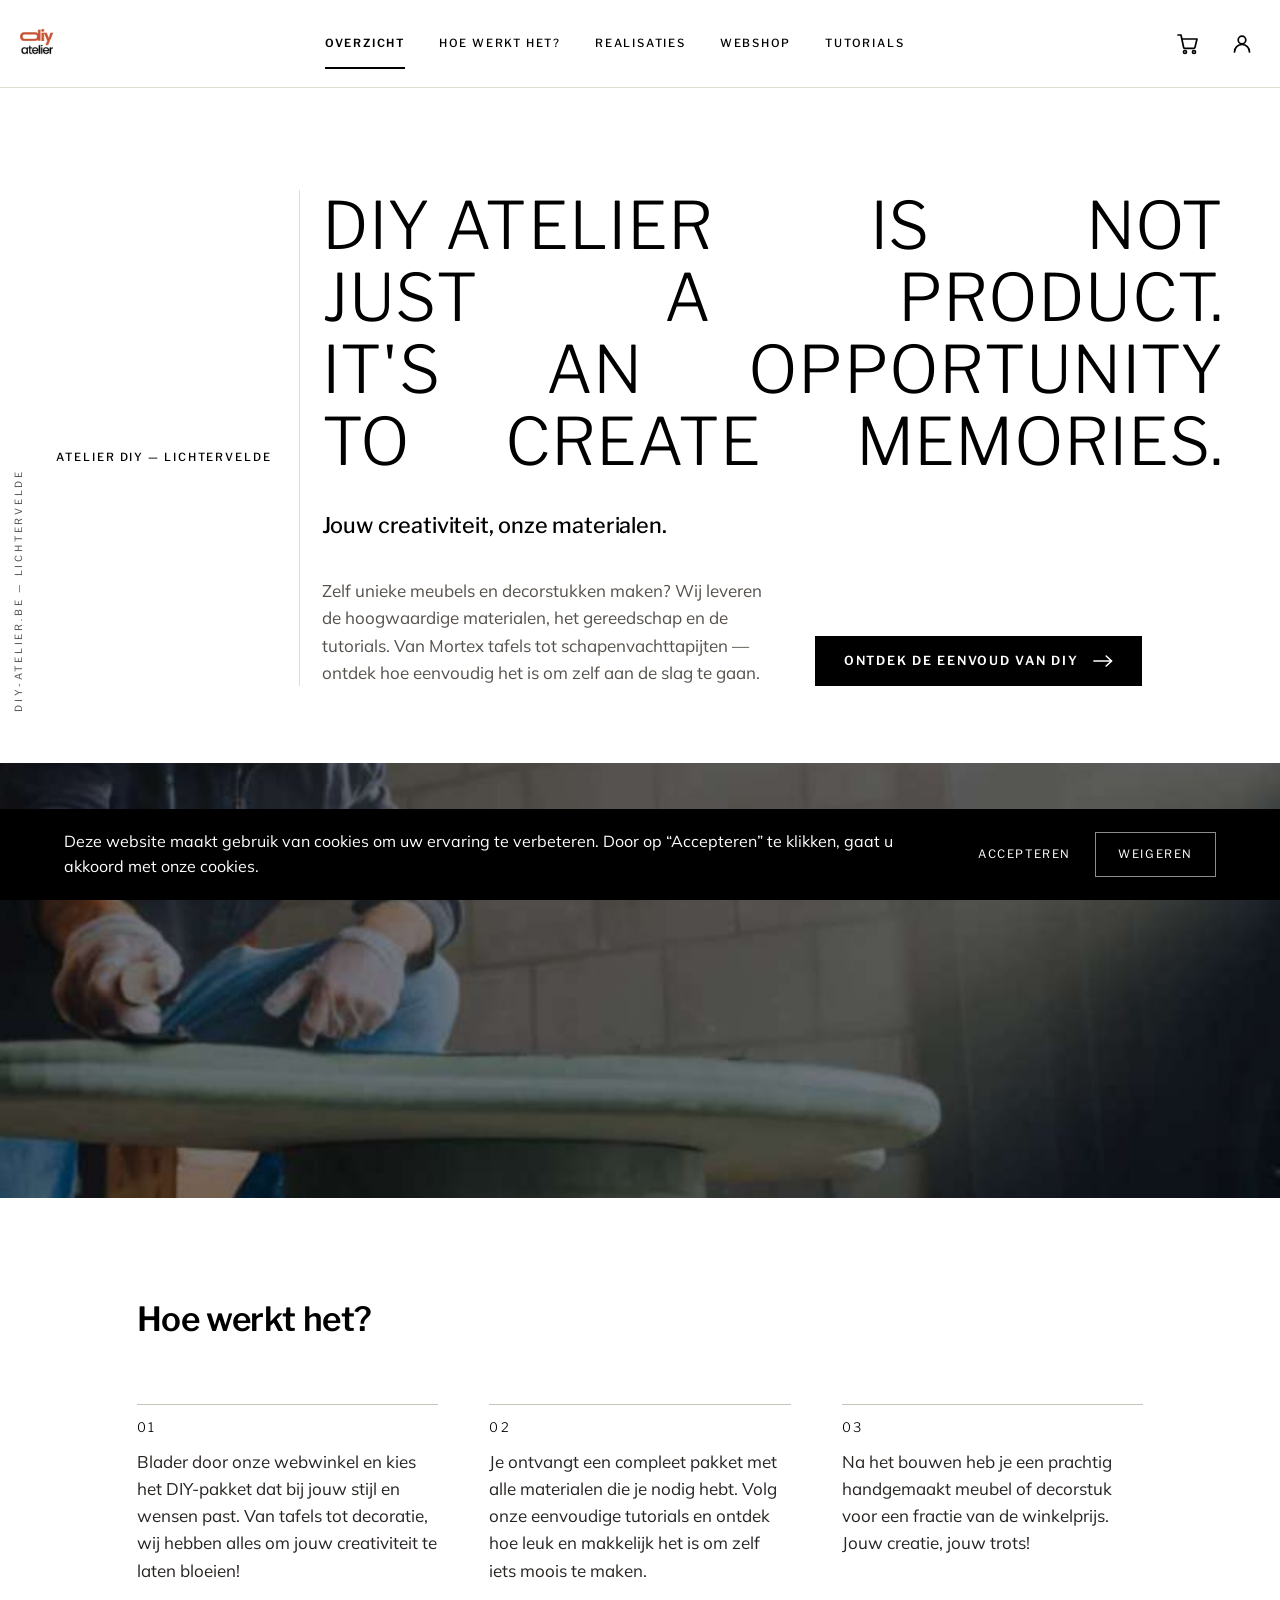
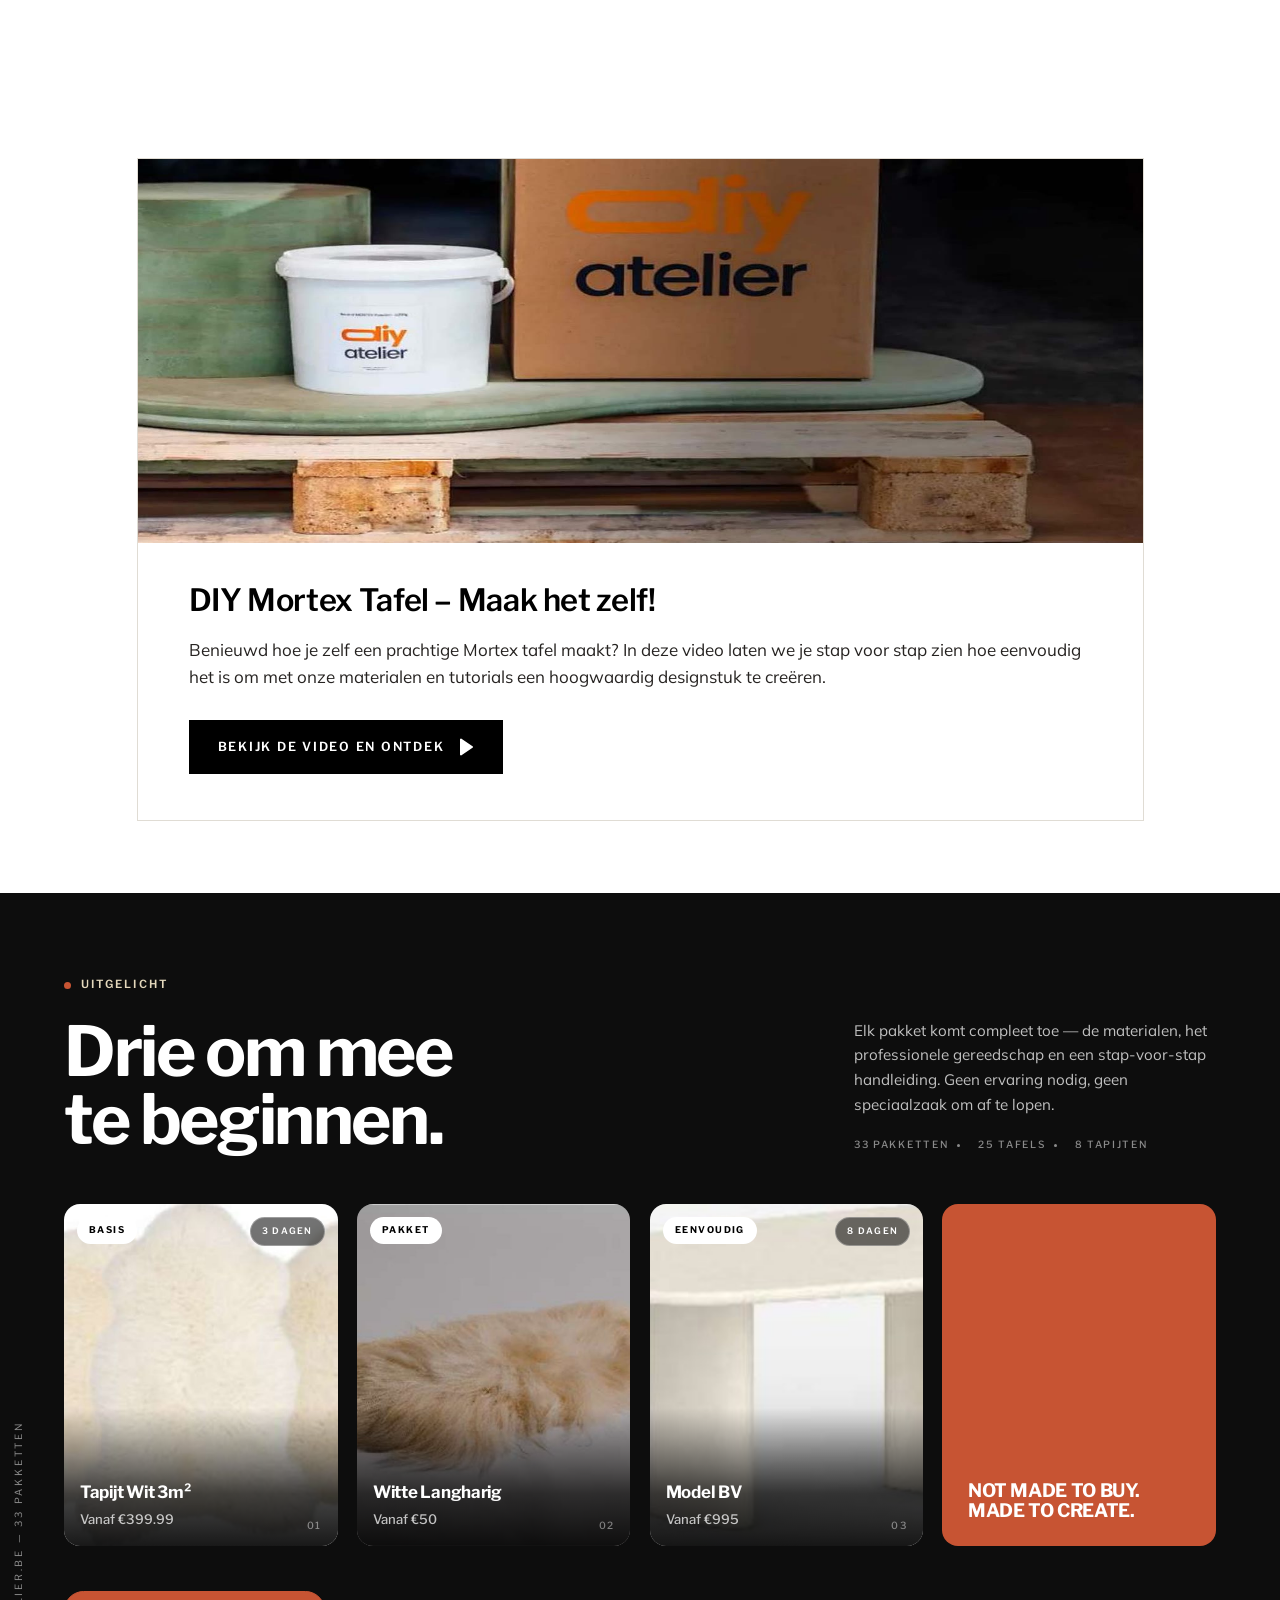
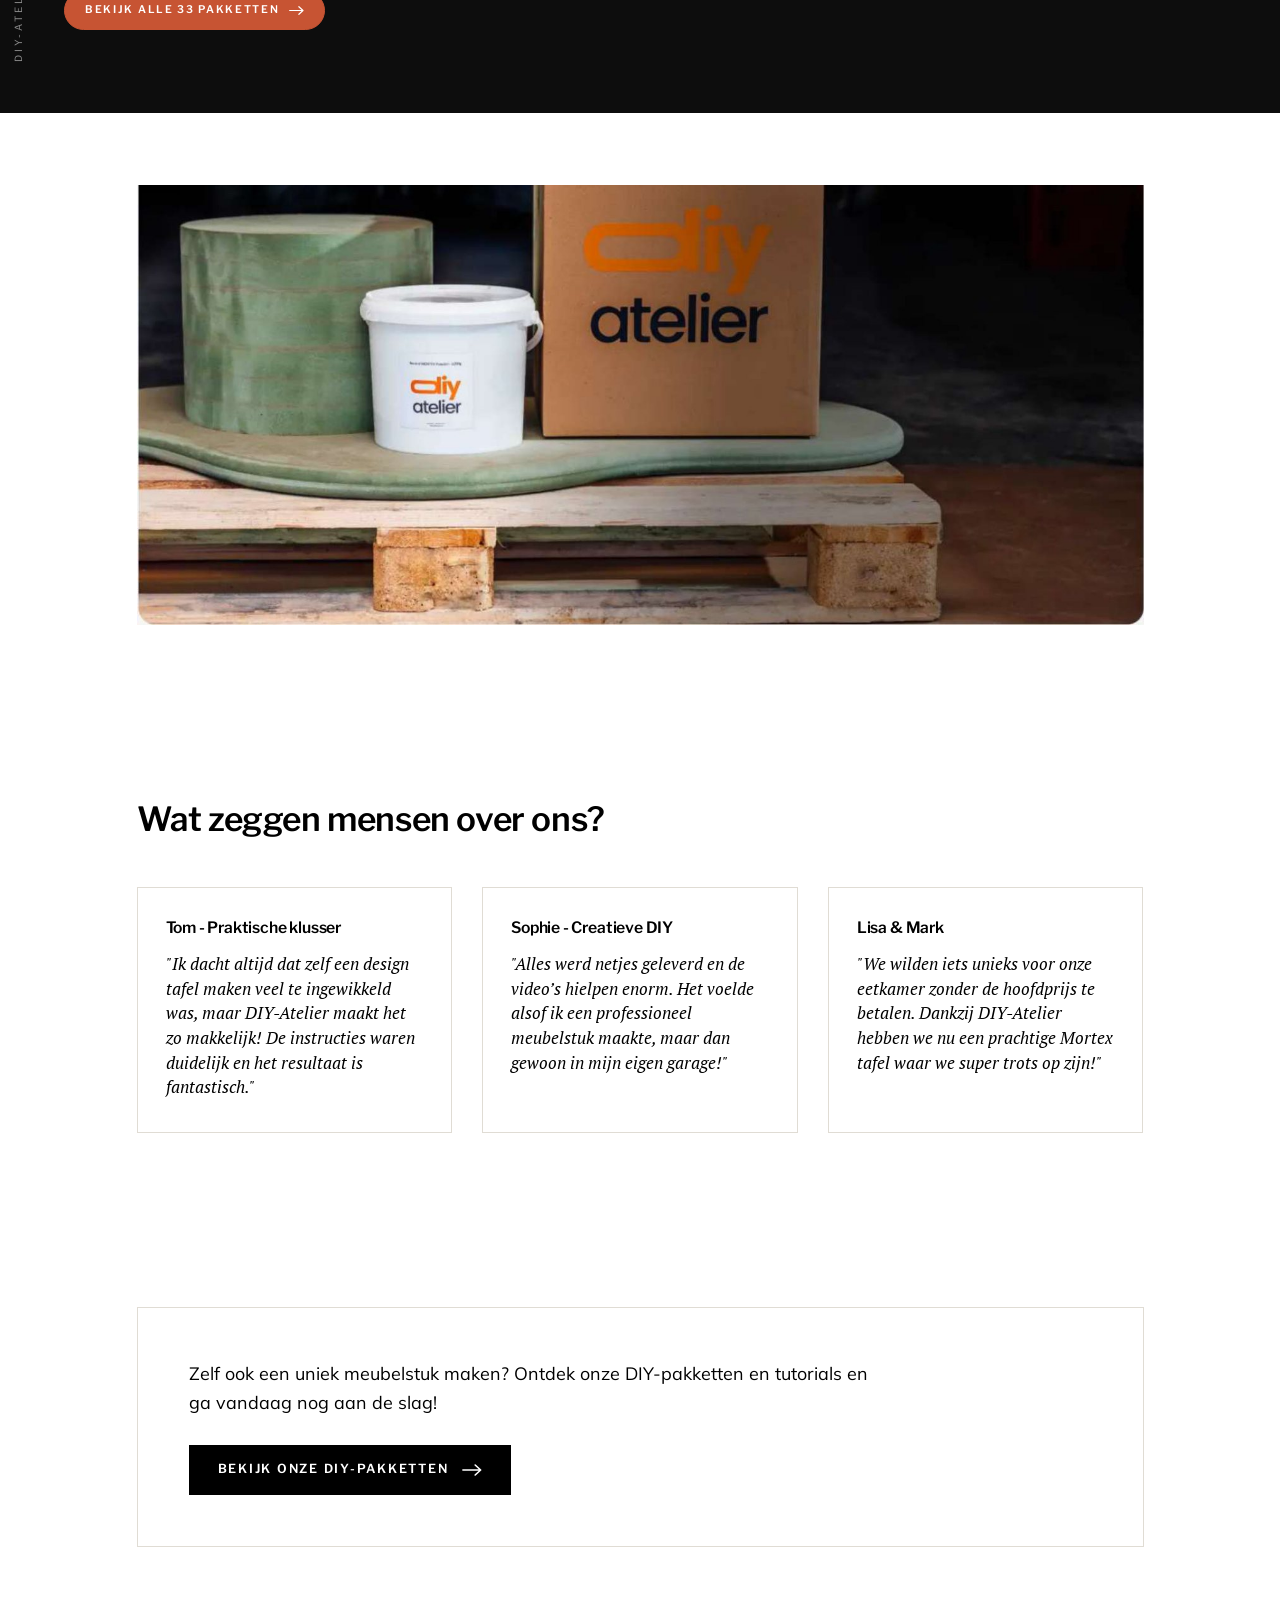
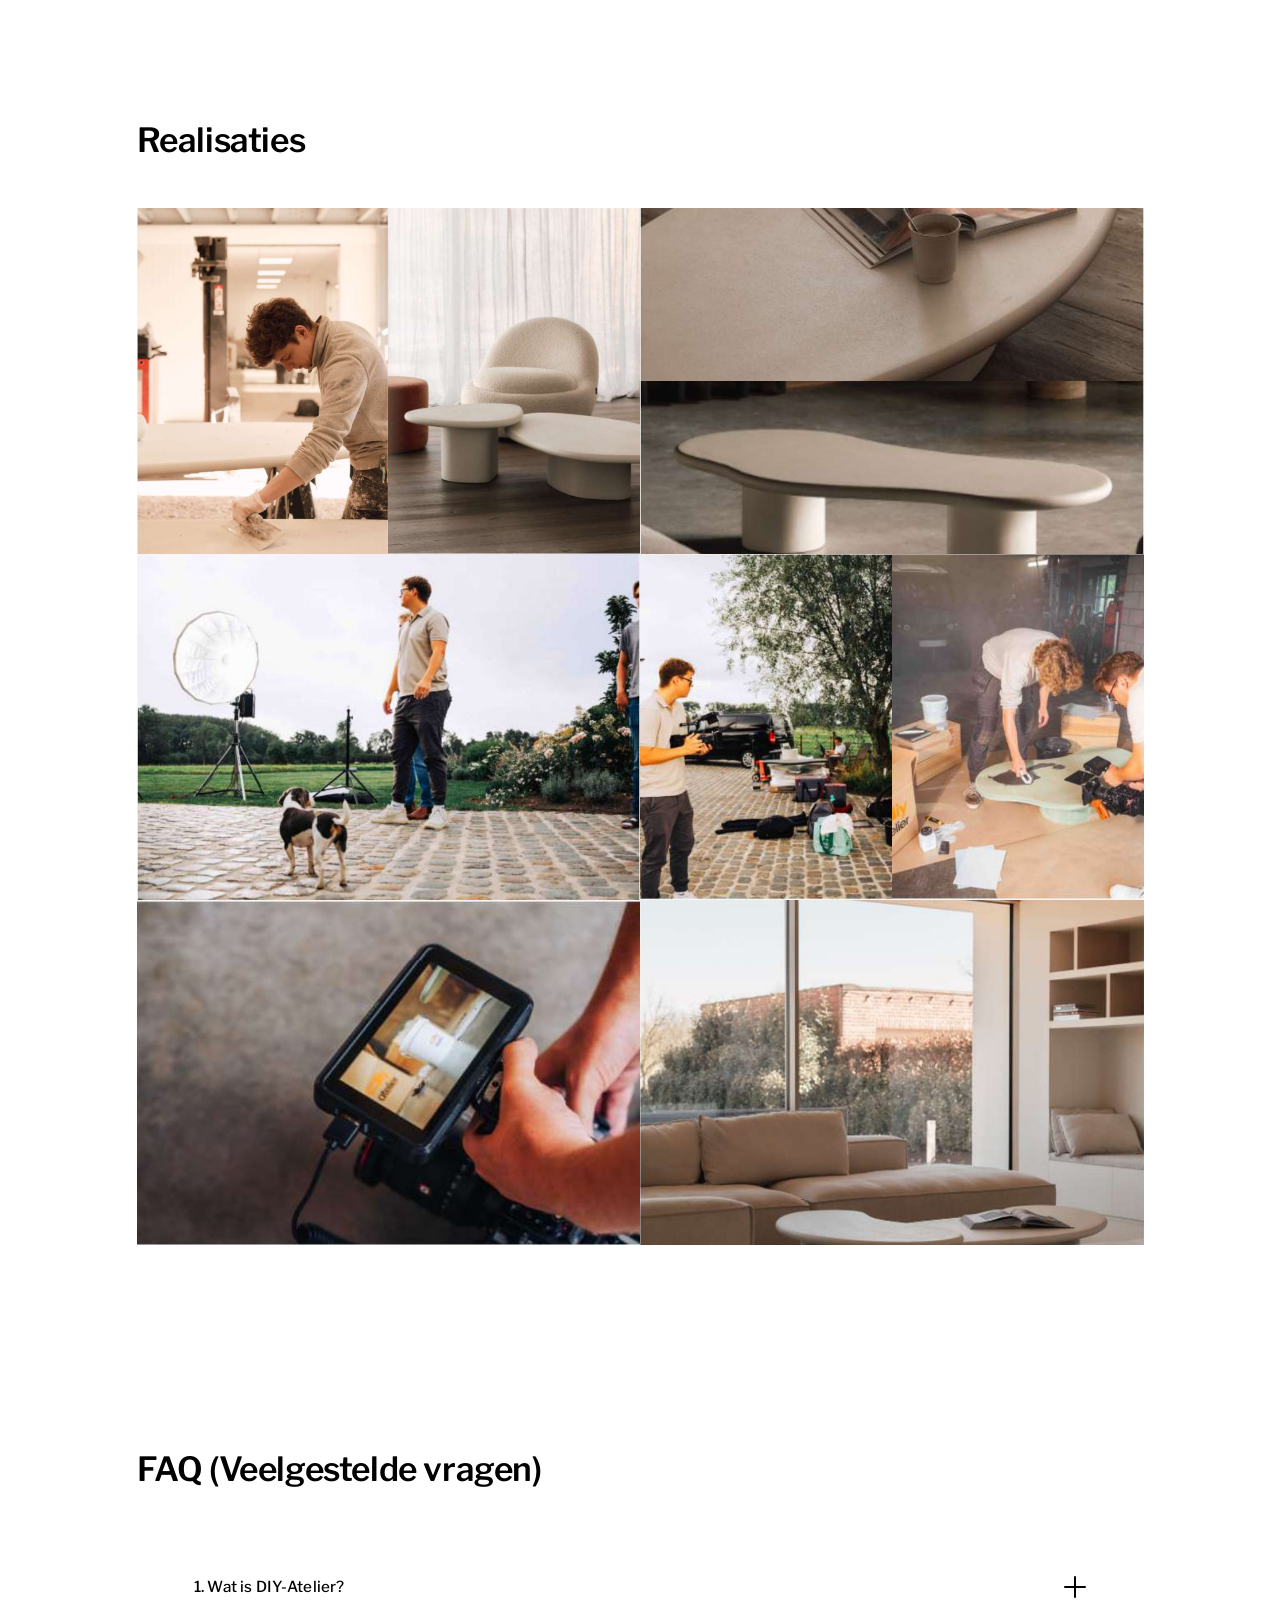
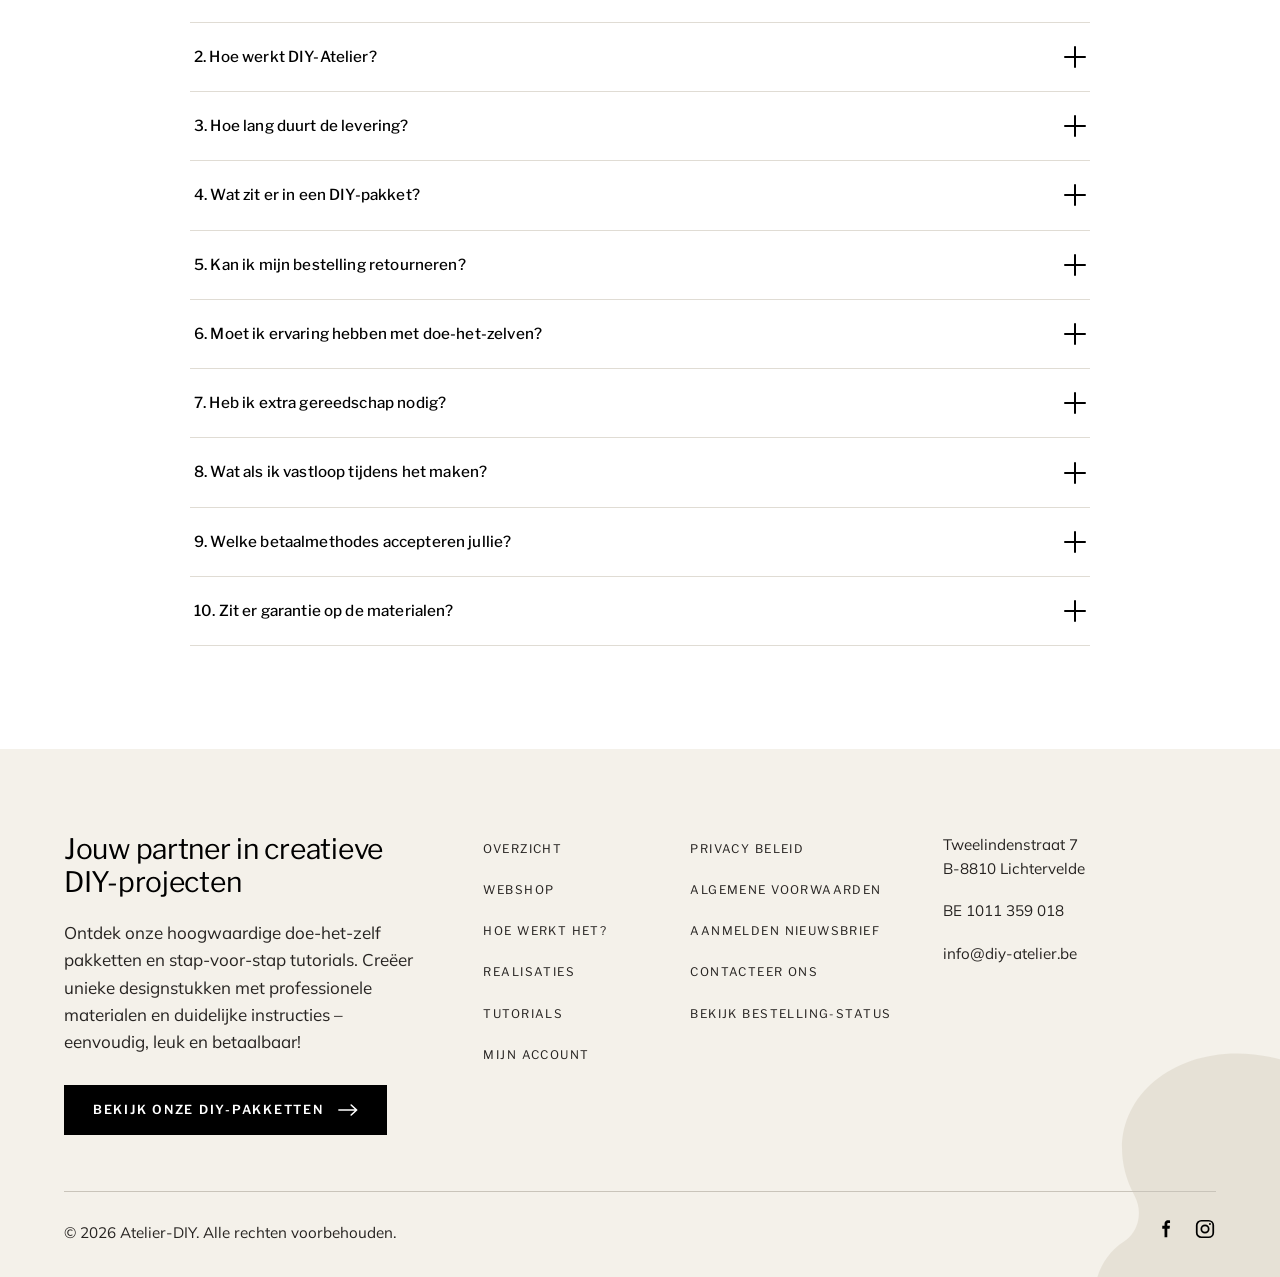
<file: index.html>
<!doctype html>
<html lang="nl">
<head>
<meta charset="utf-8">
<meta name="viewport" content="width=device-width, initial-scale=1">
<title>Atelier DIY — Jouw creativiteit, onze materialen</title>
<meta name="description" content="Zelf unieke meubels en decorstukken maken met complete DIY-pakketten, hoogwaardige materialen en duidelijke tutorials.">
<link rel="icon" href="img/icon.svg" type="image/svg+xml">
<link rel="preconnect" href="https://fonts.googleapis.com">
<link rel="preconnect" href="https://fonts.gstatic.com" crossorigin>
<link href="https://fonts.googleapis.com/css2?family=Libre+Franklin:wght@300;400;500;600;700&family=Mulish:wght@300;400;500;600;700&family=PT+Serif:ital,wght@0,400;0,700;1,400&display=swap" rel="stylesheet">
<link rel="stylesheet" href="assets/site.css">
<!-- The SETT brand layer, loaded last so it re-tints site.css from one place.
     These four pages ran without it while they were the staging replica; they
     are the brandbook build now, like webshop.html and product.html. -->
<link rel="stylesheet" href="assets/brand.css?v=1">
<!-- The set pieces the webshop worked out — the dark field, the photographic
     card, the poster block — generalised so every page can use them. -->
<link rel="stylesheet" href="assets/pages.css?v=1">
</head>
<body>
<a class="skip" href="#main">Ga naar inhoud</a>
<header class="site-header">
  <div class="wrap-wide">
    <a class="logo sett-lockup" href="index.html" aria-label="Atelier DIY — home">
      <img src="img/logo-brand.png" alt="Atelier DIY" width="44" height="38">
    </a>
    <nav class="nav" id="nav" aria-label="Hoofdnavigatie"><a href="index.html" aria-current="page">Overzicht</a><a href="hoe-werkt-het.html">Hoe werkt het?</a><a href="realisaties.html">Realisaties</a><a href="webshop.html">Webshop</a><a href="tutorials.html">Tutorials</a></nav>
    <div class="header-actions">
      <a href="#" aria-label="Winkelmandje"><svg width="24" height="24" viewBox="0 0 24 24" fill="none" stroke="currentColor" stroke-width="1.7" stroke-linecap="round" stroke-linejoin="round" aria-hidden="true"><circle cx="9" cy="20" r="1.5"/><circle cx="18" cy="20" r="1.5"/><path d="M2 3h3l2.6 12.2a1.5 1.5 0 0 0 1.5 1.2h8.4a1.5 1.5 0 0 0 1.5-1.2L21 7H6"/></svg></a>
      <a href="#" aria-label="Mijn account">
        <svg width="24" height="24" viewBox="0 0 24 24" fill="none" stroke="currentColor" stroke-width="1.7" stroke-linecap="round" aria-hidden="true"><circle cx="12" cy="8" r="3.8"/><path d="M4.5 20a7.5 7.5 0 0 1 15 0"/></svg>
      </a>
      <button class="burger" id="burger" aria-expanded="false" aria-controls="nav" aria-label="Menu">
        <svg width="26" height="26" viewBox="0 0 24 24" fill="none" stroke="currentColor" stroke-width="2" stroke-linecap="round" aria-hidden="true"><path d="M4 7h16M4 12h16M4 17h16"/></svg>
      </button>
    </div>
  </div>
</header>
<main id="main">
<section class="sett-statement sett-field">
  <span class="sett-rail" aria-hidden="true">diy-atelier.be — Lichtervelde</span>
  <div class="sett-statement-inner">
    <p class="t-label">Atelier DIY — Lichtervelde</p>
    <h1 class="t-statement spread" lang="en">
      <span><b>DIY ATELIER</b> <b>IS</b> <b>NOT</b></span>
      <span><b>JUST</b> <b>A</b> <b>PRODUCT.</b></span>
      <span><b>IT'S</b> <b>AN</b> <b>OPPORTUNITY</b></span>
      <span><b>TO</b> <b>CREATE</b> <b>MEMORIES.</b></span>
    </h1>
    <p class="sett-sub">Jouw creativiteit, onze materialen.</p>
    <div class="sett-statement-foot">
      <p>Zelf unieke meubels en decorstukken maken? Wij leveren de hoogwaardige materialen, het gereedschap en de tutorials. Van Mortex tafels tot schapenvachttapijten — ontdek hoe eenvoudig het is om zelf aan de slag te gaan.</p>
      <a class="btn" href="#hoe-werkt-het">Ontdek de eenvoud van DIY <svg width="20" height="14" viewBox="0 0 22 14" fill="none" stroke="currentColor" stroke-width="1.8" stroke-linecap="round" stroke-linejoin="round" aria-hidden="true"><path d="M1 7h19M14.5 1.5 20.5 7l-6 5.5"/></svg></a>
    </div>
  </div>
</section>

<section class="sett-plate sett-plate-wide">
  <img src="img/ov-hero.jpg" alt="Een maker werkt een Mortex tafelblad af in het atelier" loading="eager">
</section>

<section class="section" id="hoe-werkt-het">
  <div class="wrap">
    <h2 class="center">Hoe werkt het?</h2>
    <div class="cols3"><div><div class="col-icon"><svg viewBox="0 0 40 40" fill="none" stroke="currentColor" stroke-width="2.4" stroke-linecap="round" stroke-linejoin="round" aria-hidden="true"><path d="M15 20V9a2.6 2.6 0 0 1 5.2 0v9"/><path d="M20.2 18.5v-2a2.4 2.4 0 0 1 4.8 0v2"/><path d="M25 18.8v-1.3a2.4 2.4 0 0 1 4.8 0v8.2c0 5.4-3.4 8.8-8.6 8.8-4.6 0-6.6-1.8-8.8-5.4l-3.2-5.3a2.5 2.5 0 0 1 4.1-2.8L15 24"/></svg></div><p>Blader door onze webwinkel en kies het DIY-pakket dat bij jouw stijl en wensen past. Van tafels tot decoratie, wij hebben alles om jouw creativiteit te laten bloeien!</p></div><div><div class="col-icon"><svg viewBox="0 0 40 40" fill="none" stroke="currentColor" stroke-width="2.4" stroke-linecap="round" stroke-linejoin="round" aria-hidden="true"><path d="M20 15.5 6 11l6-5 8 3 8-3 6 5-14 4.5Z"/><path d="M6 11v15l14 5 14-5V11"/><path d="M20 15.5V31"/></svg></div><p>Je ontvangt een compleet pakket met alle materialen die je nodig hebt. Volg onze eenvoudige tutorials en ontdek hoe leuk en makkelijk het is om zelf iets moois te maken.</p></div><div><div class="col-icon"><svg viewBox="0 0 40 40" fill="none" stroke="currentColor" stroke-width="2.4" stroke-linecap="round" stroke-linejoin="round" aria-hidden="true"><ellipse cx="20" cy="15" rx="16" ry="6"/><path d="M16 20.5V31M24 20.5V31"/></svg></div><p>Na het bouwen heb je een prachtig handgemaakt meubel of decorstuk voor een fractie van de winkelprijs. Jouw creatie, jouw trots!</p></div></div>
  </div>
</section>

<section class="section-tight">
  <div class="wrap">
    <div class="video-cta" id="videoCta" style="background-image:url('img/ov-video.jpg')">
      <div class="video-cta-copy">
        <h2>DIY Mortex Tafel – Maak het zelf!</h2>
        <p>Benieuwd hoe je zelf een prachtige Mortex tafel maakt? In deze video laten we je
           stap voor stap zien hoe eenvoudig het is om met onze materialen en tutorials een
           hoogwaardig designstuk te creëren.</p>
        <button class="btn" type="button" id="videoCtaPlay" aria-controls="videoCtaPlayer" aria-expanded="false">Bekijk de video en ontdek <svg width="16" height="18" viewBox="0 0 16 18" fill="currentColor" aria-hidden="true"><path d="M2 1.6a1 1 0 0 1 1.5-.87l11 7.4a1 1 0 0 1 0 1.74l-11 7.4A1 1 0 0 1 2 16.4z"/></svg></button>
      </div>
      <video class="video-cta-player" id="videoCtaPlayer" controls playsinline preload="none"
             poster="img/ov-video.jpg" width="1280" height="794" tabindex="-1">
        <source src="video/ov-mortex.webm" type="video/webm">
        <source src="video/ov-mortex.mp4" type="video/mp4">
        Je browser ondersteunt geen video.
      </video>
    </div>
  </div>
</section>

<!-- Uitgelicht — the catalogue's set piece, at three cards.
     The carousel arrows went with it: they were a control for a rail that
     never scrolled, and the row is three cards and a poster now. -->
<section class="sett-dark" aria-labelledby="uitgelicht-h">
  <span class="sett-rail" aria-hidden="true">diy-atelier.be — 33 pakketten</span>
  <div class="sett-dark-inner">
    <div class="sett-masthead">
      <div>
        <p class="sett-eyebrow">Uitgelicht</p>
        <h2 class="sett-masthead-h" id="uitgelicht-h">Drie om mee<br>te beginnen.</h2>
      </div>
      <div>
        <p class="sett-masthead-lede">Elk pakket komt compleet toe — de materialen, het
           professionele gereedschap en een stap-voor-stap handleiding. Geen ervaring nodig,
           geen speciaalzaak om af te lopen.</p>
        <p class="sett-index"><span>33 pakketten</span><span>25 tafels</span><span>8 tapijten</span></p>
      </div>
    </div>

    <div class="sett-grid sett-grid-4">
    <article class="sett-card">
    <img src="img/ov-prod1.jpg" alt="Wit schapenvacht tapijt van 3 m²" loading="lazy">
    <span class="sett-card-pill">Basis</span>
    <span class="sett-card-tag">3 dagen</span>
    <span class="sett-card-num" aria-hidden="true">01</span>
      <div class="sett-card-body">
        <p class="sett-card-title"><a class="sett-stretch" href="webshop.html">Tapijt Wit 3m²</a></p>
        <p class="sett-card-sub">Vanaf €399.99</p>
      </div>
    </article>
    <article class="sett-card">
    <img src="img/ov-prod2.jpg" alt="Wit langharig schapenvacht" loading="lazy">
    <span class="sett-card-pill">Pakket</span>
    <span class="sett-card-num" aria-hidden="true">02</span>
      <div class="sett-card-body">
        <p class="sett-card-title"><a class="sett-stretch" href="webshop.html">Witte Langharig</a></p>
        <p class="sett-card-sub">Vanaf €50</p>
      </div>
    </article>
    <article class="sett-card">
    <img src="img/ov-prod3.jpg" alt="Model BV eettafel in Mortex" loading="lazy">
    <span class="sett-card-pill">Eenvoudig</span>
    <span class="sett-card-tag">8 dagen</span>
    <span class="sett-card-num" aria-hidden="true">03</span>
      <div class="sett-card-body">
        <p class="sett-card-title"><a class="sett-stretch" href="webshop.html">Model BV</a></p>
        <p class="sett-card-sub">Vanaf €995</p>
      </div>
    </article>
    <!-- 5.6 — the poster block, carrying baseline 3 of 1.3 -->
    <p class="sett-poster" lang="en">Not made to buy. Made to create.</p>
    </div>

    <p class="sett-dark-cta">
      <a class="sett-pill sett-pill-solid" href="webshop.html">Bekijk alle 33 pakketten <svg width="20" height="14" viewBox="0 0 22 14" fill="none" stroke="currentColor" stroke-width="1.8" stroke-linecap="round" stroke-linejoin="round" aria-hidden="true"><path d="M1 7h19M14.5 1.5 20.5 7l-6 5.5"/></svg></a>
    </p>
  </div>
</section>

<section class="section-tight">
  <div class="wrap">
    <img src="img/ov-pallet.jpg" alt="DIY-Atelier verpakking en materiaal op een pallet"
         style="width:100%;border-radius:var(--radius-lg)" loading="lazy">
  </div>
</section>

<section class="section">
  <div class="wrap">
    <h2 style="margin-bottom:48px">Wat zeggen mensen over ons?</h2>
    <div class="quote-grid"><article class="quote"><h3>Tom - Praktische klusser</h3><p>&quot;Ik dacht altijd dat zelf een design tafel maken veel te ingewikkeld was, maar DIY-Atelier maakt het zo makkelijk! De instructies waren duidelijk en het resultaat is fantastisch.&quot;</p></article><article class="quote"><h3>Sophie - Creatieve DIY</h3><p>&quot;Alles werd netjes geleverd en de video&rsquo;s hielpen enorm. Het voelde alsof ik een professioneel meubelstuk maakte, maar dan gewoon in mijn eigen garage!&quot;</p></article><article class="quote"><h3>Lisa &amp; Mark</h3><p>&quot;We wilden iets unieks voor onze eetkamer zonder de hoofdprijs te betalen. Dankzij DIY-Atelier hebben we nu een prachtige Mortex tafel waar we super trots op zijn!&quot;</p></article></div>
  </div>
</section>

<section class="section-tight">
  <div class="wrap">
    <div class="panel">
      <p>Zelf ook een uniek meubelstuk maken? Ontdek onze DIY-pakketten en tutorials en ga
         vandaag nog aan de slag!</p>
      <a class="btn" href="webshop.html">Bekijk onze DIY-pakketten <svg width="20" height="14" viewBox="0 0 22 14" fill="none" stroke="currentColor" stroke-width="1.8" stroke-linecap="round" stroke-linejoin="round" aria-hidden="true"><path d="M1 7h19M14.5 1.5 20.5 7l-6 5.5"/></svg></a>
    </div>
  </div>
</section>

<section class="section">
  <div class="wrap">
    <h2 style="margin-bottom:48px">Realisaties</h2>
    <div class="sett-mosaic">
    <figure class="m-h2"><img src="img/rz-1-1.jpg" alt="Maker werkt een Mortex tafelblad af in het atelier" loading="lazy"></figure>
    <figure class="m-h2"><img src="img/rz-1-2.jpg" alt="Twee afgewerkte Mortex salontafels in een lichte woonkamer" loading="lazy"></figure>
    <figure class="m-w2"><img src="img/rz-2-1.jpg" alt="Bovenaanzicht van twee Mortex salontafels met magazine" loading="lazy"></figure>
    <figure class="m-w2"><img src="img/rz-2-2.jpg" alt="Langwerpige Mortex salontafel in een donker interieur" loading="lazy"></figure>
    <figure class="m-w2 m-h2"><img src="img/rz-2-3.jpg" alt="Fotoshoot op een kasseiweg met hond" loading="lazy"></figure>
    <figure class="m-h2"><img src="img/rz-3-1.jpg" alt="Materiaal wordt uitgeladen bij een buitenopname" loading="lazy"></figure>
    <figure class="m-h2"><img src="img/rz-3-2.jpg" alt="Twee makers werken samen aan een tafelblad in het atelier" loading="lazy"></figure>
    <figure class="m-w2 m-h2"><img src="img/rz-3-3.jpg" alt="Cameramonitor tijdens een productopname" loading="lazy"></figure>
    <figure class="m-w2 m-h2"><img src="img/rz-3-4.jpg" alt="Mortex salontafel in een woonkamer met zicht op de tuin" loading="lazy"></figure>
  </div>
  </div>
</section>

<section class="section">
  <div class="wrap">
    <h2 class="center">FAQ (Veelgestelde vragen)</h2>
    <div class="faq">
      <div class="faq-item">
        <button class="faq-q" type="button" aria-expanded="false" aria-controls="faq-a1" id="faq-q1">
          <span>1. Wat is DIY-Atelier?</span><span class="faq-icon" aria-hidden="true"></span>
        </button>
        <div class="faq-a" id="faq-a1" role="region" aria-labelledby="faq-q1">
          <div><p>DIY-Atelier is hét platform voor doe-het-zelf projecten met hoogwaardige materialen en duidelijke tutorials. We helpen je om zelf design meubels en decorstukken te maken tegen een betaalbare prijs. Elk project wordt volledig ondersteund met de nodige uitleg in videoform. Hierdoor kan elk project zoals een professional tot een goed einde gebracht worden.</p></div>
        </div>
      </div>
      <div class="faq-item">
        <button class="faq-q" type="button" aria-expanded="false" aria-controls="faq-a2" id="faq-q2">
          <span>2. Hoe werkt DIY-Atelier?</span><span class="faq-icon" aria-hidden="true"></span>
        </button>
        <div class="faq-a" id="faq-a2" role="region" aria-labelledby="faq-q2">
          <div><p>Heel eenvoudig! Je kiest een DIY-pakket in onze webshop, ontvangt alle benodigde materialen thuis en volgt onze stapsgewijze tutorials om jouw eigen unieke meubel of decorstuk te maken.</p></div>
        </div>
      </div>
      <div class="faq-item">
        <button class="faq-q" type="button" aria-expanded="false" aria-controls="faq-a3" id="faq-q3">
          <span>3. Hoe lang duurt de levering?</span><span class="faq-icon" aria-hidden="true"></span>
        </button>
        <div class="faq-a" id="faq-a3" role="region" aria-labelledby="faq-q3">
          <div><p>Voor de DOE-HET-ZELVERS die niet kunnen wachten, kan de bestelling na 1 werkdag ook steeds opgehaald worden aan het centraal depot van DIY-atelier Belgium.</p></div>
        </div>
      </div>
      <div class="faq-item">
        <button class="faq-q" type="button" aria-expanded="false" aria-controls="faq-a4" id="faq-q4">
          <span>4. Wat zit er in een DIY-pakket?</span><span class="faq-icon" aria-hidden="true"></span>
        </button>
        <div class="faq-a" id="faq-a4" role="region" aria-labelledby="faq-q4">
          <div><p>Elk pakket bevat alle materialen die je nodig hebt, plus een stap-voor-stap handleiding en toegang tot een exclusieve tutorialvideo.</p></div>
        </div>
      </div>
      <div class="faq-item">
        <button class="faq-q" type="button" aria-expanded="false" aria-controls="faq-a5" id="faq-q5">
          <span>5. Kan ik mijn bestelling retourneren?</span><span class="faq-icon" aria-hidden="true"></span>
        </button>
        <div class="faq-a" id="faq-a5" role="region" aria-labelledby="faq-q5">
          <div><p>Wij kunnen enkel onbewerkte goederen rembourceren. Van zodra er bewerkingen uitgevoerd zijn op de aankoop/materialen, kunnen wij geen goederen onder garantie brengen.</p></div>
        </div>
      </div>
      <div class="faq-item">
        <button class="faq-q" type="button" aria-expanded="false" aria-controls="faq-a6" id="faq-q6">
          <span>6. Moet ik ervaring hebben met doe-het-zelven?</span><span class="faq-icon" aria-hidden="true"></span>
        </button>
        <div class="faq-a" id="faq-a6" role="region" aria-labelledby="faq-q6">
          <div><p>In de webshop wordt er steeds een indicatie gegeven waarop de moeilijkheidsgraad wordt weergegeven.</p></div>
        </div>
      </div>
      <div class="faq-item">
        <button class="faq-q" type="button" aria-expanded="false" aria-controls="faq-a7" id="faq-q7">
          <span>7. Heb ik extra gereedschap nodig?</span><span class="faq-icon" aria-hidden="true"></span>
        </button>
        <div class="faq-a" id="faq-a7" role="region" aria-labelledby="faq-q7">
          <div><p>Elk pakket (geen individuele stukken) wordt voorzien van ALLE nodige onderdelen die essentieel zijn om jouw project tot een goed einde te brengen. Hierbij wordt er niets van extra gereedschap vereist. Bij aankoop van individuele stukken worden geen extra tools meegeleverd.</p></div>
        </div>
      </div>
      <div class="faq-item">
        <button class="faq-q" type="button" aria-expanded="false" aria-controls="faq-a8" id="faq-q8">
          <span>8. Wat als ik vastloop tijdens het maken?</span><span class="faq-icon" aria-hidden="true"></span>
        </button>
        <div class="faq-a" id="faq-a8" role="region" aria-labelledby="faq-q8">
          <div><p>Geen zorgen! Onze tutorials helpen je stap voor stap. Kom je er toch niet uit? Stuur ons een berichtje en we helpen je verder.</p></div>
        </div>
      </div>
      <div class="faq-item">
        <button class="faq-q" type="button" aria-expanded="false" aria-controls="faq-a9" id="faq-q9">
          <span>9. Welke betaalmethodes accepteren jullie?</span><span class="faq-icon" aria-hidden="true"></span>
        </button>
        <div class="faq-a" id="faq-a9" role="region" aria-labelledby="faq-q9">
          <div><p>Je kunt veilig betalen met iDEAL, creditcard, PayPal en Bancontact.</p></div>
        </div>
      </div>
      <div class="faq-item">
        <button class="faq-q" type="button" aria-expanded="false" aria-controls="faq-a10" id="faq-q10">
          <span>10. Zit er garantie op de materialen?</span><span class="faq-icon" aria-hidden="true"></span>
        </button>
        <div class="faq-a" id="faq-a10" role="region" aria-labelledby="faq-q10">
          <div><p>Wij kunnen enkel instaan voor ontvangen goederen die beschadigd zijn. Van zodra er bewerkingen uitgevoerd zijn op de aankoop/materialen, kunnen wij geen goederen onder garantie brengen.</p></div>
        </div>
      </div>
    </div>
  </div>
</section>
</main>
<footer class="site-footer">
  <div class="wrap-wide">
    <div class="footer-grid">
      <div>
        <h2>Jouw partner in creatieve<br>DIY-projecten</h2>
        <p>Ontdek onze hoogwaardige doe-het-zelf pakketten en stap-voor-stap tutorials.
           Creëer unieke designstukken met professionele materialen en duidelijke
           instructies – eenvoudig, leuk en betaalbaar!</p>
        <a class="btn" href="webshop.html">Bekijk onze DIY-pakketten <svg width="20" height="14" viewBox="0 0 22 14" fill="none" stroke="currentColor" stroke-width="1.8" stroke-linecap="round" stroke-linejoin="round" aria-hidden="true"><path d="M1 7h19M14.5 1.5 20.5 7l-6 5.5"/></svg></a>
      </div>
      <nav aria-label="Sitemap">
        <ul class="footer-nav">
          <li><a href="index.html">Overzicht</a></li>
          <li><a href="webshop.html">Webshop</a></li>
          <li><a href="hoe-werkt-het.html">Hoe werkt het?</a></li>
          <li><a href="realisaties.html">Realisaties</a></li>
          <li><a href="tutorials.html">Tutorials</a></li>
          <li><a href="#">Mijn account</a></li>
        </ul>
      </nav>
      <nav aria-label="Klantendienst">
        <ul class="footer-nav">
          <li><a href="#">Privacy beleid</a></li>
          <li><a href="#">Algemene voorwaarden</a></li>
          <li><a href="#">Aanmelden nieuwsbrief</a></li>
          <li><a href="#">Contacteer ons</a></li>
          <li><a href="#">Bekijk bestelling-status</a></li>
        </ul>
      </nav>
      <address class="footer-contact">
        <span>Tweelindenstraat 7<br>B-8810 Lichtervelde</span>
        <span>BE 1011 359 018</span>
        <a href="mailto:info@diy-atelier.be">info@diy-atelier.be</a>
      </address>
    </div>
    <div class="footer-bottom">
      <span>© 2026 Atelier-DIY. Alle rechten voorbehouden.</span>
      <span class="socials">
        <a href="#" aria-label="Facebook"><svg width="22" height="22" viewBox="0 0 24 24" fill="currentColor" aria-hidden="true"><path d="M14.5 8.5V6.8c0-.8.2-1.3 1.4-1.3h1.6V2.6C17.2 2.5 16.3 2.4 15.3 2.4c-2.2 0-3.8 1.4-3.8 4v2.1H9v3.2h2.5V21h3V11.7h2.5l.4-3.2z"/></svg></a>
        <a href="#" aria-label="Instagram"><svg width="22" height="22" viewBox="0 0 24 24" fill="none" stroke="currentColor" stroke-width="1.9" aria-hidden="true"><rect x="3" y="3" width="18" height="18" rx="5"/><circle cx="12" cy="12" r="4"/><circle cx="17.4" cy="6.6" r="1.1" fill="currentColor" stroke="none"/></svg></a>
      </span>
    </div>
  </div>
</footer>

<div class="cookie" id="cookie" role="region" aria-label="Cookiemelding">
  <div class="wrap-wide">
    <p>Deze website maakt gebruik van cookies om uw ervaring te verbeteren. Door op
       &ldquo;Accepteren&rdquo; te klikken, gaat u akkoord met onze cookies.</p>
    <div class="cookie-actions">
      <button type="button" data-cookie="accept">Accepteren</button>
      <button type="button" class="refuse" data-cookie="refuse">Weigeren</button>
    </div>
  </div>
</div>
<script src="assets/site.js"></script>
</body>
</html>
</file>
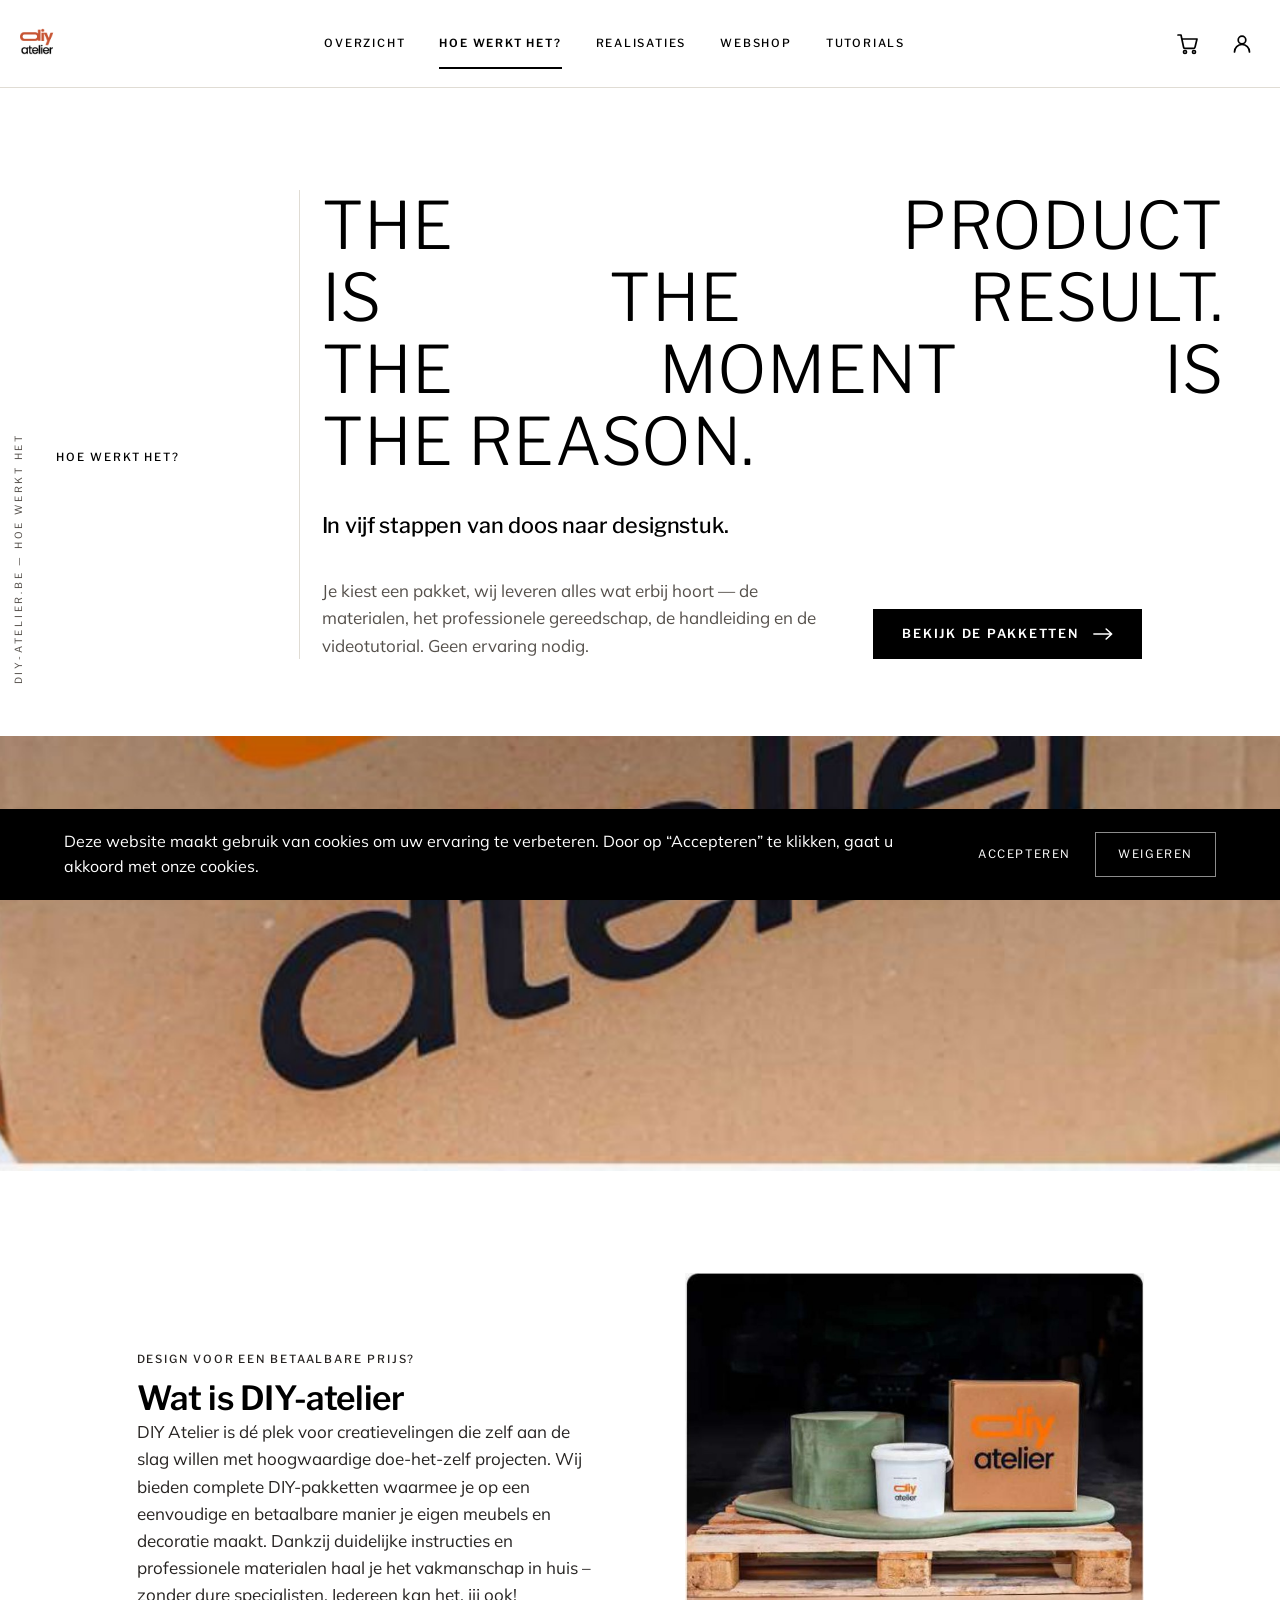
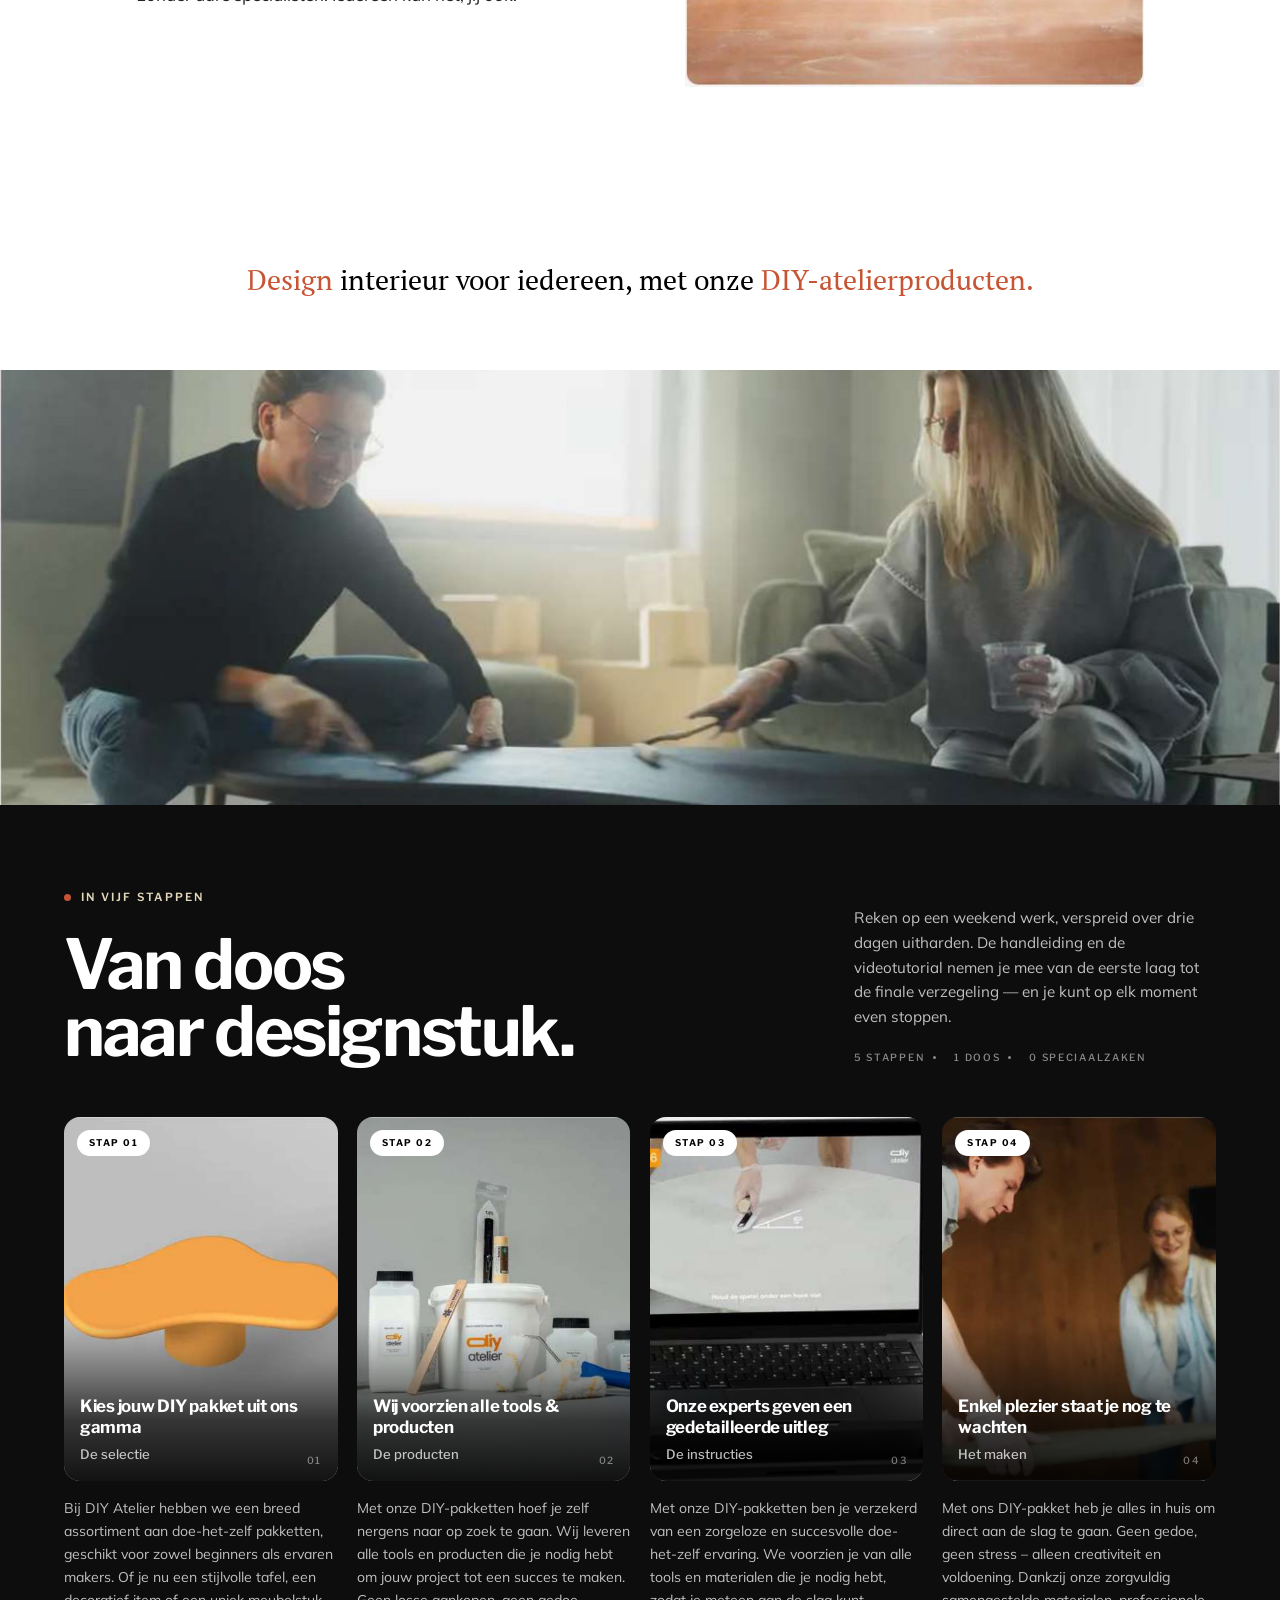
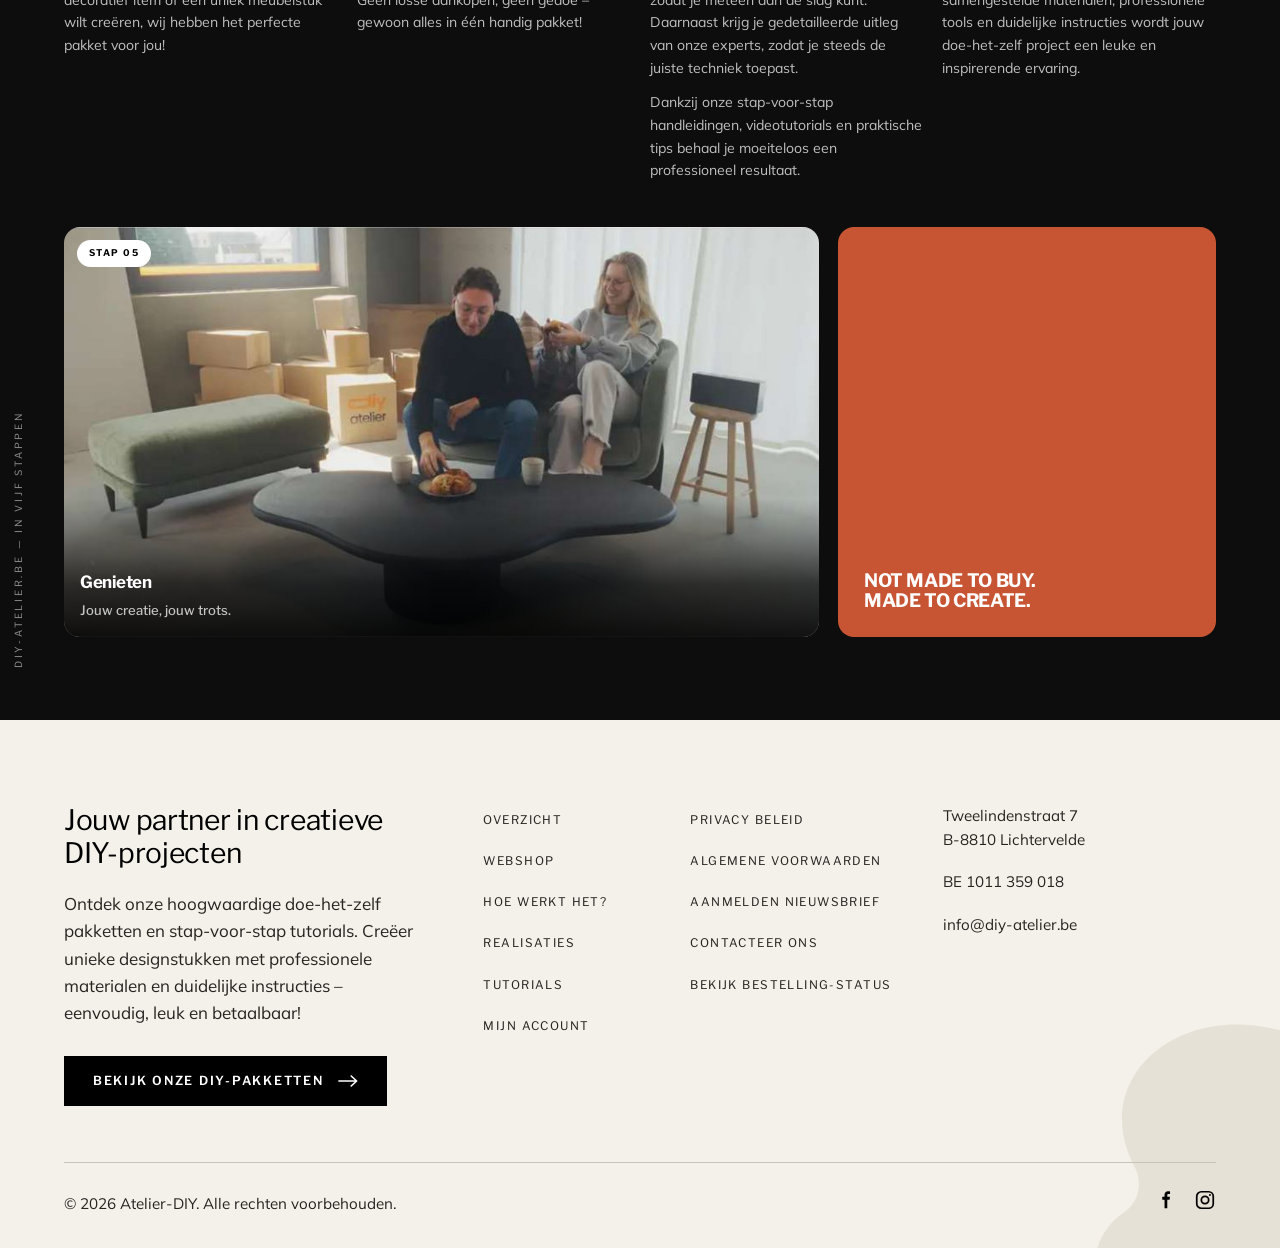
<file: hoe-werkt-het.html>
<!doctype html>
<html lang="nl">
<head>
<meta charset="utf-8">
<meta name="viewport" content="width=device-width, initial-scale=1">
<title>Hoe werkt het? — Atelier DIY</title>
<meta name="description" content="In vijf stappen van DIY-pakket naar afgewerkt designstuk.">
<link rel="icon" href="img/icon.svg" type="image/svg+xml">
<link rel="preconnect" href="https://fonts.googleapis.com">
<link rel="preconnect" href="https://fonts.gstatic.com" crossorigin>
<link href="https://fonts.googleapis.com/css2?family=Libre+Franklin:wght@300;400;500;600;700&family=Mulish:wght@300;400;500;600;700&family=PT+Serif:ital,wght@0,400;0,700;1,400&display=swap" rel="stylesheet">
<link rel="stylesheet" href="assets/site.css">
<!-- The SETT brand layer, loaded last so it re-tints site.css from one place.
     These four pages ran without it while they were the staging replica; they
     are the brandbook build now, like webshop.html and product.html. -->
<link rel="stylesheet" href="assets/brand.css?v=1">
<!-- The set pieces the webshop worked out — the dark field, the photographic
     card, the poster block — generalised so every page can use them. -->
<link rel="stylesheet" href="assets/pages.css?v=1">
</head>
<body>
<a class="skip" href="#main">Ga naar inhoud</a>
<header class="site-header">
  <div class="wrap-wide">
    <a class="logo sett-lockup" href="index.html" aria-label="Atelier DIY — home">
      <img src="img/logo-brand.png" alt="Atelier DIY" width="44" height="38">
    </a>
    <nav class="nav" id="nav" aria-label="Hoofdnavigatie"><a href="index.html">Overzicht</a><a href="hoe-werkt-het.html" aria-current="page">Hoe werkt het?</a><a href="realisaties.html">Realisaties</a><a href="webshop.html">Webshop</a><a href="tutorials.html">Tutorials</a></nav>
    <div class="header-actions">
      <a href="#" aria-label="Winkelmandje"><svg width="24" height="24" viewBox="0 0 24 24" fill="none" stroke="currentColor" stroke-width="1.7" stroke-linecap="round" stroke-linejoin="round" aria-hidden="true"><circle cx="9" cy="20" r="1.5"/><circle cx="18" cy="20" r="1.5"/><path d="M2 3h3l2.6 12.2a1.5 1.5 0 0 0 1.5 1.2h8.4a1.5 1.5 0 0 0 1.5-1.2L21 7H6"/></svg></a>
      <a href="#" aria-label="Mijn account">
        <svg width="24" height="24" viewBox="0 0 24 24" fill="none" stroke="currentColor" stroke-width="1.7" stroke-linecap="round" aria-hidden="true"><circle cx="12" cy="8" r="3.8"/><path d="M4.5 20a7.5 7.5 0 0 1 15 0"/></svg>
      </a>
      <button class="burger" id="burger" aria-expanded="false" aria-controls="nav" aria-label="Menu">
        <svg width="26" height="26" viewBox="0 0 24 24" fill="none" stroke="currentColor" stroke-width="2" stroke-linecap="round" aria-hidden="true"><path d="M4 7h16M4 12h16M4 17h16"/></svg>
      </button>
    </div>
  </div>
</header>
<main id="main">
<section class="sett-statement sett-field">
  <span class="sett-rail" aria-hidden="true">diy-atelier.be — hoe werkt het</span>
  <div class="sett-statement-inner">
    <p class="t-label">Hoe werkt het?</p>
    <h1 class="t-statement spread" lang="en">
      <span><b>THE</b> <b>PRODUCT</b></span>
      <span><b>IS</b> <b>THE</b> <b>RESULT.</b></span>
      <span><b>THE</b> <b>MOMENT</b> <b>IS</b></span>
      <span class="tight"><b>THE REASON.</b></span>
    </h1>
    <p class="sett-sub">In vijf stappen van doos naar designstuk.</p>
    <div class="sett-statement-foot">
      <p>Je kiest een pakket, wij leveren alles wat erbij hoort — de materialen, het professionele gereedschap, de handleiding en de videotutorial. Geen ervaring nodig.</p>
      <a class="btn" href="webshop.html">Bekijk de pakketten <svg width="20" height="14" viewBox="0 0 22 14" fill="none" stroke="currentColor" stroke-width="1.8" stroke-linecap="round" stroke-linejoin="round" aria-hidden="true"><path d="M1 7h19M14.5 1.5 20.5 7l-6 5.5"/></svg></a>
    </div>
  </div>
</section>

<section class="sett-plate sett-plate-wide">
  <img src="img/hw-hero.jpg" alt="Twee makers werken samen in het atelier" loading="eager">
</section>

<section class="section">
  <div class="wrap">
    <div class="split">
      <div class="split-text">
        <p class="eyebrow">Design voor een betaalbare prijs?</p>
        <h2>Wat is DIY-atelier</h2>
        <p>DIY Atelier is dé plek voor creatievelingen die zelf aan de slag willen met
           hoogwaardige doe-het-zelf projecten. Wij bieden complete DIY-pakketten waarmee je
           op een eenvoudige en betaalbare manier je eigen meubels en decoratie maakt. Dankzij
           duidelijke instructies en professionele materialen haal je het vakmanschap in huis
           – zonder dure specialisten. Iedereen kan het, jij ook!</p>
      </div>
      <div class="split-media">
        <img src="img/hw-whatis.jpg" alt="DIY-Atelier verpakking en emmer op een pallet" loading="lazy">
      </div>
    </div>
  </div>
</section>

<section class="section-tight">
  <div class="wrap">
    <p class="lede"><span class="hl">Design</span> interieur voor iedereen, met onze
       <span class="hl">DIY-atelierproducten.</span></p>
  </div>
</section>

<!-- 04.02 — the photograph as a full-bleed plate, not a rounded panel inside
     the text column. It is the last light beat before the dark chapter. -->
<section class="sett-plate sett-plate-wide">
  <img src="img/hw-couple.jpg" alt="Twee makers werken samen aan een Mortex tafel" loading="lazy">
</section>

<section class="sett-dark" aria-labelledby="stappen-h">
  <span class="sett-rail" aria-hidden="true">diy-atelier.be — in vijf stappen</span>
  <div class="sett-dark-inner">
    <div class="sett-masthead">
      <div>
        <p class="sett-eyebrow">In vijf stappen</p>
        <h2 class="sett-masthead-h" id="stappen-h">Van doos<br>naar designstuk.</h2>
      </div>
      <div>
        <p class="sett-masthead-lede">Reken op een weekend werk, verspreid over drie dagen
           uitharden. De handleiding en de videotutorial nemen je mee van de eerste laag tot
           de finale verzegeling — en je kunt op elk moment even stoppen.</p>
        <p class="sett-index"><span>5 stappen</span><span>1 doos</span><span>0 speciaalzaken</span></p>
      </div>
    </div>

    <ol class="sett-grid sett-grid-4 sett-steps">
    <li class="sett-step">
      <article class="sett-card sett-card-tall">
    <img src="img/hw-stap1.jpg" alt="Oranje Mortex tafel op een grijze achtergrond" loading="lazy">
    <span class="sett-card-pill">Stap 01</span>
    <span class="sett-card-num" aria-hidden="true">01</span>
      <div class="sett-card-body">
        <h3 class="sett-card-title">Kies jouw DIY pakket uit ons gamma</h3>
        <p class="sett-card-sub">De selectie</p>
      </div>
    </article>
      <div class="sett-step-copy"><p>Bij DIY Atelier hebben we een breed assortiment aan doe-het-zelf pakketten, geschikt voor zowel beginners als ervaren makers. Of je nu een stijlvolle tafel, een decoratief item of een uniek meubelstuk wilt creëren, wij hebben het perfecte pakket voor jou!</p></div>
    </li>
    <li class="sett-step">
      <article class="sett-card sett-card-tall">
    <img src="img/hw-stap2.jpg" alt="Alle materialen en gereedschap uit een DIY-pakket" loading="lazy">
    <span class="sett-card-pill">Stap 02</span>
    <span class="sett-card-num" aria-hidden="true">02</span>
      <div class="sett-card-body">
        <h3 class="sett-card-title">Wij voorzien alle tools &amp; producten</h3>
        <p class="sett-card-sub">De producten</p>
      </div>
    </article>
      <div class="sett-step-copy"><p>Met onze DIY-pakketten hoef je zelf nergens naar op zoek te gaan. Wij leveren alle tools en producten die je nodig hebt om jouw project tot een succes te maken. Geen losse aankopen, geen gedoe – gewoon alles in één handig pakket!</p></div>
    </li>
    <li class="sett-step">
      <article class="sett-card sett-card-tall">
    <img src="img/hw-stap3.jpg" alt="Videotutorial op een laptop" loading="lazy">
    <span class="sett-card-pill">Stap 03</span>
    <span class="sett-card-num" aria-hidden="true">03</span>
      <div class="sett-card-body">
        <h3 class="sett-card-title">Onze experts geven een gedetailleerde uitleg</h3>
        <p class="sett-card-sub">De instructies</p>
      </div>
    </article>
      <div class="sett-step-copy"><p>Met onze DIY-pakketten ben je verzekerd van een zorgeloze en succesvolle doe-het-zelf ervaring. We voorzien je van alle tools en materialen die je nodig hebt, zodat je meteen aan de slag kunt. Daarnaast krijg je gedetailleerde uitleg van onze experts, zodat je steeds de juiste techniek toepast.</p><p>Dankzij onze stap-voor-stap handleidingen, videotutorials en praktische tips behaal je moeiteloos een professioneel resultaat.</p></div>
    </li>
    <li class="sett-step">
      <article class="sett-card sett-card-tall">
    <img src="img/hw-stap4.jpg" alt="Twee makers tillen samen een afgewerkt tafelblad" loading="lazy">
    <span class="sett-card-pill">Stap 04</span>
    <span class="sett-card-num" aria-hidden="true">04</span>
      <div class="sett-card-body">
        <h3 class="sett-card-title">Enkel plezier staat je nog te wachten</h3>
        <p class="sett-card-sub">Het maken</p>
      </div>
    </article>
      <div class="sett-step-copy"><p>Met ons DIY-pakket heb je alles in huis om direct aan de slag te gaan. Geen gedoe, geen stress – alleen creativiteit en voldoening. Dankzij onze zorgvuldig samengestelde materialen, professionele tools en duidelijke instructies wordt jouw doe-het-zelf project een leuke en inspirerende ervaring.</p></div>
    </li>
    </ol>

    <!-- Step 5 is the result, so it is the plate the chapter closes on
         (04.02) with 5.6's colour block beside it. -->
    <div class="sett-close">
      <article class="sett-card sett-card-wide sett-close-media">
        <img src="img/hw-stap5.jpg" alt="Koppel geniet van de zelfgemaakte Mortex salontafel" loading="lazy">
        <span class="sett-card-pill">Stap 05</span>
        <div class="sett-card-body">
          <h3 class="sett-card-title">Genieten</h3>
          <p class="sett-card-sub">Jouw creatie, jouw trots.</p>
        </div>
      </article>
      <p class="sett-poster sett-poster-wide" lang="en">Not made to buy. Made to create.</p>
    </div>
  </div>
</section>

</main>
<footer class="site-footer">
  <div class="wrap-wide">
    <div class="footer-grid">
      <div>
        <h2>Jouw partner in creatieve<br>DIY-projecten</h2>
        <p>Ontdek onze hoogwaardige doe-het-zelf pakketten en stap-voor-stap tutorials.
           Creëer unieke designstukken met professionele materialen en duidelijke
           instructies – eenvoudig, leuk en betaalbaar!</p>
        <a class="btn" href="webshop.html">Bekijk onze DIY-pakketten <svg width="20" height="14" viewBox="0 0 22 14" fill="none" stroke="currentColor" stroke-width="1.8" stroke-linecap="round" stroke-linejoin="round" aria-hidden="true"><path d="M1 7h19M14.5 1.5 20.5 7l-6 5.5"/></svg></a>
      </div>
      <nav aria-label="Sitemap">
        <ul class="footer-nav">
          <li><a href="index.html">Overzicht</a></li>
          <li><a href="webshop.html">Webshop</a></li>
          <li><a href="hoe-werkt-het.html">Hoe werkt het?</a></li>
          <li><a href="realisaties.html">Realisaties</a></li>
          <li><a href="tutorials.html">Tutorials</a></li>
          <li><a href="#">Mijn account</a></li>
        </ul>
      </nav>
      <nav aria-label="Klantendienst">
        <ul class="footer-nav">
          <li><a href="#">Privacy beleid</a></li>
          <li><a href="#">Algemene voorwaarden</a></li>
          <li><a href="#">Aanmelden nieuwsbrief</a></li>
          <li><a href="#">Contacteer ons</a></li>
          <li><a href="#">Bekijk bestelling-status</a></li>
        </ul>
      </nav>
      <address class="footer-contact">
        <span>Tweelindenstraat 7<br>B-8810 Lichtervelde</span>
        <span>BE 1011 359 018</span>
        <a href="mailto:info@diy-atelier.be">info@diy-atelier.be</a>
      </address>
    </div>
    <div class="footer-bottom">
      <span>© 2026 Atelier-DIY. Alle rechten voorbehouden.</span>
      <span class="socials">
        <a href="#" aria-label="Facebook"><svg width="22" height="22" viewBox="0 0 24 24" fill="currentColor" aria-hidden="true"><path d="M14.5 8.5V6.8c0-.8.2-1.3 1.4-1.3h1.6V2.6C17.2 2.5 16.3 2.4 15.3 2.4c-2.2 0-3.8 1.4-3.8 4v2.1H9v3.2h2.5V21h3V11.7h2.5l.4-3.2z"/></svg></a>
        <a href="#" aria-label="Instagram"><svg width="22" height="22" viewBox="0 0 24 24" fill="none" stroke="currentColor" stroke-width="1.9" aria-hidden="true"><rect x="3" y="3" width="18" height="18" rx="5"/><circle cx="12" cy="12" r="4"/><circle cx="17.4" cy="6.6" r="1.1" fill="currentColor" stroke="none"/></svg></a>
      </span>
    </div>
  </div>
</footer>

<div class="cookie" id="cookie" role="region" aria-label="Cookiemelding">
  <div class="wrap-wide">
    <p>Deze website maakt gebruik van cookies om uw ervaring te verbeteren. Door op
       &ldquo;Accepteren&rdquo; te klikken, gaat u akkoord met onze cookies.</p>
    <div class="cookie-actions">
      <button type="button" data-cookie="accept">Accepteren</button>
      <button type="button" class="refuse" data-cookie="refuse">Weigeren</button>
    </div>
  </div>
</div>
<script src="assets/site.js"></script>
</body>
</html>
</file>
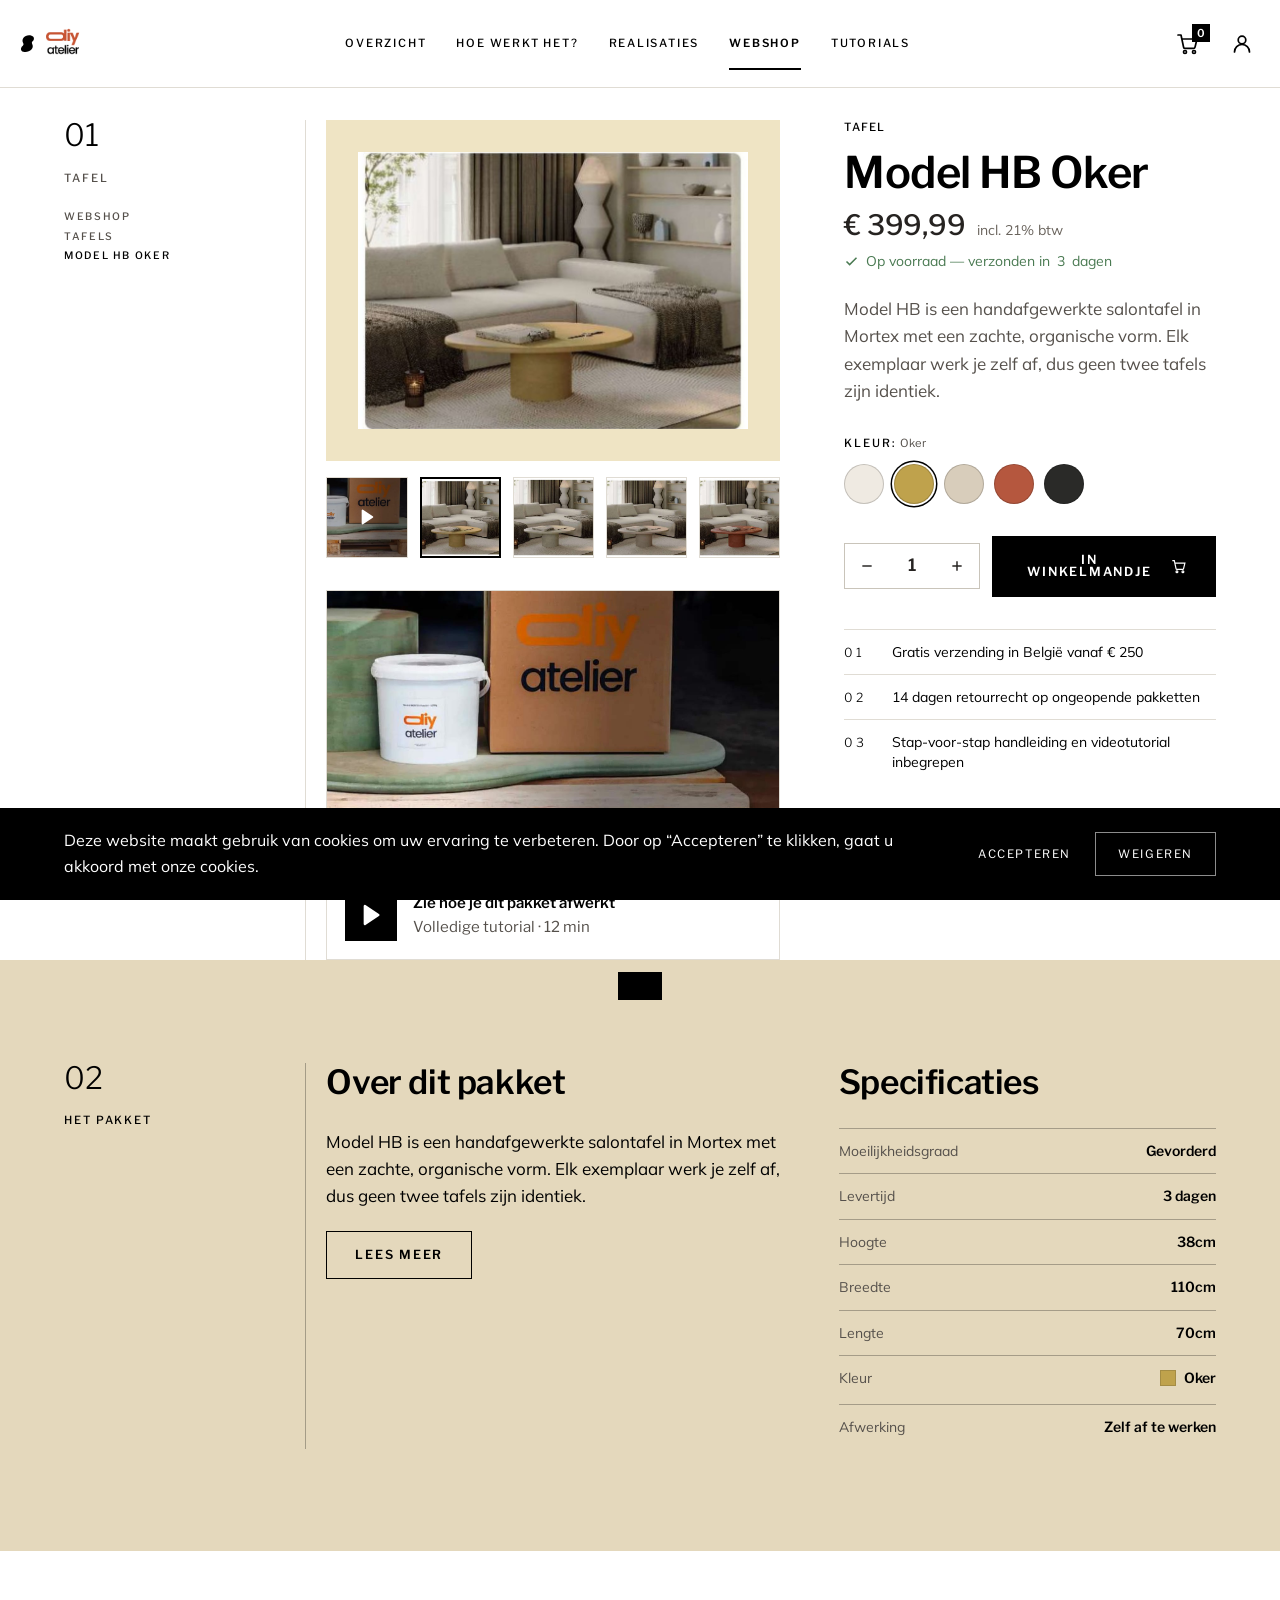
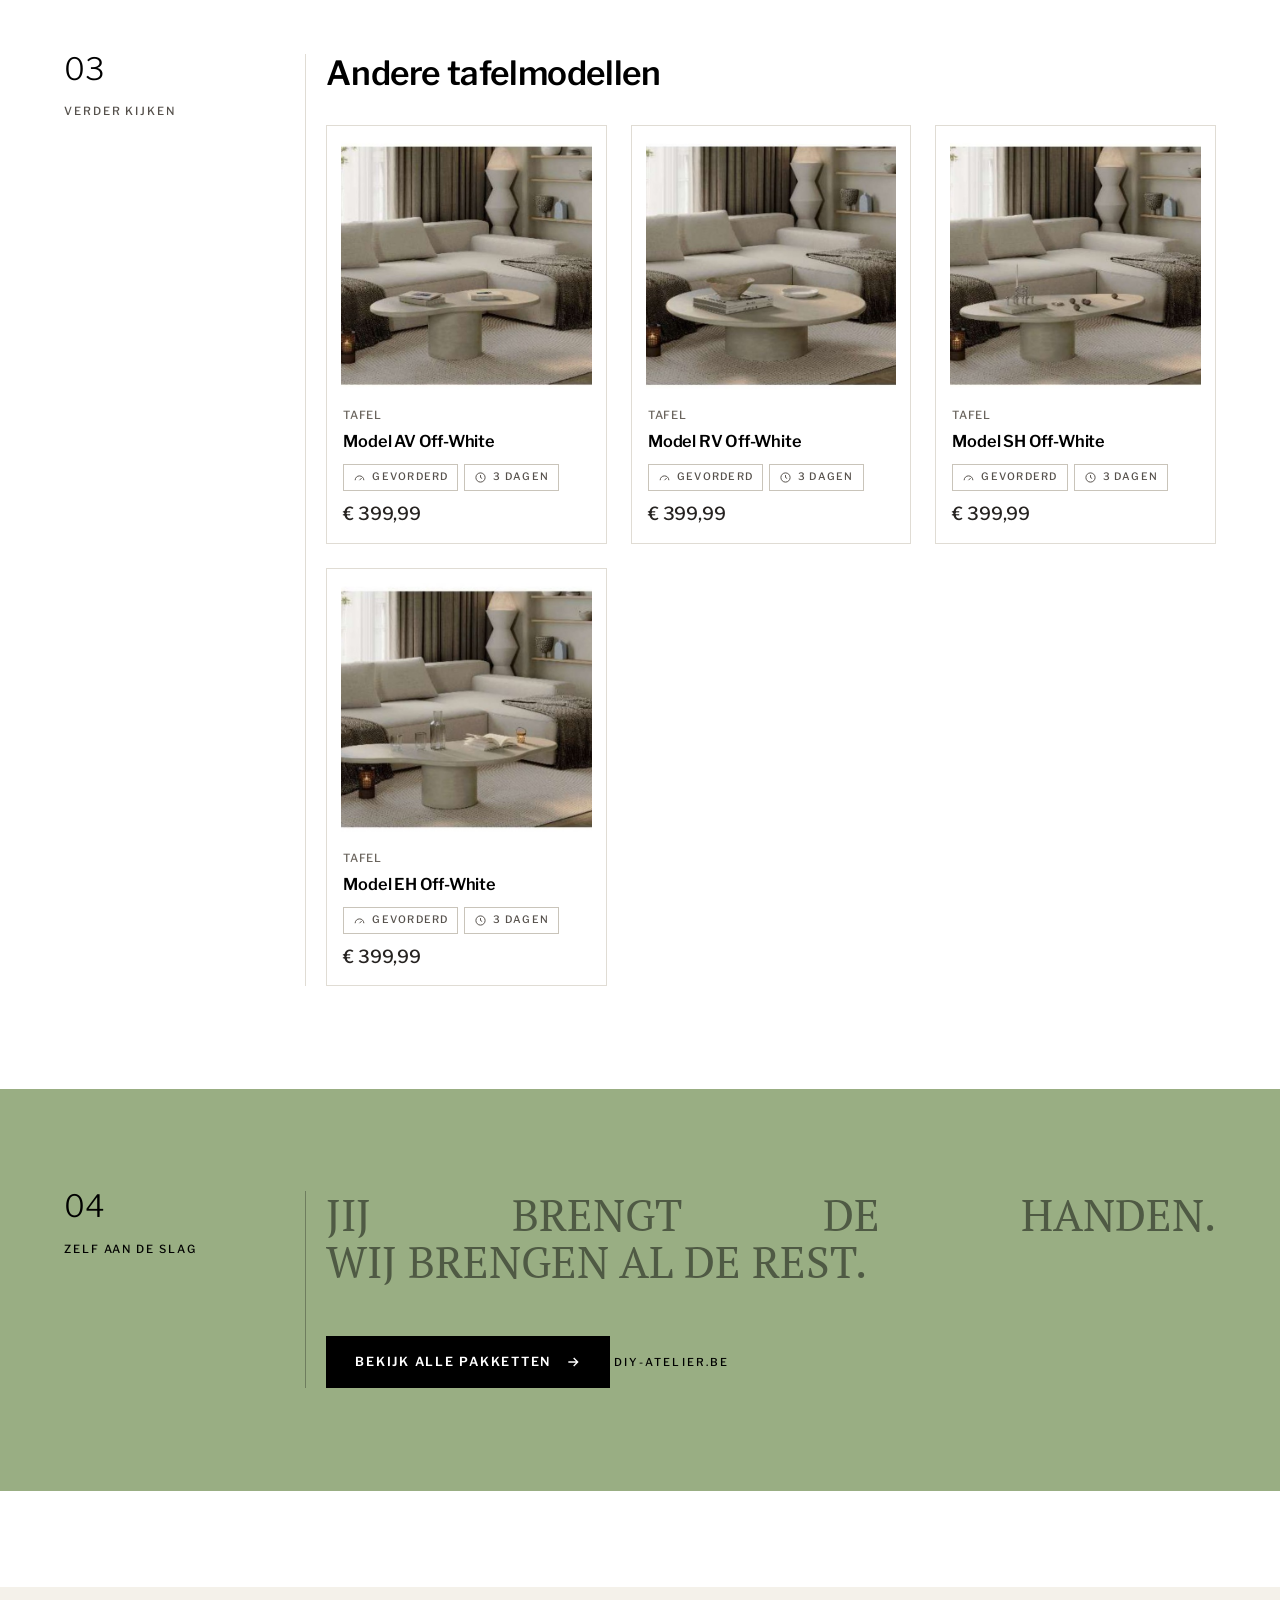
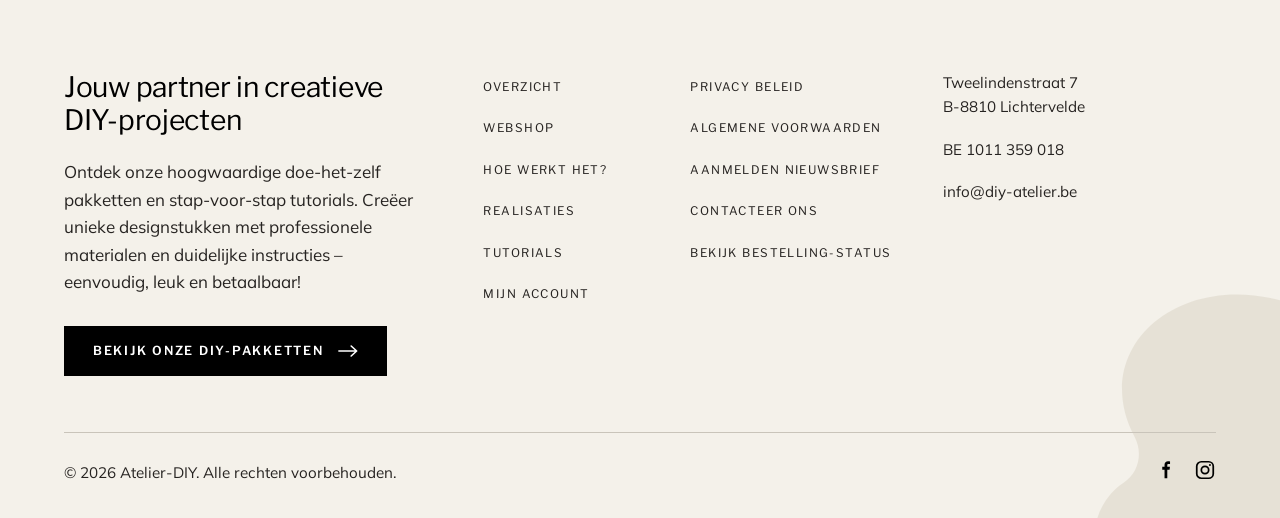
<file: product.html>
<!doctype html>
<html lang="nl-BE">
<head>
<meta charset="utf-8">
<meta name="viewport" content="width=device-width, initial-scale=1">
<title>Product — Atelier DIY</title>
<link rel="icon" href="img/icon.svg" type="image/svg+xml">
<link rel="preconnect" href="https://fonts.googleapis.com">
<link rel="preconnect" href="https://fonts.gstatic.com" crossorigin>
<link href="https://fonts.googleapis.com/css2?family=Libre+Franklin:wght@300;400;500;600&family=Mulish:wght@300;400;500;600;700&family=PT+Serif:ital,wght@0,400;0,700;1,400&display=swap" rel="stylesheet">
<link rel="stylesheet" href="assets/app.css?v=3">
<link rel="stylesheet" href="assets/chrome.css?v=1">
<!-- The SETT brand layer is loaded last: it restyles app.css and
     chrome.css from one place. See assets/brand.css. -->
<link rel="stylesheet" href="assets/brand.css?v=1">
<style>
  .stickybar {
    position: fixed; left:0; right:0; bottom:0; z-index:60;
    background: rgba(255,255,255,.96); backdrop-filter: blur(12px);
    border-top: 1px solid var(--c-line); padding: 10px var(--sp-4);
    display:flex; align-items:center; gap:var(--sp-3);
    padding-bottom: calc(10px + env(safe-area-inset-bottom));
  }
  .thumb {
    aspect-ratio:1/1; border-radius:var(--r-md); overflow:hidden; border:1px solid var(--c-line);
    background:var(--c-surface-alt); cursor:pointer; padding:0; min-width:44px; min-height:44px;
  }
  .thumb[aria-current="true"] { border-color:var(--c-ink); border-width:2px }
  .spec-row { display:flex; justify-content:space-between; gap:var(--sp-4); padding:11px 0; border-top:1px solid var(--c-line) }
  /* the box around the list is gone (04.02 / 12: the book separates with
     hairlines, never with a drawn container), so the first row keeps its
     rule and it becomes the list's top edge. */
  .spec-row dt { color:var(--c-ink-muted); font-size:.875rem; margin:0 }
  .spec-row dd { margin:0; font-size:.875rem; font-weight:600; font-family:var(--font-heading); text-align:right }
</style>
</head>
<body>
<a class="skip-link" href="#pdp">Ga naar het product</a>

<!-- chrome:header -->
<header class="site-header">
  <div class="wrap-wide">
    <a class="logo sett-lockup" href="index.html" aria-label="Atelier DIY — home">
      <span class="sett-mark" aria-hidden="true"></span><img src="img/logo-brand.png" alt="Atelier DIY" width="44" height="38">
    </a>
    <nav class="nav" id="nav" aria-label="Hoofdnavigatie"><a href="index.html">Overzicht</a><a href="hoe-werkt-het.html">Hoe werkt het?</a><a href="realisaties.html">Realisaties</a><a href="webshop.html" aria-current="page">Webshop</a><a href="tutorials.html">Tutorials</a></nav>
    <div class="header-actions">
      <a class="cart" id="cartBtn" href="#" aria-label="Winkelmandje, 0 artikelen"><svg width="24" height="24" viewBox="0 0 24 24" fill="none" stroke="currentColor" stroke-width="1.7" stroke-linecap="round" stroke-linejoin="round" aria-hidden="true"><circle cx="9" cy="20" r="1.5"/><circle cx="18" cy="20" r="1.5"/><path d="M2 3h3l2.6 12.2a1.5 1.5 0 0 0 1.5 1.2h8.4a1.5 1.5 0 0 0 1.5-1.2L21 7H6"/></svg><span class="cart-count" id="cartCount">0</span></a>
      <a href="#" aria-label="Mijn account">
        <svg width="24" height="24" viewBox="0 0 24 24" fill="none" stroke="currentColor" stroke-width="1.7" stroke-linecap="round" aria-hidden="true"><circle cx="12" cy="8" r="3.8"/><path d="M4.5 20a7.5 7.5 0 0 1 15 0"/></svg>
      </a>
      <button class="burger" id="burger" aria-expanded="false" aria-controls="nav" aria-label="Menu">
        <svg width="26" height="26" viewBox="0 0 24 24" fill="none" stroke="currentColor" stroke-width="2" stroke-linecap="round" aria-hidden="true"><path d="M4 7h16M4 12h16M4 17h16"/></svg>
      </button>
    </div>
  </div>
</header>
<!-- /chrome:header -->

<main id="main" style="padding-bottom:96px">

  <!-- ============================ THE PAGE ============================
       Brandbook architecture, the thing the book does on all 32 of its pages
       and the PDP did on none of them: a narrow left column carrying the folio
       numeral, the caption and the running head; one vertical hairline; then
       the content. The breadcrumb IS the running head — that is what a running
       head is — so it moves into the margin instead of sitting on its own row
       above an otherwise empty white page.

       Above 1180px only. Below it there is no margin to give away and the head
       stacks over the content, which is what the book's own narrow formats
       (05.02, 05.05, 05.09) do. -->
  <section class="container" id="pdp" style="padding-top:var(--sp-6)">
   <div class="sett-margin pdp-page">
    <div class="sett-margin-head">
      <span class="sett-section-mark" aria-hidden="true"></span>
      <p class="t-label" id="pdpCaption"></p>
      <nav aria-label="Kruimelpad" class="sett-runhead">
        <ol class="t-body-sm">
          <li><a href="webshop.html">Webshop</a></li>
          <li><a id="bcType" href="webshop.html"></a></li>
          <li><span id="bcName" aria-current="page"></span></li>
        </ol>
      </nav>
    </div>
    <div class="pdp-grid">

      <!-- ---------- gallery ----------
           The ground tints to the selected colourway and the still is masked to
           a Mortex tabletop silhouette (brandbook 04.02). Slot 1 is the film. -->
      <div>
        <div class="pdp-stage" id="stage">
          <video id="heroVideo" class="v-ambient" muted loop playsinline
                 preload="metadata" poster="img/ov-video.jpg" aria-hidden="true" tabindex="-1" hidden>
            <source src="video/ov-mortex.webm" type="video/webm">
            <source src="video/ov-mortex.mp4" type="video/mp4">
          </video>
          <img id="hero" src="" alt="" width="1000" height="1000">
        </div>
        <div id="thumbs" role="group" aria-label="Productafbeeldingen"
             style="display:grid;grid-template-columns:repeat(5,1fr);gap:var(--sp-3);margin-top:var(--sp-4);max-width:470px"></div>

        <div class="v-inline" style="margin-top:var(--sp-6)">
          <video id="makeVideo" muted loop playsinline preload="none" poster="img/ov-video.jpg" data-idle aria-hidden="true" tabindex="-1">
            <source src="video/ov-mortex.webm" type="video/webm">
            <source src="video/ov-mortex.mp4" type="video/mp4">
          </video>
          <div class="v-inline-overlay">
            <button class="v-play" type="button" data-video-trigger="makeVideo"
                    data-label-play="Speel de tutorial af" data-label-pause="Pauzeer de tutorial"
                    aria-label="Speel de tutorial af">
              <svg class="v-icon-play" width="20" height="22" viewBox="0 0 16 18" fill="currentColor" aria-hidden="true"><path d="M2 1.6a1 1 0 0 1 1.5-.87l11 7.4a1 1 0 0 1 0 1.74l-11 7.4A1 1 0 0 1 2 16.4z"/></svg>
              <svg class="v-icon-pause" width="20" height="22" viewBox="0 0 16 18" fill="currentColor" aria-hidden="true"><rect x="2.5" y="1.5" width="4" height="15" rx="1"/><rect x="9.5" y="1.5" width="4" height="15" rx="1"/></svg>
            </button>
            <span class="label">Zie hoe je dit pakket afwerkt<br><span style="font-weight:400;opacity:.85">Volledige tutorial &middot; 12 min</span></span>
          </div>
        </div>
      </div>

      <!-- ---------- buy box ---------- -->
      <div class="buybox">
        <p class="t-label pdp-eyebrow" id="eyebrow" style="margin:0 0 var(--sp-3);letter-spacing:.1em"></p>
        <h1 class="t-h1" id="title" style="margin-bottom:var(--sp-3)"></h1>

        <div style="display:flex;align-items:baseline;gap:var(--sp-3);flex-wrap:wrap;margin-bottom:var(--sp-2)">
          <span class="t-price-lg" id="price"></span>
          <span class="t-body-sm subtle">incl. 21% btw</span>
        </div>
        <p class="t-body-sm" style="display:flex;align-items:center;gap:7px;color:var(--c-success);margin:0 0 var(--sp-5)">
          <svg width="15" height="15" viewBox="0 0 24 24" fill="none" stroke="currentColor" stroke-width="2.4" aria-hidden="true"><path d="M20 6L9 17l-5-5"/></svg>
          Op voorraad — verzonden in <span id="leadInline"></span> dagen
        </p>

        <p class="muted" id="blurb" style="margin:0 0 var(--sp-6)"></p>

        <!-- variants -->
        <div id="variantWrap" style="margin-bottom:var(--sp-6)"></div>

        <!-- quantity + add -->
        <div style="display:flex;gap:var(--sp-3);align-items:center;flex-wrap:wrap">
          <div class="qty">
            <button type="button" id="minus" aria-label="Aantal verlagen">
              <svg width="16" height="16" viewBox="0 0 24 24" fill="none" stroke="currentColor" stroke-width="2.2" aria-hidden="true"><path d="M5 12h14"/></svg>
            </button>
            <label class="sr-only" for="qty">Aantal</label>
            <input id="qty" type="number" value="1" min="1" max="20" inputmode="numeric">
            <button type="button" id="plus" aria-label="Aantal verhogen">
              <svg width="16" height="16" viewBox="0 0 24 24" fill="none" stroke="currentColor" stroke-width="2.2" aria-hidden="true"><path d="M12 5v14M5 12h14"/></svg>
            </button>
          </div>
          <button class="btn btn-primary" id="add" style="flex:1;min-width:190px">
            In winkelmandje
            <svg width="17" height="17" viewBox="0 0 24 24" fill="none" stroke="currentColor" stroke-width="1.8" aria-hidden="true"><circle cx="9" cy="20" r="1.4"/><circle cx="18" cy="20" r="1.4"/><path d="M2 3h3l2.6 12.2a1.5 1.5 0 0 0 1.5 1.2h8.4a1.5 1.5 0 0 0 1.5-1.2L21 7H6"/></svg>
          </button>
        </div>

        <!-- 03.01's own list form: a hairline, a small numeral, the text.
             These were three orange line drawings — the last icon set left on
             the site, and the brandbook has no icon set at all. Where it lists
             a set of things (03.01's five type roles, its index pages) it uses
             a rule, a number and type, and nothing else. Same device as the
             webshop's "in elke doos" items, running down instead of across. -->
        <ul class="sett-list" style="margin:var(--sp-6) 0 0">
          <li>Gratis verzending in België vanaf € 250</li>
          <li>14 dagen retourrecht op ongeopende pakketten</li>
          <li>Stap-voor-stap handleiding en videotutorial inbegrepen</li>
        </ul>
      </div>
    </div>
   </div>
  </section>

  <!-- ---------- specs + description ============================
       02.02: one flat tint, one composition. The whole PDP was open white from
       the header to the footer — the only page in the build with no colour
       field on it at all, while the webshop runs beige, three tints of poster
       and a blue duo. This is its beige field, and it is the same beige as the
       webshop's "in elke doos" band, so the two pages read as one system.

       The specifications were a bordered, rounded box. The book never draws a
       box around anything: it separates with hairlines and white space, which
       is what the rows already do on their own, so the box is gone and the
       list is just the rules. -->
  <section class="band band-beige sett-field pdp-detail">
    <div class="band-inner">
     <div class="sett-margin">
      <div class="sett-margin-head">
        <span class="sett-section-mark" aria-hidden="true"></span>
        <p class="t-label">Het pakket</p>
      </div>
      <div class="pdp-detail-grid">
        <div>
          <h2 class="t-h2 has-own-number">Over dit pakket</h2>
          <div id="desc" class="muted" style="max-width:62ch"></div>
        </div>
        <div>
          <h2 class="t-h2 has-own-number">Specificaties</h2>
          <dl id="specs" style="margin:0"></dl>
        </div>
      </div>
     </div>
    </div>
  </section>

  <!-- ---------- related ---------- -->
  <section class="container section">
   <div class="sett-margin">
    <div class="sett-margin-head">
      <span class="sett-section-mark" aria-hidden="true"></span>
      <p class="t-label">Verder kijken</p>
    </div>
    <div>
      <h2 class="t-h2 has-own-number" id="relTitle" style="margin:0 0 var(--sp-6)">Misschien ook iets voor jou</h2>
      <div class="grid-products" id="related"></div>
    </div>
   </div>
  </section>

  <!-- ============================ CLOSING FIELD — 02.02 + 01.05 ============
       The page used to stop dead after the related grid. Every composition in
       the book closes: 05.09 signs its tiles at the foot with the URL in caps,
       and 02.02's fields end on a line rather than on white space.

       Green, because it is the one 02.01 tint the build had not used yet and
       one tint per composition is the rule. The line is the site's own
       proposition — the same words that sit under the webshop's baseline as a
       Subtitel — set here as the display line in the field's own tonal step
       (05.05), never in a second accent, which is what 02.03 marks as wrong.
       The button is black: black is the book's primary, not an accent, so the
       composition still carries exactly one colour. -->
  <section class="band band-green sett-field pdp-close" aria-labelledby="close-h">
    <div class="band-inner">
     <div class="sett-margin">
      <div class="sett-margin-head">
        <span class="sett-section-mark" aria-hidden="true"></span>
        <p class="t-label">Zelf aan de slag</p>
      </div>
      <div>
        <h2 class="t-tonal spread pdp-close-line has-own-number" id="close-h">
          <span><b>JIJ</b> <b>BRENGT</b> <b>DE</b> <b>HANDEN.</b></span>
          <span class="tight"><b>WIJ BRENGEN AL DE REST.</b></span>
        </h2>
        <div class="sett-duo-foot">
          <a class="btn btn-primary" href="webshop.html">
            Bekijk alle pakketten
            <svg width="16" height="16" viewBox="0 0 24 24" fill="none" stroke="currentColor" stroke-width="2" aria-hidden="true"><path d="M5 12h14M13 6l6 6-6 6"/></svg>
          </a>
          <span class="sett-foot-sig">diy-atelier.be</span>
        </div>
      </div>
     </div>
    </div>
  </section>
</main>

<!-- mobile sticky buy bar -->
<div class="stickybar" id="stickybar">
  <div style="flex:1;min-width:0">
    <p class="t-body-sm subtle" id="sbName" style="margin:0;white-space:nowrap;overflow:hidden;text-overflow:ellipsis"></p>
    <p class="t-price" id="sbPrice" style="margin:0"></p>
  </div>
  <button class="btn btn-primary" id="sbAdd">In winkelmandje</button>
</div>

<!-- chrome:footer -->
<footer class="site-footer">
  <div class="wrap-wide">
    <div class="footer-grid">
      <div>
        <h2>Jouw partner in creatieve<br>DIY-projecten</h2>
        <p>Ontdek onze hoogwaardige doe-het-zelf pakketten en stap-voor-stap tutorials.
           Creëer unieke designstukken met professionele materialen en duidelijke
           instructies – eenvoudig, leuk en betaalbaar!</p>
        <a class="btn" href="webshop.html">Bekijk onze DIY-pakketten <svg width="20" height="14" viewBox="0 0 22 14" fill="none" stroke="currentColor" stroke-width="1.8" stroke-linecap="round" stroke-linejoin="round" aria-hidden="true"><path d="M1 7h19M14.5 1.5 20.5 7l-6 5.5"/></svg></a>
      </div>
      <nav aria-label="Sitemap">
        <ul class="footer-nav">
          <li><a href="index.html">Overzicht</a></li>
          <li><a href="webshop.html">Webshop</a></li>
          <li><a href="hoe-werkt-het.html">Hoe werkt het?</a></li>
          <li><a href="realisaties.html">Realisaties</a></li>
          <li><a href="tutorials.html">Tutorials</a></li>
          <li><a href="#">Mijn account</a></li>
        </ul>
      </nav>
      <nav aria-label="Klantendienst">
        <ul class="footer-nav">
          <li><a href="#">Privacy beleid</a></li>
          <li><a href="#">Algemene voorwaarden</a></li>
          <li><a href="#">Aanmelden nieuwsbrief</a></li>
          <li><a href="#">Contacteer ons</a></li>
          <li><a href="#">Bekijk bestelling-status</a></li>
        </ul>
      </nav>
      <address class="footer-contact">
        <span>Tweelindenstraat 7<br>B-8810 Lichtervelde</span>
        <span>BE 1011 359 018</span>
        <a href="mailto:info@diy-atelier.be">info@diy-atelier.be</a>
      </address>
    </div>
    <div class="footer-bottom">
      <span>© 2026 Atelier-DIY. Alle rechten voorbehouden.</span>
      <span class="socials">
        <a href="#" aria-label="Facebook"><svg width="22" height="22" viewBox="0 0 24 24" fill="currentColor" aria-hidden="true"><path d="M14.5 8.5V6.8c0-.8.2-1.3 1.4-1.3h1.6V2.6C17.2 2.5 16.3 2.4 15.3 2.4c-2.2 0-3.8 1.4-3.8 4v2.1H9v3.2h2.5V21h3V11.7h2.5l.4-3.2z"/></svg></a>
        <a href="#" aria-label="Instagram"><svg width="22" height="22" viewBox="0 0 24 24" fill="none" stroke="currentColor" stroke-width="1.9" aria-hidden="true"><rect x="3" y="3" width="18" height="18" rx="5"/><circle cx="12" cy="12" r="4"/><circle cx="17.4" cy="6.6" r="1.1" fill="currentColor" stroke="none"/></svg></a>
      </span>
    </div>
  </div>
</footer>

<div class="cookie" id="cookie" role="region" aria-label="Cookiemelding">
  <div class="wrap-wide">
    <p>Deze website maakt gebruik van cookies om uw ervaring te verbeteren. Door op
       &ldquo;Accepteren&rdquo; te klikken, gaat u akkoord met onze cookies.</p>
    <div class="cookie-actions">
      <button type="button" data-cookie="accept">Accepteren</button>
      <button type="button" class="refuse" data-cookie="refuse">Weigeren</button>
    </div>
  </div>
</div>
<!-- /chrome:footer -->

<div class="toast" id="toast" role="status" aria-live="polite"></div>

<script src="assets/data.js?v=3"></script>
<script src="assets/video.js"></script>
<script src="assets/product.js?v=3"></script>
</body>
</html>
</file>
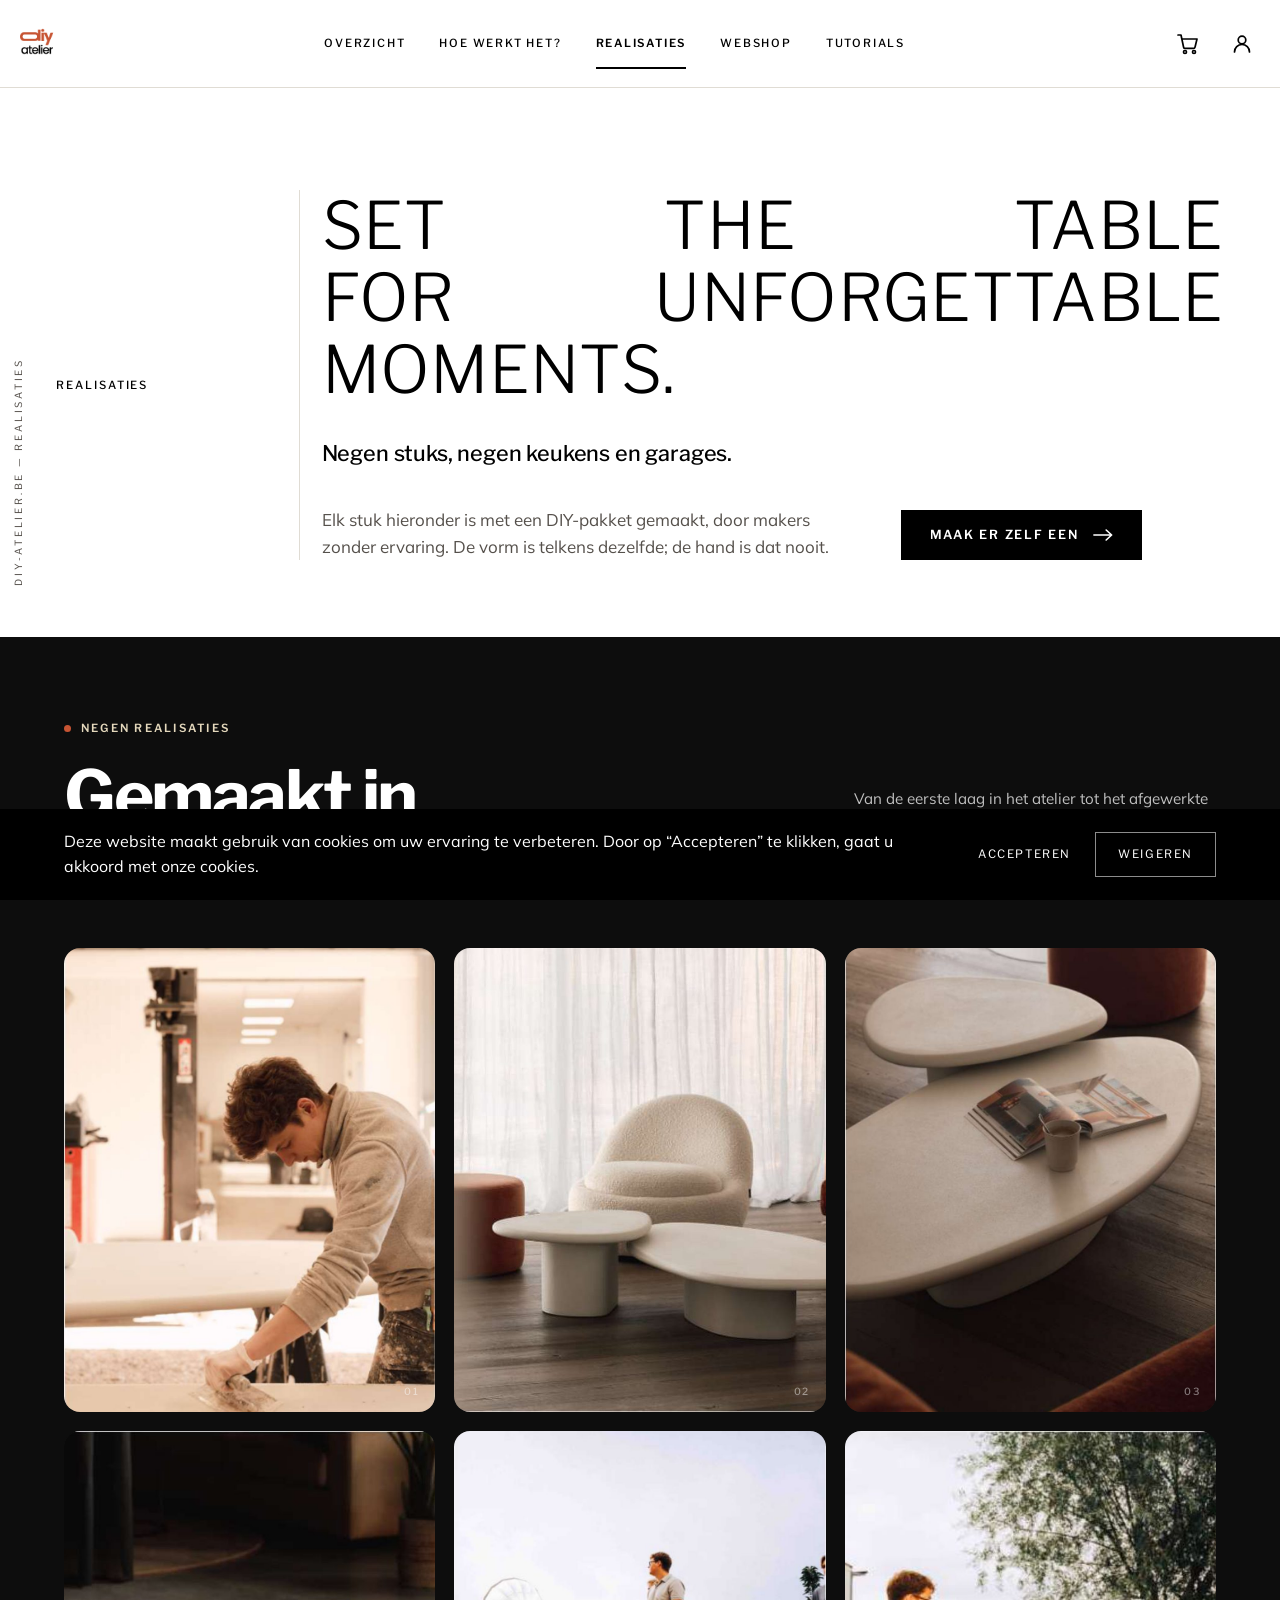
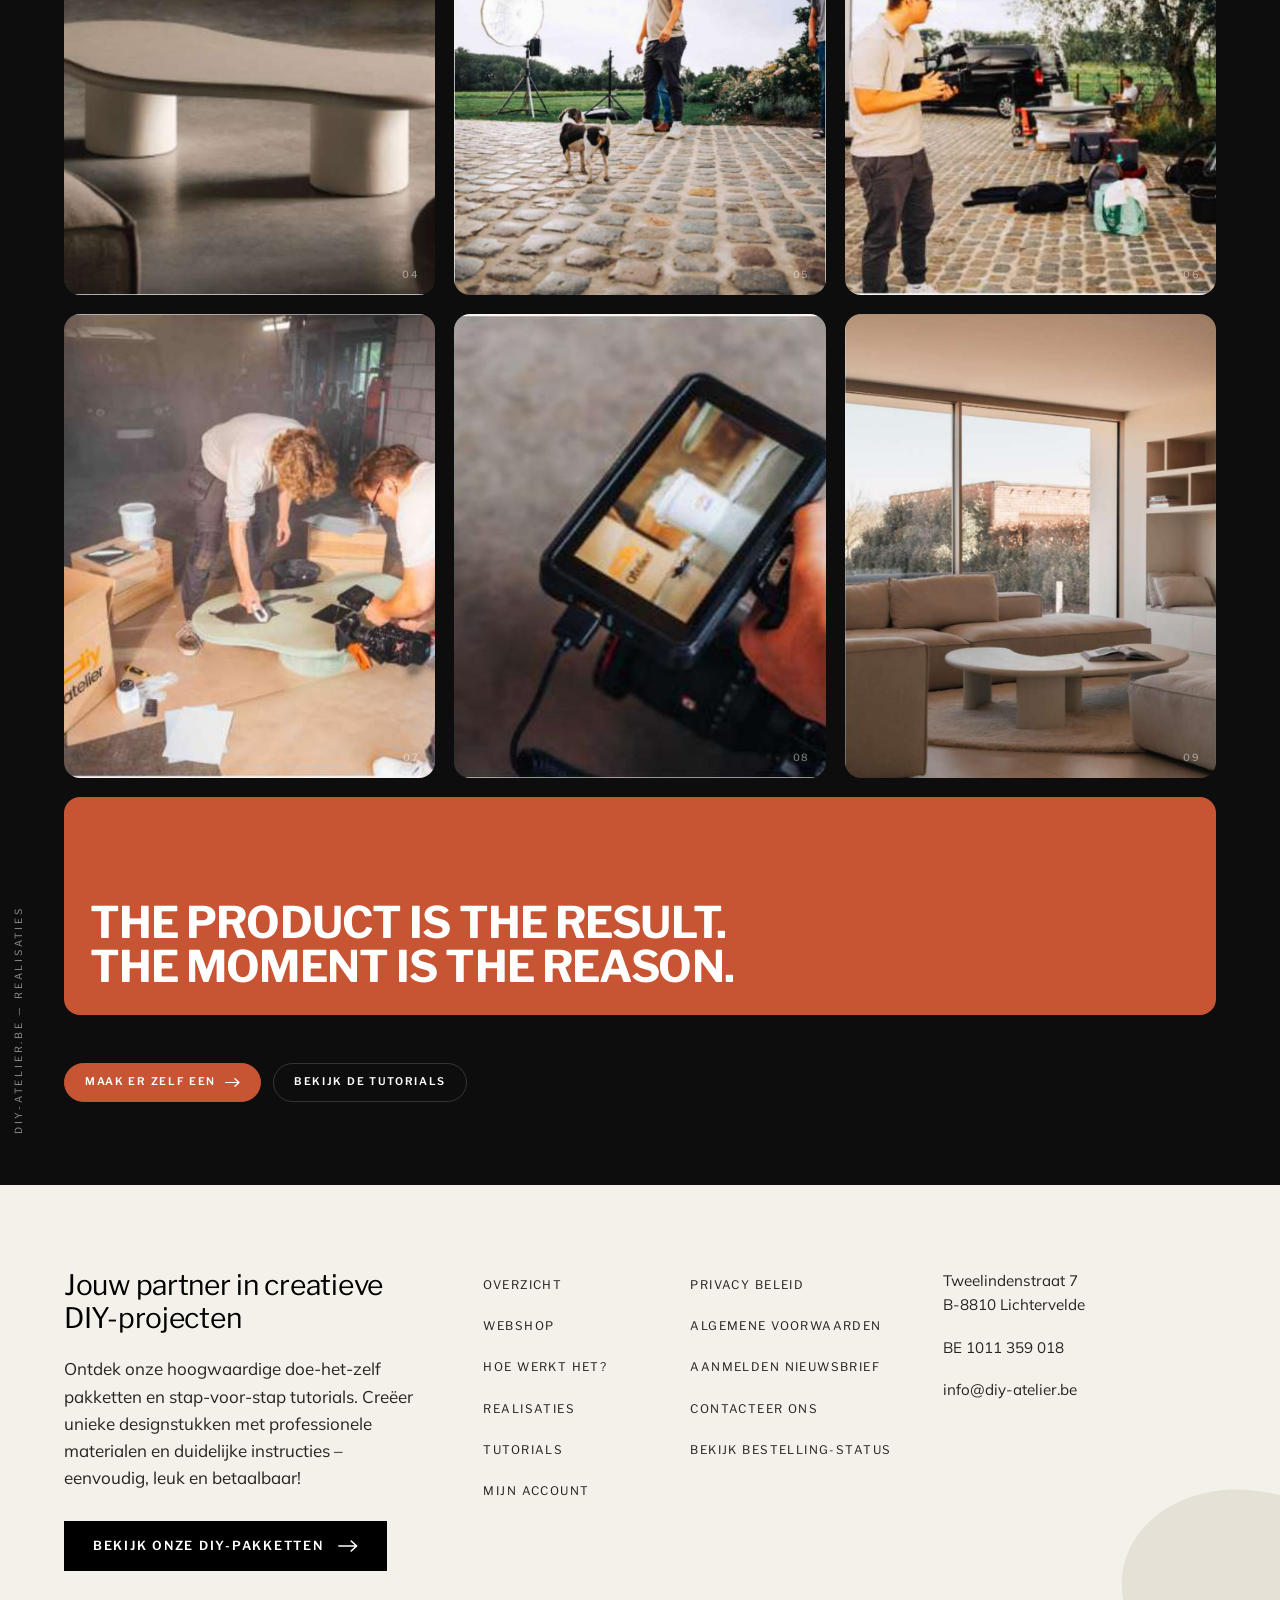
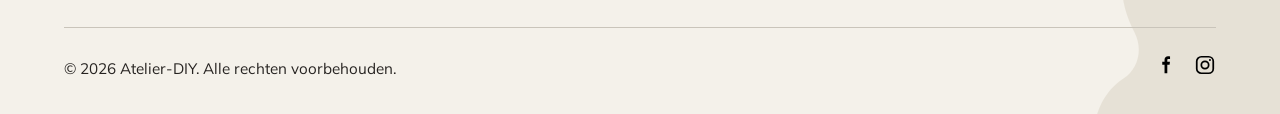
<file: realisaties.html>
<!doctype html>
<html lang="nl">
<head>
<meta charset="utf-8">
<meta name="viewport" content="width=device-width, initial-scale=1">
<title>Realisaties — Atelier DIY</title>
<meta name="description" content="Projecten en realisaties gemaakt met DIY-Atelier pakketten.">
<link rel="icon" href="img/icon.svg" type="image/svg+xml">
<link rel="preconnect" href="https://fonts.googleapis.com">
<link rel="preconnect" href="https://fonts.gstatic.com" crossorigin>
<link href="https://fonts.googleapis.com/css2?family=Libre+Franklin:wght@300;400;500;600;700&family=Mulish:wght@300;400;500;600;700&family=PT+Serif:ital,wght@0,400;0,700;1,400&display=swap" rel="stylesheet">
<link rel="stylesheet" href="assets/site.css">
<!-- The SETT brand layer, loaded last so it re-tints site.css from one place.
     These four pages ran without it while they were the staging replica; they
     are the brandbook build now, like webshop.html and product.html. -->
<link rel="stylesheet" href="assets/brand.css?v=1">
<!-- The set pieces the webshop worked out — the dark field, the photographic
     card, the poster block — generalised so every page can use them. -->
<link rel="stylesheet" href="assets/pages.css?v=1">
</head>
<body>
<a class="skip" href="#main">Ga naar inhoud</a>
<header class="site-header">
  <div class="wrap-wide">
    <a class="logo sett-lockup" href="index.html" aria-label="Atelier DIY — home">
      <img src="img/logo-brand.png" alt="Atelier DIY" width="44" height="38">
    </a>
    <nav class="nav" id="nav" aria-label="Hoofdnavigatie"><a href="index.html">Overzicht</a><a href="hoe-werkt-het.html">Hoe werkt het?</a><a href="realisaties.html" aria-current="page">Realisaties</a><a href="webshop.html">Webshop</a><a href="tutorials.html">Tutorials</a></nav>
    <div class="header-actions">
      <a href="#" aria-label="Winkelmandje"><svg width="24" height="24" viewBox="0 0 24 24" fill="none" stroke="currentColor" stroke-width="1.7" stroke-linecap="round" stroke-linejoin="round" aria-hidden="true"><circle cx="9" cy="20" r="1.5"/><circle cx="18" cy="20" r="1.5"/><path d="M2 3h3l2.6 12.2a1.5 1.5 0 0 0 1.5 1.2h8.4a1.5 1.5 0 0 0 1.5-1.2L21 7H6"/></svg></a>
      <a href="#" aria-label="Mijn account">
        <svg width="24" height="24" viewBox="0 0 24 24" fill="none" stroke="currentColor" stroke-width="1.7" stroke-linecap="round" aria-hidden="true"><circle cx="12" cy="8" r="3.8"/><path d="M4.5 20a7.5 7.5 0 0 1 15 0"/></svg>
      </a>
      <button class="burger" id="burger" aria-expanded="false" aria-controls="nav" aria-label="Menu">
        <svg width="26" height="26" viewBox="0 0 24 24" fill="none" stroke="currentColor" stroke-width="2" stroke-linecap="round" aria-hidden="true"><path d="M4 7h16M4 12h16M4 17h16"/></svg>
      </button>
    </div>
  </div>
</header>
<main id="main">
<section class="sett-statement sett-field">
  <span class="sett-rail" aria-hidden="true">diy-atelier.be — realisaties</span>
  <div class="sett-statement-inner">
    <p class="t-label">Realisaties</p>
    <h1 class="t-statement spread" lang="en">
      <span><b>SET</b> <b>THE</b> <b>TABLE</b></span>
      <span><b>FOR</b> <b>UNFORGETTABLE</b></span>
      <span class="tight"><b>MOMENTS.</b></span>
    </h1>
    <p class="sett-sub">Negen stuks, negen keukens en garages.</p>
    <div class="sett-statement-foot">
      <p>Elk stuk hieronder is met een DIY-pakket gemaakt, door makers zonder ervaring. De vorm is telkens dezelfde; de hand is dat nooit.</p>
      <a class="btn" href="webshop.html">Maak er zelf een <svg width="20" height="14" viewBox="0 0 22 14" fill="none" stroke="currentColor" stroke-width="1.8" stroke-linecap="round" stroke-linejoin="round" aria-hidden="true"><path d="M1 7h19M14.5 1.5 20.5 7l-6 5.5"/></svg></a>
    </div>
  </div>
</section>
<!-- The gallery, as the catalogue's chapter.
     It was a three-column masonry of bare photographs on white — the one page
     with no composition on it at all. 4.1 and 4.2 are the reason it can carry
     the dark field better than any other page: every plate on it is either a
     maker at work or a finished piece in a room, which is exactly the two
     modes the guidelines ask photography to run in. -->
<section class="sett-dark" aria-labelledby="realisaties-h">
  <span class="sett-rail" aria-hidden="true">diy-atelier.be — realisaties</span>
  <div class="sett-dark-inner">
    <div class="sett-masthead">
      <div>
        <p class="sett-eyebrow">Negen realisaties</p>
        <h2 class="sett-masthead-h" id="realisaties-h">Gemaakt in<br>Lichtervelde.</h2>
      </div>
      <div>
        <p class="sett-masthead-lede">Van de eerste laag in het atelier tot het afgewerkte
           stuk in de woonkamer. Geen twee zijn identiek: de vorm is dezelfde, de hand is dat
           nooit.</p>
        <p class="sett-index"><span>9 realisaties</span><span>Mortex &amp; schapenvacht</span></p>
      </div>
    </div>

    <div class="sett-grid sett-gallery">
      <article class="sett-card">
    <img src="img/rz-1-1.jpg" alt="Maker werkt een Mortex tafelblad af in het atelier" loading="lazy">
    <span class="sett-card-num" aria-hidden="true">01</span>
    </article>
      <article class="sett-card">
    <img src="img/rz-1-2.jpg" alt="Twee afgewerkte Mortex salontafels in een lichte woonkamer" loading="lazy">
    <span class="sett-card-num" aria-hidden="true">02</span>
    </article>
      <article class="sett-card">
    <img src="img/rz-2-1.jpg" alt="Bovenaanzicht van twee Mortex salontafels met magazine" loading="lazy">
    <span class="sett-card-num" aria-hidden="true">03</span>
    </article>
      <article class="sett-card">
    <img src="img/rz-2-2.jpg" alt="Langwerpige Mortex salontafel in een donker interieur" loading="lazy">
    <span class="sett-card-num" aria-hidden="true">04</span>
    </article>
      <article class="sett-card">
    <img src="img/rz-2-3.jpg" alt="Fotoshoot op een kasseiweg met hond" loading="lazy">
    <span class="sett-card-num" aria-hidden="true">05</span>
    </article>
      <article class="sett-card">
    <img src="img/rz-3-1.jpg" alt="Materiaal wordt uitgeladen bij een buitenopname" loading="lazy">
    <span class="sett-card-num" aria-hidden="true">06</span>
    </article>
      <article class="sett-card">
    <img src="img/rz-3-2.jpg" alt="Twee makers werken samen aan een tafelblad in het atelier" loading="lazy">
    <span class="sett-card-num" aria-hidden="true">07</span>
    </article>
      <article class="sett-card">
    <img src="img/rz-3-3.jpg" alt="Cameramonitor tijdens een productopname" loading="lazy">
    <span class="sett-card-num" aria-hidden="true">08</span>
    </article>
      <article class="sett-card">
    <img src="img/rz-3-4.jpg" alt="Mortex salontafel in een woonkamer met zicht op de tuin" loading="lazy">
    <span class="sett-card-num" aria-hidden="true">09</span>
    </article>
    </div>

    <!-- 5.6 — the colour block, running the width of the wall it closes -->
    <p class="sett-poster sett-poster-band" lang="en">The product is the result. The moment is the reason.</p>

    <p class="sett-dark-cta">
      <a class="sett-pill sett-pill-solid" href="webshop.html">Maak er zelf een <svg width="20" height="14" viewBox="0 0 22 14" fill="none" stroke="currentColor" stroke-width="1.8" stroke-linecap="round" stroke-linejoin="round" aria-hidden="true"><path d="M1 7h19M14.5 1.5 20.5 7l-6 5.5"/></svg></a>
      <a class="sett-pill" href="tutorials.html">Bekijk de tutorials</a>
    </p>
  </div>
</section>
</main>
<footer class="site-footer">
  <div class="wrap-wide">
    <div class="footer-grid">
      <div>
        <h2>Jouw partner in creatieve<br>DIY-projecten</h2>
        <p>Ontdek onze hoogwaardige doe-het-zelf pakketten en stap-voor-stap tutorials.
           Creëer unieke designstukken met professionele materialen en duidelijke
           instructies – eenvoudig, leuk en betaalbaar!</p>
        <a class="btn" href="webshop.html">Bekijk onze DIY-pakketten <svg width="20" height="14" viewBox="0 0 22 14" fill="none" stroke="currentColor" stroke-width="1.8" stroke-linecap="round" stroke-linejoin="round" aria-hidden="true"><path d="M1 7h19M14.5 1.5 20.5 7l-6 5.5"/></svg></a>
      </div>
      <nav aria-label="Sitemap">
        <ul class="footer-nav">
          <li><a href="index.html">Overzicht</a></li>
          <li><a href="webshop.html">Webshop</a></li>
          <li><a href="hoe-werkt-het.html">Hoe werkt het?</a></li>
          <li><a href="realisaties.html">Realisaties</a></li>
          <li><a href="tutorials.html">Tutorials</a></li>
          <li><a href="#">Mijn account</a></li>
        </ul>
      </nav>
      <nav aria-label="Klantendienst">
        <ul class="footer-nav">
          <li><a href="#">Privacy beleid</a></li>
          <li><a href="#">Algemene voorwaarden</a></li>
          <li><a href="#">Aanmelden nieuwsbrief</a></li>
          <li><a href="#">Contacteer ons</a></li>
          <li><a href="#">Bekijk bestelling-status</a></li>
        </ul>
      </nav>
      <address class="footer-contact">
        <span>Tweelindenstraat 7<br>B-8810 Lichtervelde</span>
        <span>BE 1011 359 018</span>
        <a href="mailto:info@diy-atelier.be">info@diy-atelier.be</a>
      </address>
    </div>
    <div class="footer-bottom">
      <span>© 2026 Atelier-DIY. Alle rechten voorbehouden.</span>
      <span class="socials">
        <a href="#" aria-label="Facebook"><svg width="22" height="22" viewBox="0 0 24 24" fill="currentColor" aria-hidden="true"><path d="M14.5 8.5V6.8c0-.8.2-1.3 1.4-1.3h1.6V2.6C17.2 2.5 16.3 2.4 15.3 2.4c-2.2 0-3.8 1.4-3.8 4v2.1H9v3.2h2.5V21h3V11.7h2.5l.4-3.2z"/></svg></a>
        <a href="#" aria-label="Instagram"><svg width="22" height="22" viewBox="0 0 24 24" fill="none" stroke="currentColor" stroke-width="1.9" aria-hidden="true"><rect x="3" y="3" width="18" height="18" rx="5"/><circle cx="12" cy="12" r="4"/><circle cx="17.4" cy="6.6" r="1.1" fill="currentColor" stroke="none"/></svg></a>
      </span>
    </div>
  </div>
</footer>

<div class="cookie" id="cookie" role="region" aria-label="Cookiemelding">
  <div class="wrap-wide">
    <p>Deze website maakt gebruik van cookies om uw ervaring te verbeteren. Door op
       &ldquo;Accepteren&rdquo; te klikken, gaat u akkoord met onze cookies.</p>
    <div class="cookie-actions">
      <button type="button" data-cookie="accept">Accepteren</button>
      <button type="button" class="refuse" data-cookie="refuse">Weigeren</button>
    </div>
  </div>
</div>
<script src="assets/site.js"></script>
</body>
</html>
</file>
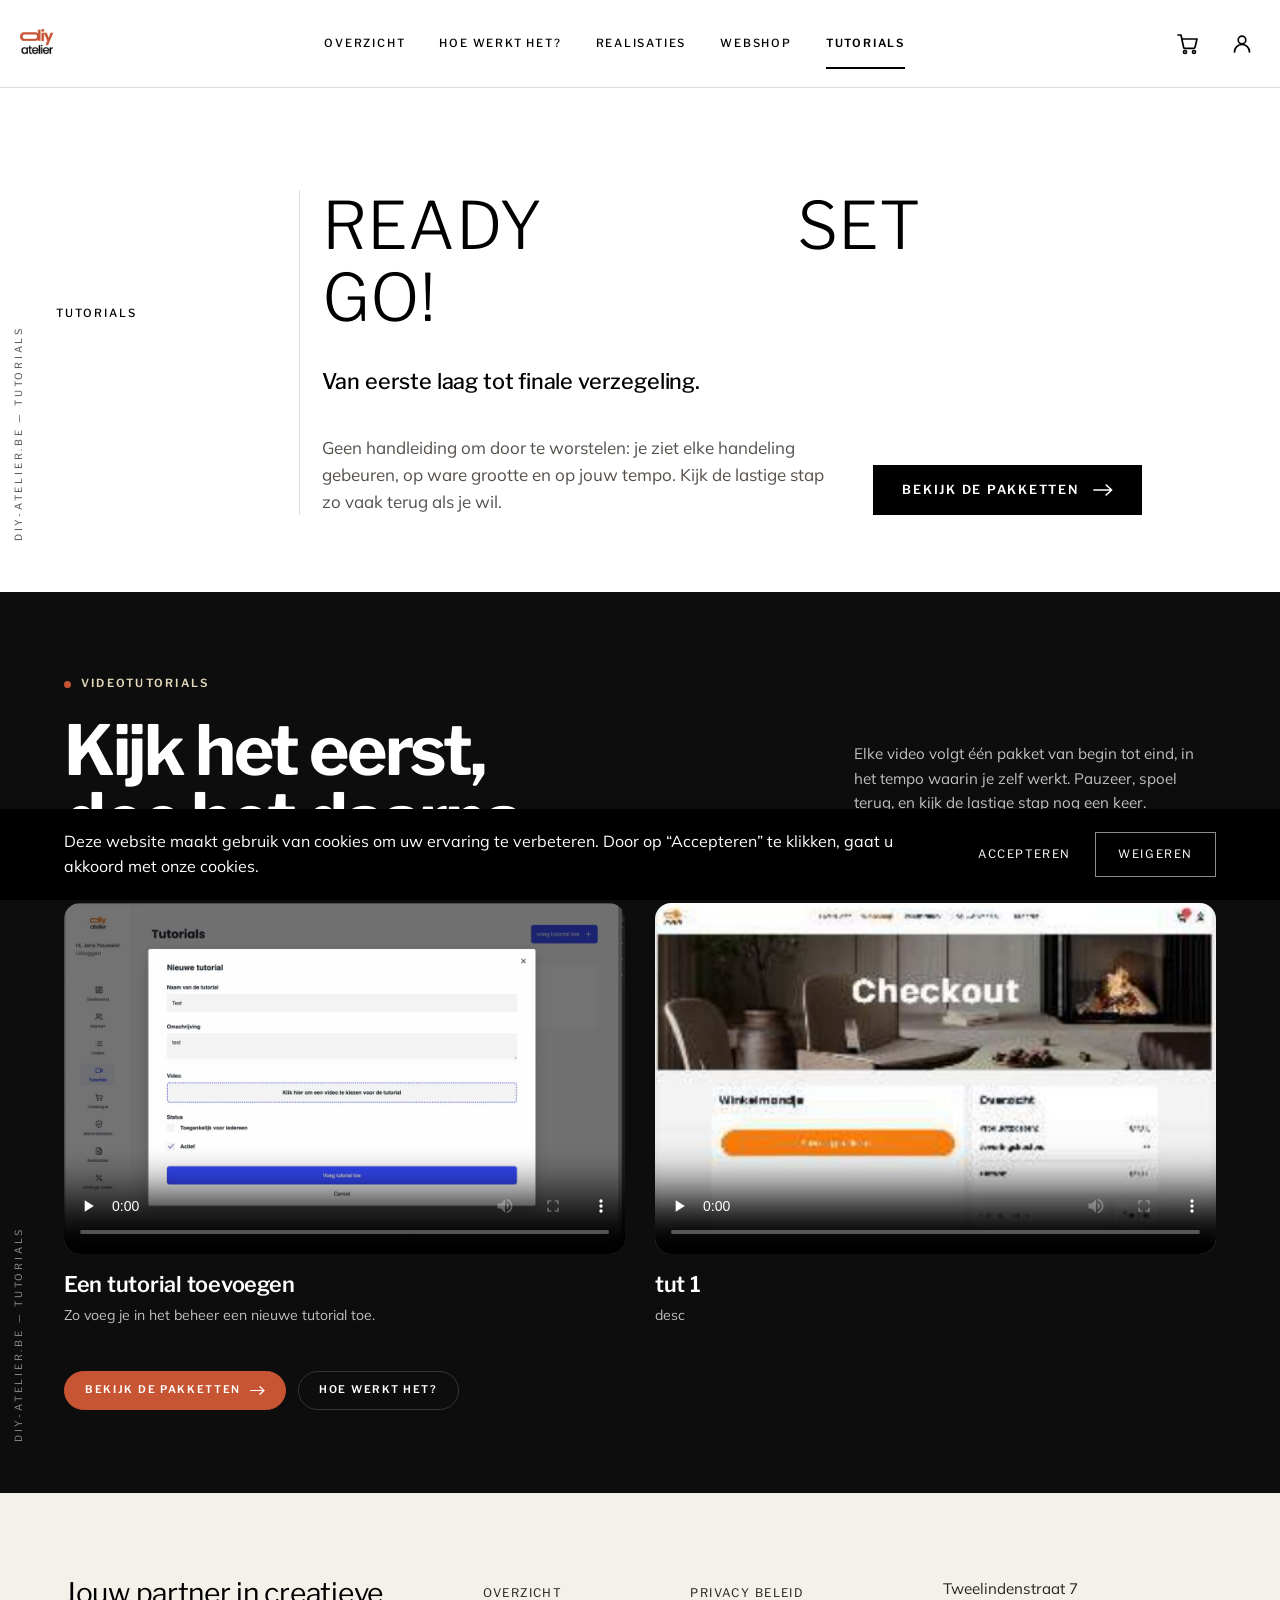
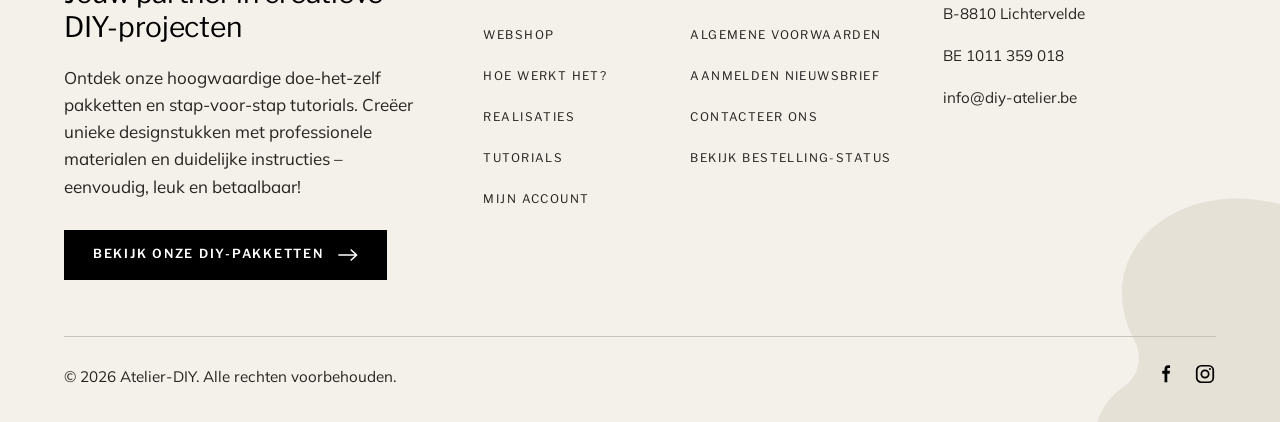
<file: tutorials.html>
<!doctype html>
<html lang="nl">
<head>
<meta charset="utf-8">
<meta name="viewport" content="width=device-width, initial-scale=1">
<title>Tutorials — Atelier DIY</title>
<meta name="description" content="Stap-voor-stap videotutorials voor je DIY-project.">
<link rel="icon" href="img/icon.svg" type="image/svg+xml">
<link rel="preconnect" href="https://fonts.googleapis.com">
<link rel="preconnect" href="https://fonts.gstatic.com" crossorigin>
<link href="https://fonts.googleapis.com/css2?family=Libre+Franklin:wght@300;400;500;600;700&family=Mulish:wght@300;400;500;600;700&family=PT+Serif:ital,wght@0,400;0,700;1,400&display=swap" rel="stylesheet">
<link rel="stylesheet" href="assets/site.css">
<!-- The SETT brand layer, loaded last so it re-tints site.css from one place.
     These four pages ran without it while they were the staging replica; they
     are the brandbook build now, like webshop.html and product.html. -->
<link rel="stylesheet" href="assets/brand.css?v=1">
<!-- The set pieces the webshop worked out — the dark field, the photographic
     card, the poster block — generalised so every page can use them. -->
<link rel="stylesheet" href="assets/pages.css?v=1">
</head>
<body>
<a class="skip" href="#main">Ga naar inhoud</a>
<header class="site-header">
  <div class="wrap-wide">
    <a class="logo sett-lockup" href="index.html" aria-label="Atelier DIY — home">
      <img src="img/logo-brand.png" alt="Atelier DIY" width="44" height="38">
    </a>
    <nav class="nav" id="nav" aria-label="Hoofdnavigatie"><a href="index.html">Overzicht</a><a href="hoe-werkt-het.html">Hoe werkt het?</a><a href="realisaties.html">Realisaties</a><a href="webshop.html">Webshop</a><a href="tutorials.html" aria-current="page">Tutorials</a></nav>
    <div class="header-actions">
      <a href="#" aria-label="Winkelmandje"><svg width="24" height="24" viewBox="0 0 24 24" fill="none" stroke="currentColor" stroke-width="1.7" stroke-linecap="round" stroke-linejoin="round" aria-hidden="true"><circle cx="9" cy="20" r="1.5"/><circle cx="18" cy="20" r="1.5"/><path d="M2 3h3l2.6 12.2a1.5 1.5 0 0 0 1.5 1.2h8.4a1.5 1.5 0 0 0 1.5-1.2L21 7H6"/></svg></a>
      <a href="#" aria-label="Mijn account">
        <svg width="24" height="24" viewBox="0 0 24 24" fill="none" stroke="currentColor" stroke-width="1.7" stroke-linecap="round" aria-hidden="true"><circle cx="12" cy="8" r="3.8"/><path d="M4.5 20a7.5 7.5 0 0 1 15 0"/></svg>
      </a>
      <button class="burger" id="burger" aria-expanded="false" aria-controls="nav" aria-label="Menu">
        <svg width="26" height="26" viewBox="0 0 24 24" fill="none" stroke="currentColor" stroke-width="2" stroke-linecap="round" aria-hidden="true"><path d="M4 7h16M4 12h16M4 17h16"/></svg>
      </button>
    </div>
  </div>
</header>
<main id="main">
<section class="sett-statement sett-field">
  <span class="sett-rail" aria-hidden="true">diy-atelier.be — tutorials</span>
  <div class="sett-statement-inner">
    <p class="t-label">Tutorials</p>
    <h1 class="t-statement spread spread-narrow" lang="en">
      <span><b>READY</b> <b>SET</b> </span>
      <span><b>GO!</b></span>
    </h1>
    <p class="sett-sub">Van eerste laag tot finale verzegeling.</p>
    <div class="sett-statement-foot">
      <p>Geen handleiding om door te worstelen: je ziet elke handeling gebeuren, op ware grootte en op jouw tempo. Kijk de lastige stap zo vaak terug als je wil.</p>
      <a class="btn" href="webshop.html">Bekijk de pakketten <svg width="20" height="14" viewBox="0 0 22 14" fill="none" stroke="currentColor" stroke-width="1.8" stroke-linecap="round" stroke-linejoin="round" aria-hidden="true"><path d="M1 7h19M14.5 1.5 20.5 7l-6 5.5"/></svg></a>
    </div>
  </div>
</section>
<section class="sett-dark" aria-labelledby="tutorials-h">
  <span class="sett-rail" aria-hidden="true">diy-atelier.be — tutorials</span>
  <div class="sett-dark-inner">
    <div class="sett-masthead">
      <div>
        <p class="sett-eyebrow">Videotutorials</p>
        <h2 class="sett-masthead-h" id="tutorials-h">Kijk het eerst,<br>doe het daarna.</h2>
      </div>
      <div>
        <p class="sett-masthead-lede">Elke video volgt één pakket van begin tot eind, in het
           tempo waarin je zelf werkt. Pauzeer, spoel terug, en kijk de lastige stap nog een
           keer.</p>
        <p class="sett-index"><span>Stap voor stap</span><span>Geen ervaring nodig</span></p>
      </div>
    </div>

    <div class="tut-grid sett-tuts">
      <article class="tut-card">
        <video controls playsinline preload="none" poster="img/tu-vid1.jpg" width="1280" height="794">
          <source src="video/tu-vid1.webm" type="video/webm">
          <source src="video/tu-vid1.mp4" type="video/mp4">
          Je browser ondersteunt geen video.
        </video>
        <h3>Een tutorial toevoegen</h3>
        <p>Zo voeg je in het beheer een nieuwe tutorial toe.</p>
      </article>
      <article class="tut-card">
        <video controls playsinline preload="none" poster="img/tu-vid2.jpg">
          <!-- TODO: echte videobestanden toevoegen -->
          <source src="video/tu-vid2.mp4" type="video/mp4">
          Je browser ondersteunt geen video.
        </video>
        <h3>tut 1</h3>
        <p>desc</p>
      </article>
    </div>

    <p class="sett-dark-cta">
      <a class="sett-pill sett-pill-solid" href="webshop.html">Bekijk de pakketten <svg width="20" height="14" viewBox="0 0 22 14" fill="none" stroke="currentColor" stroke-width="1.8" stroke-linecap="round" stroke-linejoin="round" aria-hidden="true"><path d="M1 7h19M14.5 1.5 20.5 7l-6 5.5"/></svg></a>
      <a class="sett-pill" href="hoe-werkt-het.html">Hoe werkt het?</a>
    </p>
  </div>
</section>
</main>
<footer class="site-footer">
  <div class="wrap-wide">
    <div class="footer-grid">
      <div>
        <h2>Jouw partner in creatieve<br>DIY-projecten</h2>
        <p>Ontdek onze hoogwaardige doe-het-zelf pakketten en stap-voor-stap tutorials.
           Creëer unieke designstukken met professionele materialen en duidelijke
           instructies – eenvoudig, leuk en betaalbaar!</p>
        <a class="btn" href="webshop.html">Bekijk onze DIY-pakketten <svg width="20" height="14" viewBox="0 0 22 14" fill="none" stroke="currentColor" stroke-width="1.8" stroke-linecap="round" stroke-linejoin="round" aria-hidden="true"><path d="M1 7h19M14.5 1.5 20.5 7l-6 5.5"/></svg></a>
      </div>
      <nav aria-label="Sitemap">
        <ul class="footer-nav">
          <li><a href="index.html">Overzicht</a></li>
          <li><a href="webshop.html">Webshop</a></li>
          <li><a href="hoe-werkt-het.html">Hoe werkt het?</a></li>
          <li><a href="realisaties.html">Realisaties</a></li>
          <li><a href="tutorials.html">Tutorials</a></li>
          <li><a href="#">Mijn account</a></li>
        </ul>
      </nav>
      <nav aria-label="Klantendienst">
        <ul class="footer-nav">
          <li><a href="#">Privacy beleid</a></li>
          <li><a href="#">Algemene voorwaarden</a></li>
          <li><a href="#">Aanmelden nieuwsbrief</a></li>
          <li><a href="#">Contacteer ons</a></li>
          <li><a href="#">Bekijk bestelling-status</a></li>
        </ul>
      </nav>
      <address class="footer-contact">
        <span>Tweelindenstraat 7<br>B-8810 Lichtervelde</span>
        <span>BE 1011 359 018</span>
        <a href="mailto:info@diy-atelier.be">info@diy-atelier.be</a>
      </address>
    </div>
    <div class="footer-bottom">
      <span>© 2026 Atelier-DIY. Alle rechten voorbehouden.</span>
      <span class="socials">
        <a href="#" aria-label="Facebook"><svg width="22" height="22" viewBox="0 0 24 24" fill="currentColor" aria-hidden="true"><path d="M14.5 8.5V6.8c0-.8.2-1.3 1.4-1.3h1.6V2.6C17.2 2.5 16.3 2.4 15.3 2.4c-2.2 0-3.8 1.4-3.8 4v2.1H9v3.2h2.5V21h3V11.7h2.5l.4-3.2z"/></svg></a>
        <a href="#" aria-label="Instagram"><svg width="22" height="22" viewBox="0 0 24 24" fill="none" stroke="currentColor" stroke-width="1.9" aria-hidden="true"><rect x="3" y="3" width="18" height="18" rx="5"/><circle cx="12" cy="12" r="4"/><circle cx="17.4" cy="6.6" r="1.1" fill="currentColor" stroke="none"/></svg></a>
      </span>
    </div>
  </div>
</footer>

<div class="cookie" id="cookie" role="region" aria-label="Cookiemelding">
  <div class="wrap-wide">
    <p>Deze website maakt gebruik van cookies om uw ervaring te verbeteren. Door op
       &ldquo;Accepteren&rdquo; te klikken, gaat u akkoord met onze cookies.</p>
    <div class="cookie-actions">
      <button type="button" data-cookie="accept">Accepteren</button>
      <button type="button" class="refuse" data-cookie="refuse">Weigeren</button>
    </div>
  </div>
</div>
<script src="assets/site.js"></script>
</body>
</html>
</file>
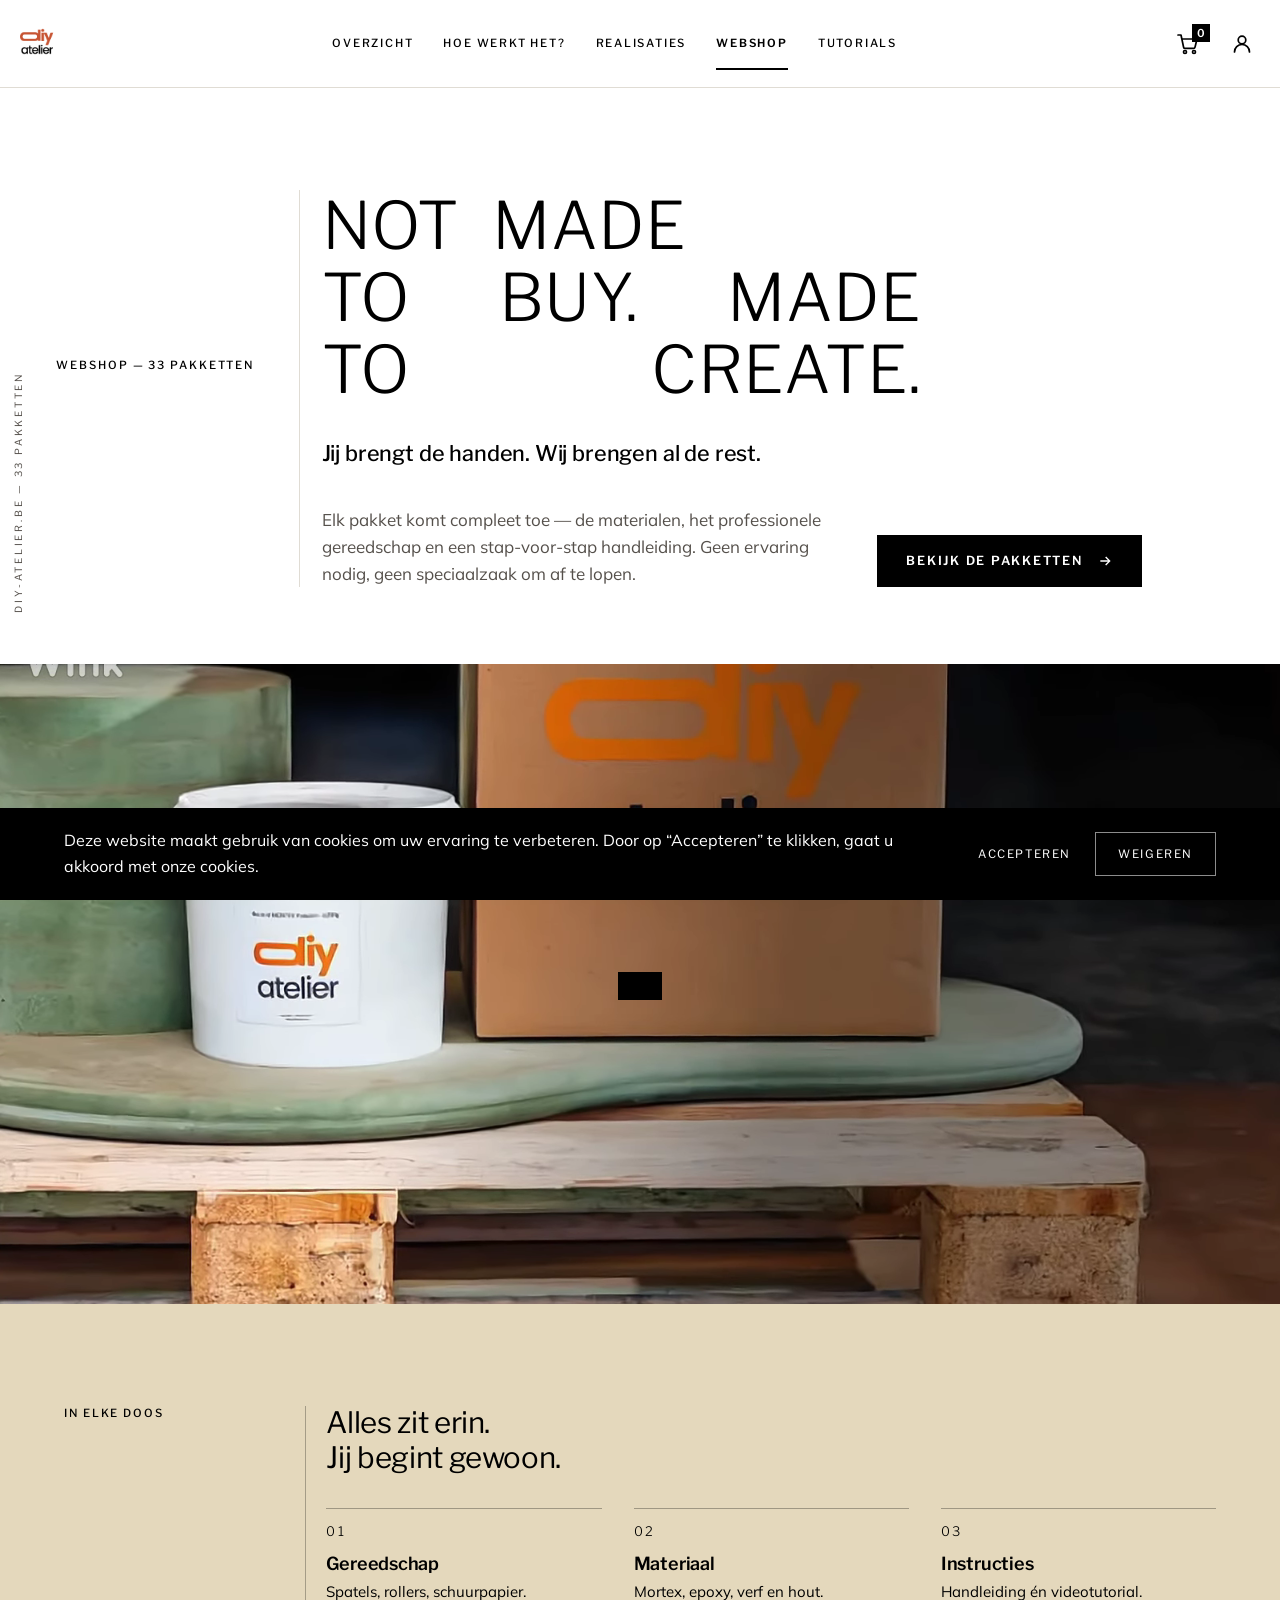
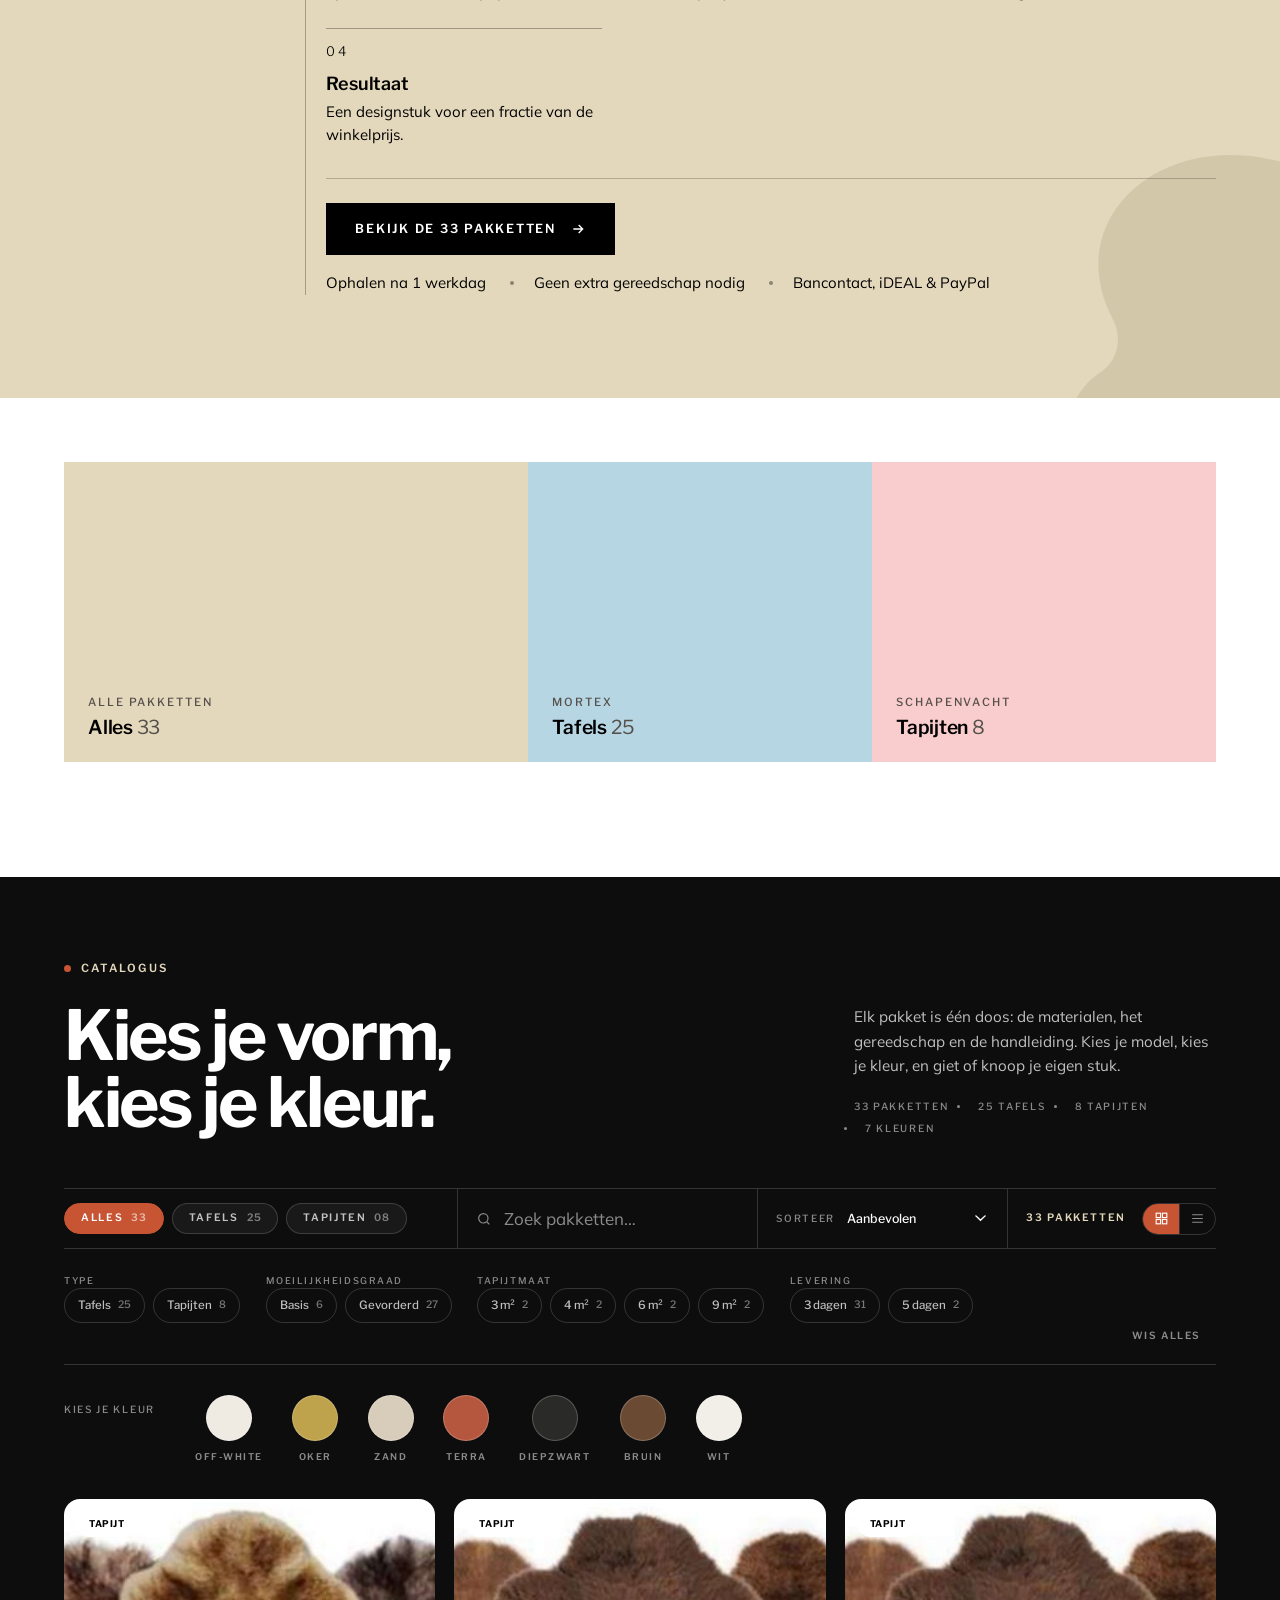
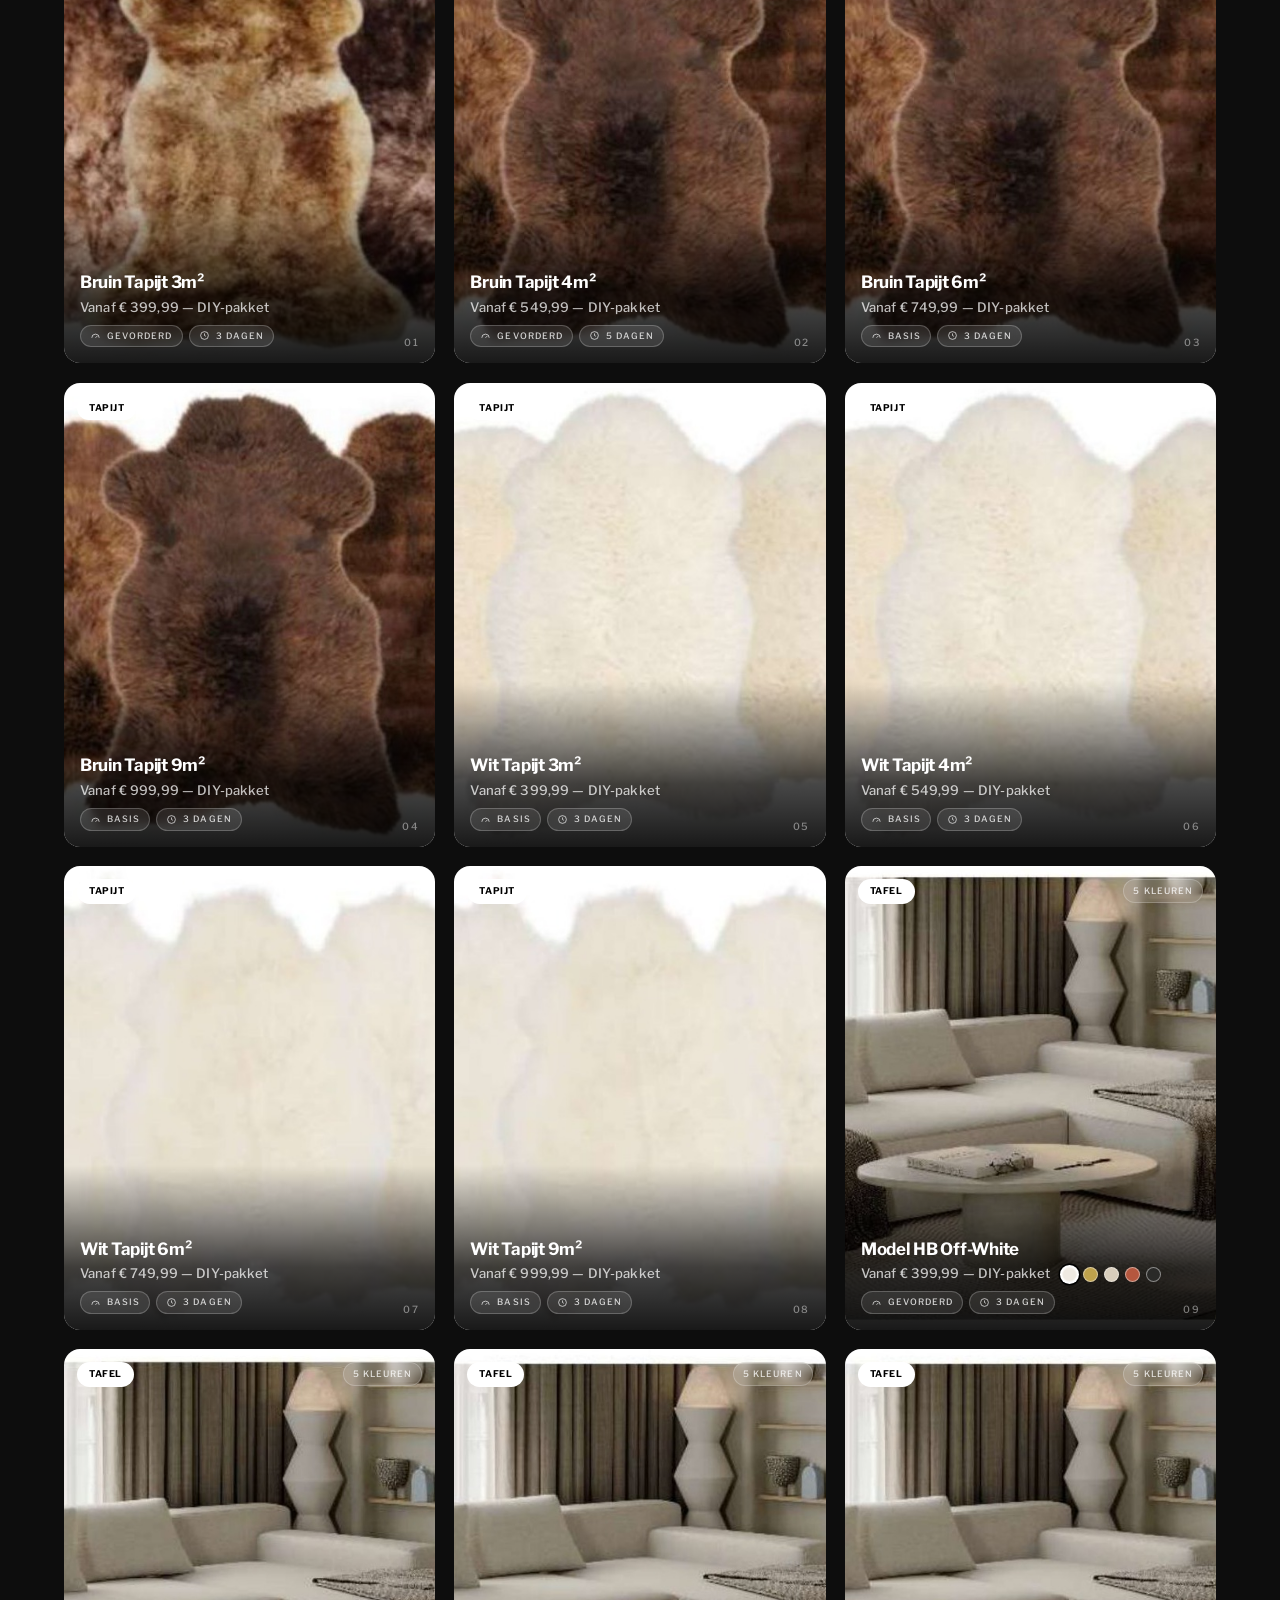
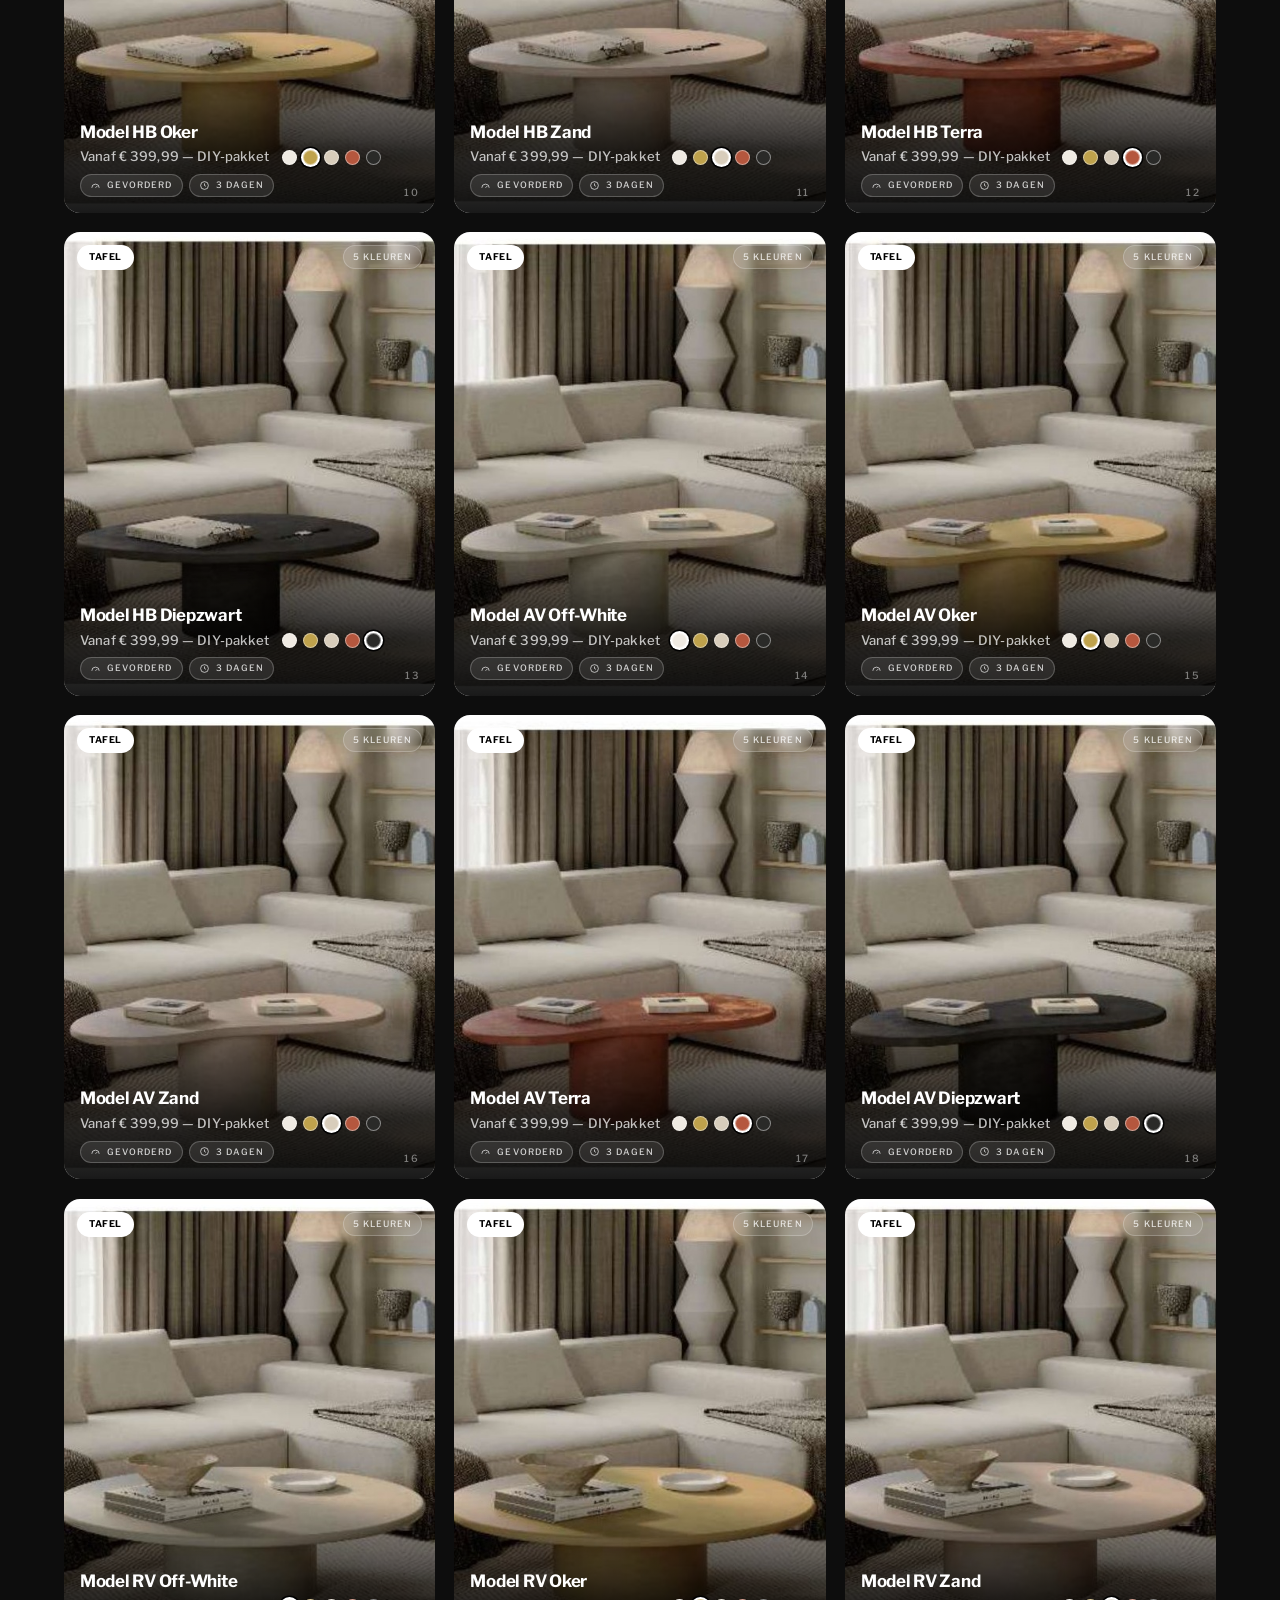
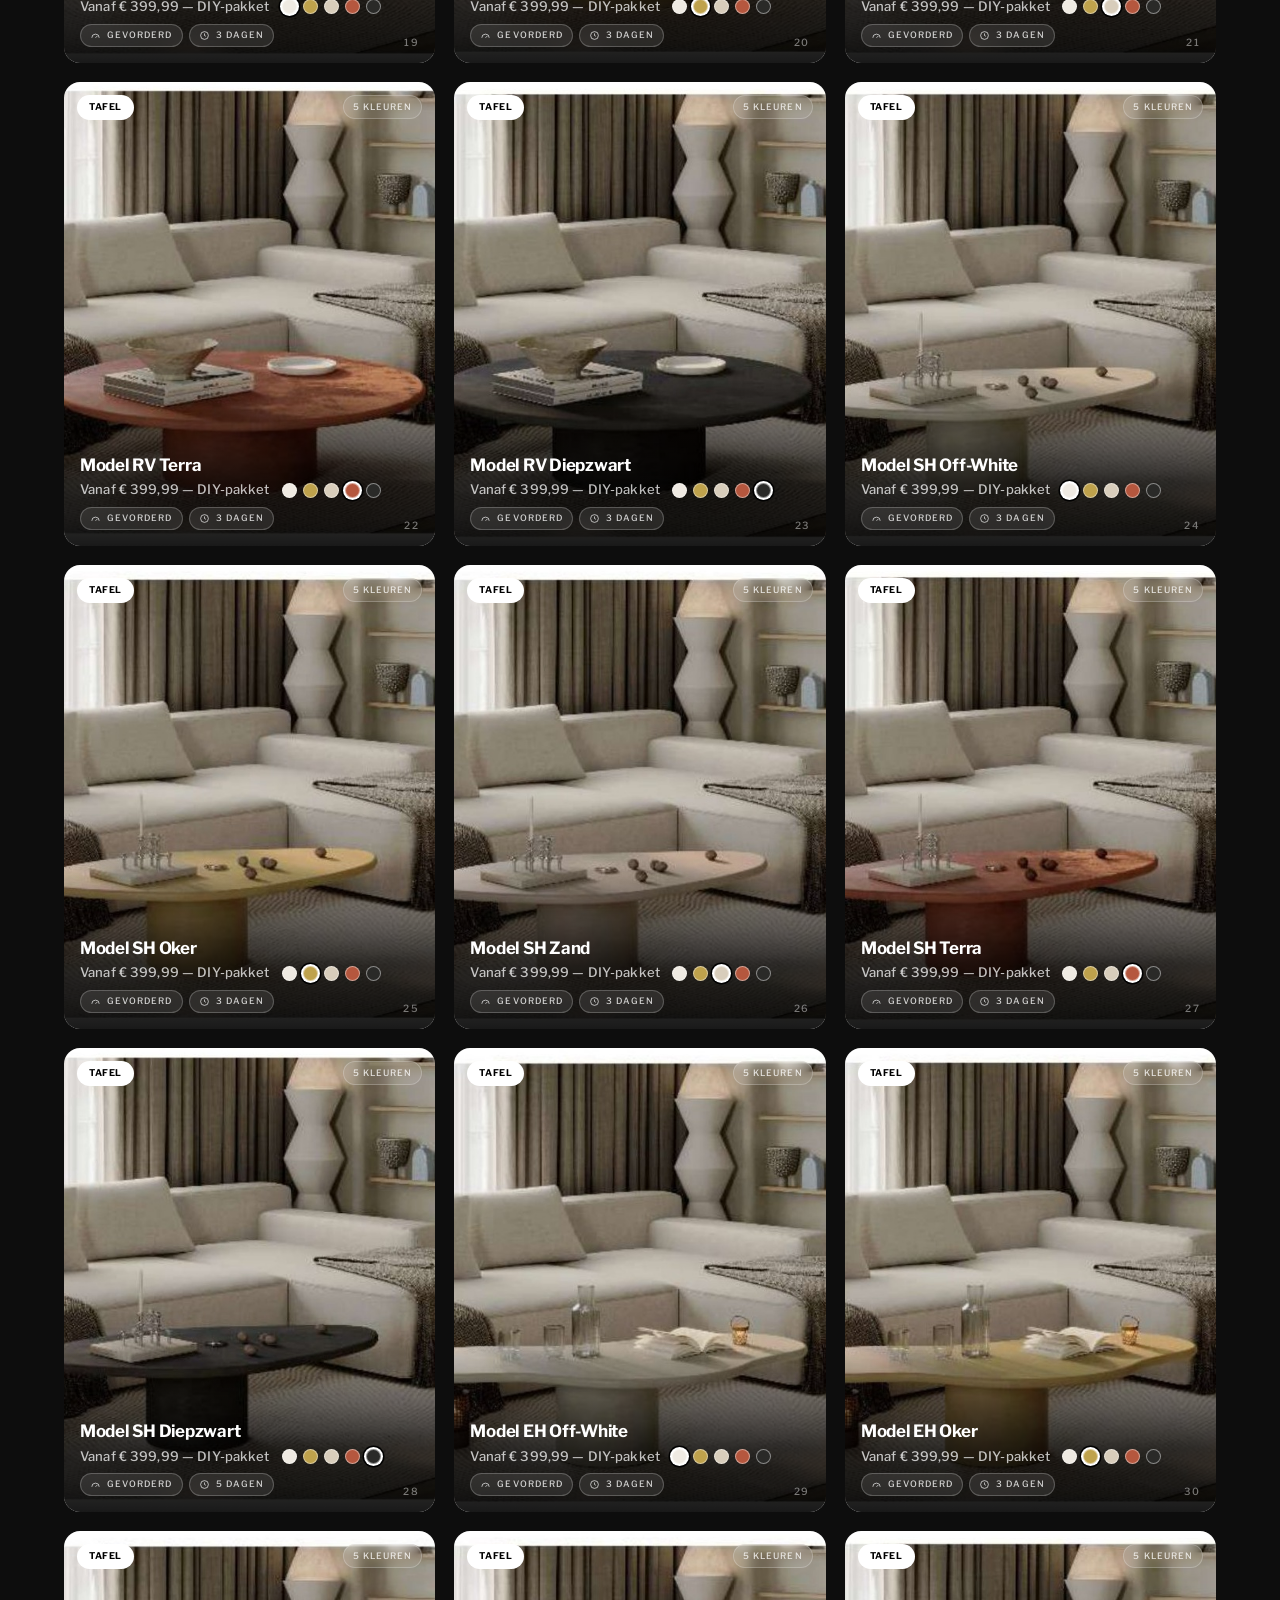
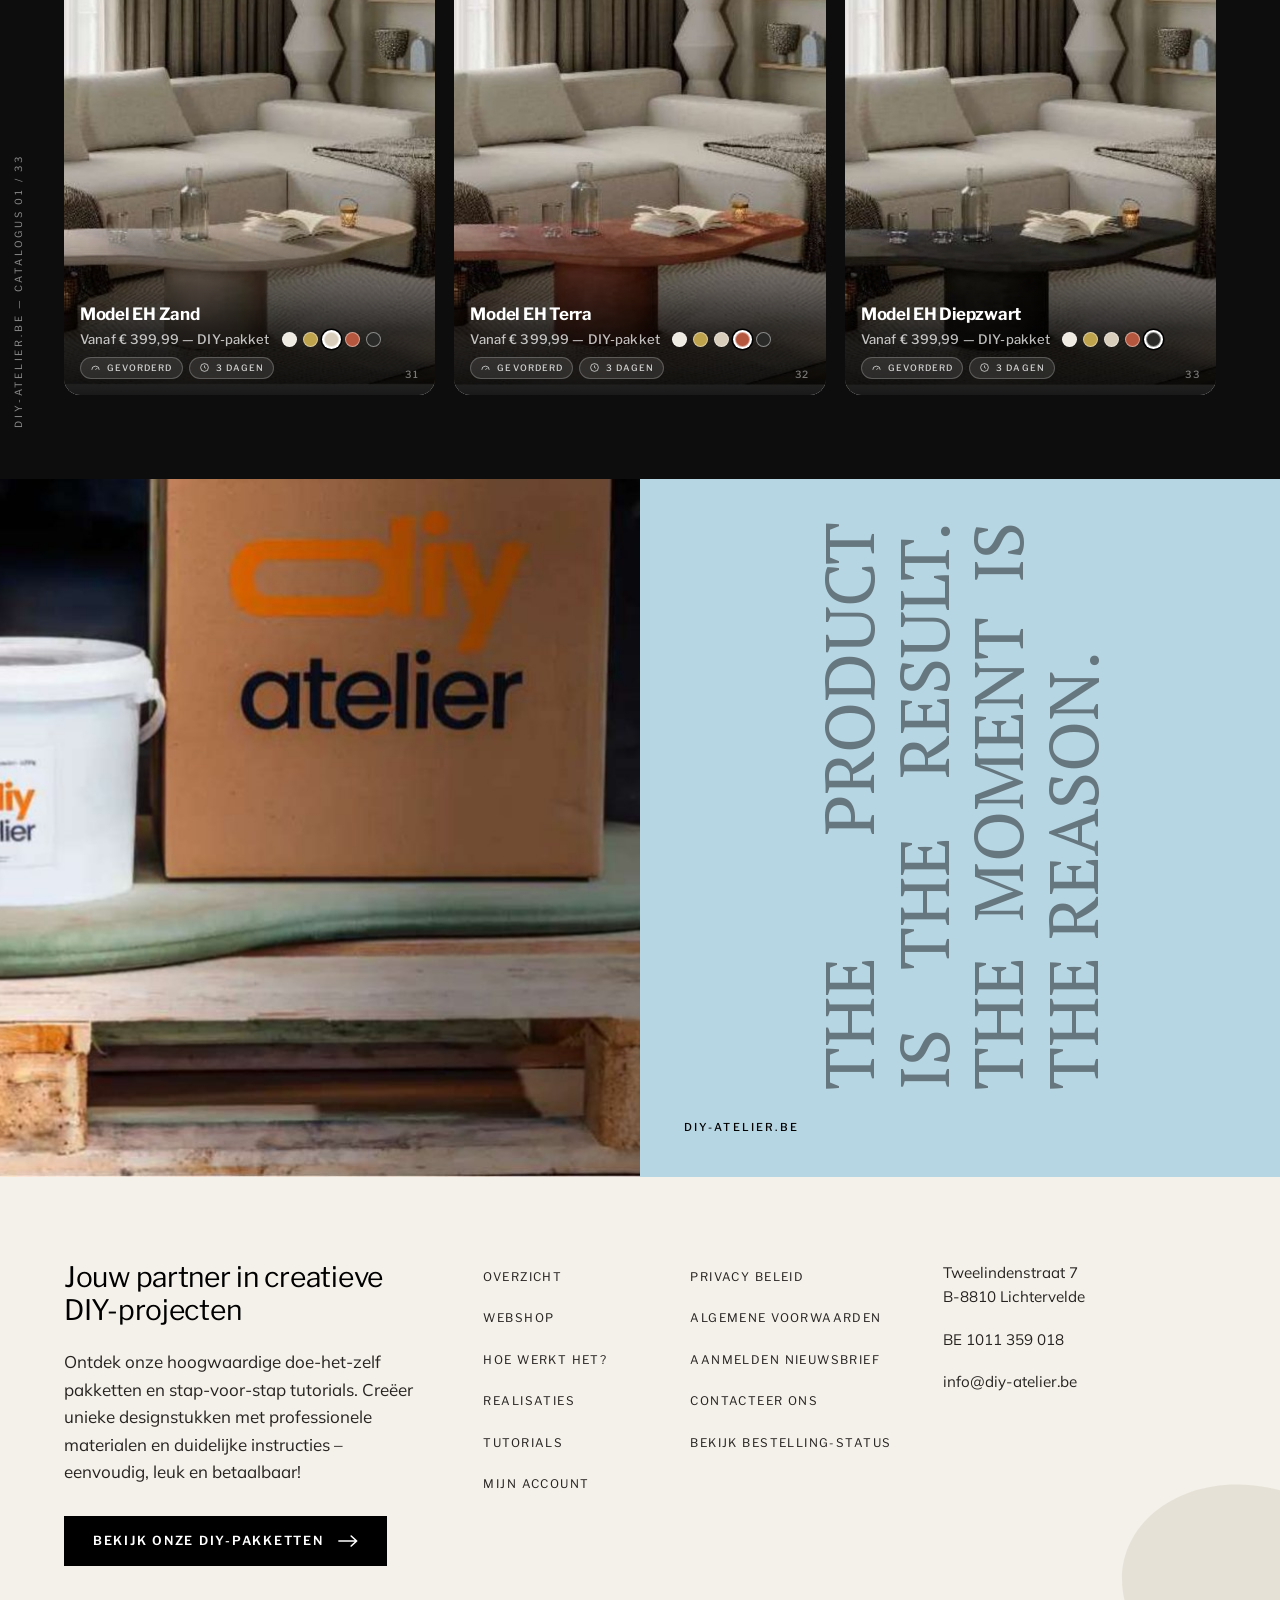
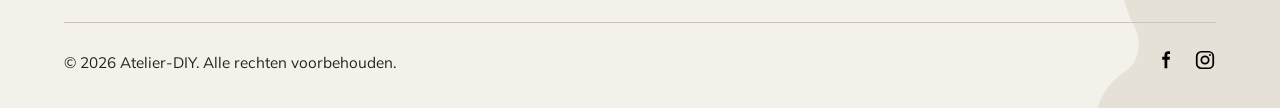
<file: webshop.html>
<!doctype html>
<html lang="nl-BE">
<head>
<meta charset="utf-8">
<meta name="viewport" content="width=device-width, initial-scale=1">
<title>Webshop — Atelier DIY</title>
<meta name="description" content="DIY-pakketten voor Mortex-tafels en schapenvachttapijten. Materialen, gereedschap en een stap-voor-stap handleiding in één doos.">
<link rel="icon" href="img/icon.svg" type="image/svg+xml">
<link rel="preconnect" href="https://fonts.googleapis.com">
<link rel="preconnect" href="https://fonts.gstatic.com" crossorigin>
<link href="https://fonts.googleapis.com/css2?family=Libre+Franklin:wght@300;400;500;600&family=Mulish:wght@300;400;500;600;700&family=PT+Serif:ital,wght@0,400;0,700;1,400&display=swap" rel="stylesheet">
<link rel="stylesheet" href="assets/app.css?v=3">
<!-- chrome.css must come after app.css: it overrides .site-header and scopes
     the replica footer and cookie styles. The header and footer markup is
     generated between the chrome markers below — run `python build.py`. -->
<link rel="stylesheet" href="assets/chrome.css?v=1">
<!-- The SETT brand layer is loaded last: it restyles app.css and
     chrome.css from one place. See assets/brand.css. -->
<link rel="stylesheet" href="assets/brand.css?v=1">
<!-- ============================ CATALOGUE SET PIECE ============================
     Page-local, and deliberately so: every rule is scoped under #catalog (or a
     .cat-* class that only exists inside it), so app.css, brand.css, the PDP
     and the replica pages are untouched. It loads after brand.css because it
     overrides it — including brand.css's global `border-radius: 0 !important`,
     which the rounded cards in the reference shot need out of the way inside
     this one section.

     The composition is the shot the client sent: a full-bleed near-black
     field, a heavy two-line Franklin heading with the lede ranged opposite,
     four photographic cards a row with a pill badge and the type set into the
     image, and the palette as a row of swatches. Everything else in it is the
     brandbook — Zwart and Terracotta from 2.1/2.2, Franklin Gothic for the
     display type (3.2), and the caption/footnote scale from 3.1. -->
<style id="catalog-set">
/* ---------- 1. the field ---------- */
#catalog {
  --cat-field:   #0d0d0d;         /* 2.1 Zwart, one step off pure so the cards
                                     and the scrims have something to sit on */
  --cat-ink:     #ffffff;
  --cat-ink-mid: rgba(255, 255, 255, .74);
  --cat-ink-low: rgba(255, 255, 255, .52);
  --cat-rule:    rgba(255, 255, 255, .16);
  --cat-rule-mid:rgba(255, 255, 255, .28);
  --cat-r:       16px;            /* the shot's corner. The one thing here the
                                     brandbook does not sanction; page-local. */
  --cat-r-sm:    999px;

  position: relative;
  background: var(--cat-field);
  color: var(--cat-ink);
  padding-block: clamp(52px, 6.5vw, 104px);
  /* the section sits between two light bands, so it is its own full-bleed
     field rather than a block inside the page's container */
  margin-block: clamp(24px, 4vw, 56px) 0;
}
#catalog .cat-inner { position: relative; }

/* 01.06 / 05.03 — the baseline climbing the spine, in the outer margin. */
#catalog .cat-rail {
  color: var(--cat-ink-low);
  top: clamp(140px, 18vh, 280px);
  transform: rotate(180deg);
}

/* ---------- 2. the masthead ----------
   The shot: an eyebrow with a dot, a heavy two-line heading, and a short lede
   ranged right against the heading's last line. */
#catalog .cat-masthead {
  display: grid;
  gap: clamp(20px, 3vw, 48px);
  grid-template-columns: minmax(0, 1fr);
  align-items: end;
  margin-bottom: clamp(30px, 4vw, 56px);
  padding-bottom: 0;
  border: 0;
}
@media (min-width: 900px) {
  #catalog .cat-masthead { grid-template-columns: minmax(0, 1.35fr) minmax(0, .65fr); }
}

/* "● 03 — CATALOGUS": the section numeral brand.css already counts, set at
   caption size and folded into the eyebrow line. The dot is the accent (2.2)
   at a size where it is a mark and not type, so its 3.8:1 on the field does
   not have to carry anything. */
#catalog .cat-eyebrow {
  display: flex; align-items: center; gap: 10px;
  margin: 0 0 clamp(16px, 2vw, 24px);
  font-family: var(--sett-grotesk);
  font-weight: 600; font-size: .7rem;
  letter-spacing: .2em; text-transform: uppercase;
  color: var(--sett-beige);
}
#catalog .cat-eyebrow::before {
  content: ""; flex: none;
  width: 7px; height: 7px; border-radius: 50%;
  background: var(--sett-orange);
}
#catalog .cat-eyebrow .sett-section-mark {
  display: inline; margin: 0;
  font: inherit; letter-spacing: inherit;
  color: inherit;
}
#catalog .cat-eyebrow .sett-section-mark::after { content: " —"; }

/* 3.2 Franklin Gothic — "bold display statements, poster slogans, industrial
   headers". The shot's heading is exactly that: heavy, tight, two lines,
   white on black. */
#catalog #catalog-h {
  margin: 0;
  font-family: var(--sett-grotesk);
  font-weight: 700;
  font-size: clamp(2.3rem, 5.6vw, 4.3rem);
  line-height: .98;
  letter-spacing: -.035em;
  color: var(--cat-ink);
}

#catalog .cat-lede {
  margin: 0;
  max-width: 42ch;
  color: var(--cat-ink-mid);
  font-size: .95rem;
  line-height: 1.62;
}

/* the four figures the masthead used to set as a ruled index, folded down to
   one quiet caption line — the shot keeps this column to a single paragraph */
#catalog .cat-index {
  display: flex; flex-wrap: wrap;
  gap: 6px 18px;
  margin: clamp(14px, 1.8vw, 20px) 0 0;
  font-family: var(--sett-grotesk);
  font-weight: 500; font-size: .62rem;
  letter-spacing: .17em; text-transform: uppercase;
  color: var(--cat-ink-low);
  font-variant-numeric: tabular-nums;
}
#catalog .cat-index span { display: inline-flex; align-items: center; gap: 18px; }
#catalog .cat-index span + span::before {
  content: ""; width: 3px; height: 3px; border-radius: 50%;
  background: currentColor; margin-left: -10px;
}

/* ---------- 3. the instrument bar ---------- */
#catalog .cat-bar {
  display: grid;
  grid-template-columns: minmax(0, 1fr);
  background: var(--cat-field);
  border-top: 1px solid var(--cat-rule);
  border-bottom: 1px solid var(--cat-rule);
  margin-bottom: clamp(16px, 2vw, 22px);
}
#catalog .cat-bar-cell {
  display: flex; align-items: center; gap: 12px;
  padding: 11px 0;
  min-width: 0;
}
#catalog .cat-bar-cell + .cat-bar-cell { border-top: 1px solid var(--cat-rule); }

@media (min-width: 1024px) {
  #catalog .cat-bar {
    grid-template-columns: minmax(0, 1fr) minmax(0, 300px) minmax(0, 250px) auto;
    align-items: stretch;
    position: sticky; top: var(--chrome-header-h, 88px); z-index: 30;
  }
  #catalog .cat-bar-cell { padding: 10px clamp(14px, 1.4vw, 20px); }
  #catalog .cat-bar-cell:first-child { padding-left: 0; }
  #catalog .cat-bar-cell:last-child  { padding-right: 0; }
  #catalog .cat-bar-cell + .cat-bar-cell { border-top: 0; border-left: 1px solid var(--cat-rule); }
}

#catalog .cat-bar-quick { flex-wrap: wrap; gap: 8px; }

/* the shot's pill buttons, in the brand's caption type */
#catalog .cat-quick {
  appearance: none;
  display: inline-flex; align-items: baseline; gap: 8px;
  padding: 9px 16px;
  background: rgba(255, 255, 255, .05);
  border: 1px solid var(--cat-rule);
  border-radius: var(--cat-r-sm) !important;
  color: var(--cat-ink-mid);
  font-family: var(--sett-grotesk);
  font-weight: 600; font-size: .64rem;
  letter-spacing: .16em; text-transform: uppercase;
  line-height: 1;
  cursor: pointer;
  transition: background .18s ease, color .18s ease, border-color .18s ease;
}
#catalog .cat-quick:hover { color: var(--cat-ink); border-color: var(--cat-rule-mid); }
#catalog .cat-quick:focus-visible { outline: 2px solid var(--sett-beige); outline-offset: 2px; }
/* 2.2 "Accent & Statement": terracotta with white type — 4.74:1 */
#catalog .cat-quick[aria-pressed="true"] {
  background: var(--sett-orange); border-color: var(--sett-orange); color: #fff;
}
#catalog .cat-quick-n { font-variant-numeric: tabular-nums; letter-spacing: .08em; opacity: .6; }

#catalog .cat-bar .btn-ghost {
  border-radius: var(--cat-r-sm) !important;
  border-color: var(--cat-rule);
  color: var(--cat-ink);
  font-size: .7rem; letter-spacing: .14em; text-transform: uppercase;
  padding: 9px 16px; min-height: 0;
}
#catalog .cat-bar .btn-ghost:hover { border-color: var(--cat-ink); background: rgba(255,255,255,.06); }

#catalog .cat-bar-search { position: relative; }
#catalog .cat-bar-search .cat-search-ico { flex: none; color: var(--cat-ink-low); }
#catalog .cat-bar-search .field {
  flex: 1; min-width: 0;
  border: 0; border-radius: 0 !important;
  padding: 6px 0; min-height: 0;
  background: none;
  color: var(--cat-ink);
  font-family: var(--sett-text);
}
#catalog .cat-bar-search .field::placeholder { color: var(--cat-ink-low); }
#catalog .cat-bar-search .field:focus { outline: 0; box-shadow: 0 1px 0 0 var(--sett-orange); }
#catalog .cat-bar-search:focus-within .cat-search-ico { color: var(--sett-orange); }

#catalog .cat-cell-label { flex: none; margin: 0; color: var(--cat-ink-low); font-size: .62rem; }
#catalog .cat-bar-sort .select {
  flex: 1; min-width: 0;
  border: 0; border-radius: 0 !important;
  min-height: 0; padding: 6px 26px 6px 0;
  color: var(--cat-ink);
  font-family: var(--sett-grotesk); font-size: .78rem;
  /* the app.css arrow is drawn in ink on a white plate; on the field it has to
     be the field's own white, and the plate has to go */
  background: transparent url("data:image/svg+xml,%3Csvg xmlns='http://www.w3.org/2000/svg' viewBox='0 0 12 8'%3E%3Cpath d='M1 1l5 5 5-5' stroke='%23ffffff' stroke-width='1.6' fill='none' stroke-linecap='round'/%3E%3C/svg%3E") no-repeat right 4px center/11px;
}
#catalog .cat-bar-sort .select option { color: #000; background: #fff; }

#catalog .cat-bar-view { justify-content: space-between; gap: 16px; }
#catalog .cat-count {
  font-family: var(--sett-grotesk);
  font-weight: 600; font-size: .64rem;
  letter-spacing: .16em; text-transform: uppercase;
  font-variant-numeric: tabular-nums;
  color: var(--sett-beige);
  white-space: nowrap;
}

#catalog .cat-view {
  display: flex; flex: none;
  border: 1px solid var(--cat-rule);
  border-radius: var(--cat-r-sm); overflow: hidden;
}
#catalog .cat-view button {
  width: 36px; height: 30px;
  display: grid; place-items: center;
  background: none; border: 0; border-radius: 0;
  color: var(--cat-ink-low); cursor: pointer;
  transition: background .18s ease, color .18s ease;
}
#catalog .cat-view button + button { border-left: 1px solid var(--cat-rule); }
#catalog .cat-view button:hover { color: var(--cat-ink); }
#catalog .cat-view button[aria-pressed="true"] { background: var(--sett-orange); color: #fff; }
#catalog .cat-view button:focus-visible { outline: 2px solid var(--sett-beige); outline-offset: -2px; }

/* ---------- 4. the facet row (desktop) ----------
   Below 1024px none of this applies: the aside is still app.css's bottom
   sheet, on its own white surface, with its own head, foot and apply button. */
@media (min-width: 1024px) {
  #catalog #filters {
    display: flex; align-items: center; flex-wrap: wrap;
    gap: 10px 24px;
    padding: 4px 0 16px;
    border: 0;
  }
  #catalog #filterForm { display: flex; flex-wrap: wrap; gap: 10px clamp(16px, 2vw, 30px); flex: 1; }
  #catalog #filters .facet {
    display: flex; align-items: center; flex-wrap: wrap; gap: 8px;
    border: 0; padding: 0; margin: 0;
  }
  #catalog #filters .facet-legend {
    float: none; width: auto; margin: 0 4px 0 0; padding: 0;
    font-family: var(--sett-grotesk);
    font-weight: 500; font-size: .58rem;
    letter-spacing: .17em; text-transform: uppercase;
    color: var(--cat-ink-low);
  }

  /* The checkbox becomes the shot's pill: the input covers the label and stays
     focusable, and .check-pill — its next sibling — carries the visual state.

     Deliberately NOT `.check:has(input:checked)`. That selector matches when
     queried, but Chrome does not always repaint it when the checked state is
     set on the property rather than by a click, and catalog.js sets it on the
     property in syncInputs() every time a chip is removed or the URL is read
     back. `input:checked + .check-pill` is a plain sibling combinator and
     invalidates the way it has since CSS2. */
  #catalog #filters .check {
    position: relative;
    display: inline-flex; padding: 0; border: 0;
  }
  #catalog #filters .check input {
    position: absolute; inset: 0; z-index: 1;
    width: 100%; height: 100%;
    margin: 0; opacity: 0; cursor: pointer;
  }
  #catalog #filters .check .check-pill {
    display: inline-flex; align-items: center; gap: 7px;
    padding: 7px 13px;
    border: 1px solid var(--cat-rule);
    border-radius: var(--cat-r-sm);
    font-family: var(--sett-grotesk);
    font-size: .72rem; font-weight: 500;
    color: var(--cat-ink-mid);
    transition: border-color .18s ease, color .18s ease, background .18s ease;
  }
  #catalog #filters .check:hover .check-pill { border-color: var(--cat-rule-mid); color: var(--cat-ink); }
  #catalog #filters .check input:checked + .check-pill {
    background: var(--sett-orange); border-color: var(--sett-orange); color: #fff;
  }
  #catalog #filters .check input:focus-visible + .check-pill {
    outline: 2px solid var(--sett-beige); outline-offset: 2px;
  }
  #catalog #filters .check .count {
    margin: 0; font-size: .64rem; opacity: .6;
    font-variant-numeric: tabular-nums; color: inherit;
  }
  #catalog #filters .check.is-zero { opacity: .35; }
  #catalog #filters .filters-foot { display: flex; justify-content: flex-end; }

  #catalog #filters .filters-foot { margin: 0 0 0 auto; }
  #catalog #filters #clearAll {
    width: auto; min-height: 0; padding: 7px 14px;
    border-radius: var(--cat-r-sm) !important;
    border-color: transparent;
    color: var(--cat-ink-low);
    font-size: .62rem; letter-spacing: .16em; text-transform: uppercase;
  }
  #catalog #filters #clearAll:hover { color: var(--cat-ink); border-color: var(--cat-rule); background: none; }
}

/* Below 1024px the aside is app.css's bottom sheet and the facets are rows,
   not pills; the new wrapper has to pass the row's layout through to the
   label and the count it holds. */
#catalog .check .check-pill { display: flex; flex: 1; align-items: center; gap: var(--sp-3); }

/* ---------- 5. the palette — 2.1 ----------
   The shot's swatch row: a dot per colour with its name under it. It is also
   the colour facet, so a dot is a filter. */
#catalog .cat-palette {
  display: flex; align-items: flex-start; flex-wrap: wrap;
  gap: 16px clamp(20px, 3vw, 40px);
  padding: clamp(18px, 2.2vw, 26px) 0 clamp(20px, 2.6vw, 30px);
  border-top: 1px solid var(--cat-rule);
}
#catalog .cat-palette-label {
  margin: 0; padding-top: 12px;
  color: var(--cat-ink-low);
  font-size: .62rem; letter-spacing: .17em;
}
#catalog #colourFacet { display: flex; flex-wrap: wrap; gap: 14px clamp(16px, 2vw, 26px); }
#catalog #colourFacet .chip {
  flex-direction: column; gap: 9px;
  min-height: 0; padding: 4px 2px;
  background: none; border: 0; border-radius: 0 !important;
  font-family: var(--sett-grotesk);
  font-size: .58rem; font-weight: 600;
  letter-spacing: .16em; text-transform: uppercase;
  color: var(--cat-ink-low);
  transition: color .18s ease;
}
#catalog #colourFacet .chip .sw {
  width: 46px !important; height: 46px !important;
  border-radius: 50% !important;
  border: 1px solid rgba(255, 255, 255, .22);
  transition: box-shadow .18s ease, transform .18s ease;
}
#catalog #colourFacet .chip:hover { color: var(--cat-ink); background: none; }
#catalog #colourFacet .chip:hover .sw { transform: scale(1.06); }
#catalog #colourFacet .chip[aria-pressed="true"] { background: none; color: var(--cat-ink); }
#catalog #colourFacet .chip[aria-pressed="true"] .sw {
  box-shadow: 0 0 0 3px var(--cat-field), 0 0 0 5px var(--sett-orange);
}
#catalog #colourFacet .chip:focus-visible { outline: 2px solid var(--sett-beige); outline-offset: 3px; }

/* ---------- 6. active filters ---------- */
#catalog .cat-active {
  display: flex; align-items: center; flex-wrap: wrap;
  gap: 10px 16px;
  margin-bottom: clamp(14px, 2vw, 22px);
}
#catalog .cat-active-label { margin: 0; color: var(--cat-ink-low); font-size: .62rem; }
#catalog .cat-active:has(#activeChips:empty) { display: none; }
#catalog .chip-active {
  background: var(--sett-orange); color: #fff;
  border-radius: var(--cat-r-sm) !important;
  border-color: transparent;
  font-family: var(--sett-grotesk); font-size: .7rem;
}
#catalog .chip-active:hover { border-color: #fff; }

/* ---------- 7. the cards ----------
   4.2 — the photograph is the card. The sheet, the passe-partout and the
   hairline brand.css prints around every card are dropped here: on a dark
   field a white sheet with a small photograph inside it is a different object
   from the one in the shot. The type is set into the image over a scrim, the
   category rides top-left as a pill, and the colourways sit under the price. */
#catalog .grid-products { gap: clamp(14px, 1.5vw, 22px); counter-reset: cat-card; }

#catalog .card {
  display: grid;
  grid-template-areas: "stack";
  aspect-ratio: 4 / 5;
  padding: 0;
  background: #1a1a1a;
  border: 0;
  border-radius: var(--cat-r) !important;
  overflow: hidden;
  transition: transform .3s cubic-bezier(.2, .7, .3, 1);
}
#catalog .card:hover { transform: translateY(-4px); background: #1a1a1a; }
#catalog .card:focus-within { outline: 2px solid var(--sett-beige); outline-offset: 3px; }

#catalog .card-media {
  grid-area: stack;
  aspect-ratio: auto;
  height: 100%; width: 100%;
  background: #1a1a1a !important;
  border-radius: 0 !important;
}
#catalog .card-media img { width: 100%; height: 100%; object-fit: cover; border-radius: 0 !important; }
#catalog .card:hover .card-media img { transform: scale(1.05); }

/* the scrim. Two stops, so the type at the foot has ~85% black under it and
   the middle of the photograph is left alone. */
#catalog .card-body {
  grid-area: stack;
  align-self: end;
  z-index: 2;
  padding: 74px 16px 16px;
  gap: 7px;
  background: linear-gradient(to top,
              rgba(0,0,0,.90) 0%, rgba(0,0,0,.72) 38%, rgba(0,0,0,0) 100%);
  color: var(--cat-ink);
}

/* the shot's badge: a white pill at the top-left of the photograph. This is
   the card's own "Tafel" / "Tapijt" caption, moved out of the foot. */
#catalog .card-body > div > .t-label {
  position: absolute; top: 13px; left: 13px; z-index: 3;
  margin: 0;
  padding: 6px 12px;
  background: var(--cat-ink);
  border-radius: var(--cat-r-sm);
  color: #000 !important;
  font-family: var(--sett-grotesk);
  font-weight: 700; font-size: .58rem;
  letter-spacing: .16em; text-transform: uppercase;
}
/* …which frees the top-right for the colourway count */
#catalog .card-flag {
  top: 13px; right: 13px; left: auto; z-index: 3;
  padding: 6px 11px;
  background: rgba(0, 0, 0, .55);
  border: 1px solid rgba(255, 255, 255, .3);
  border-radius: var(--cat-r-sm) !important;
  color: #fff;
  font-size: .56rem; letter-spacing: .14em;
  backdrop-filter: blur(6px);
}

/* the index numeral stays — it is the one book device that survives the
   restyle intact, and it renumbers itself with every filter */
#catalog .grid-products > .card::before {
  counter-increment: cat-card;
  content: counter(cat-card, decimal-leading-zero);
  position: absolute; bottom: 15px; right: 16px; z-index: 3;
  font-family: var(--sett-grotesk);
  font-weight: 500; font-size: .62rem;
  letter-spacing: .14em; line-height: 1;
  font-variant-numeric: tabular-nums;
  color: rgba(255, 255, 255, .45);
  pointer-events: none;
}

#catalog .card .t-title {
  font-family: var(--sett-grotesk);
  font-weight: 700; font-size: 1.06rem;
  line-height: 1.22; letter-spacing: -.015em;
  color: var(--cat-ink);
}
#catalog .card .t-title a { color: inherit; transition: color .18s ease; }
#catalog .card:hover .t-title a { color: var(--sett-beige); }

/* "Vanaf € 399,99 — DIY-pakket", the shot's second line */
#catalog .card-foot {
  order: 2;
  margin: 0; padding: 0; border: 0;
  align-items: center;
  justify-content: flex-start;
  gap: 12px;
}
#catalog .card-foot .t-price {
  font-family: var(--sett-grotesk);
  font-weight: 500; font-size: .82rem;
  letter-spacing: .01em;
  color: var(--cat-ink-mid);
}
#catalog .card-foot .t-price::before { content: "Vanaf "; }
#catalog .card-foot .t-price::after  { content: " — DIY-pakket"; }
#catalog .card-foot .sw {
  width: 15px !important; height: 15px !important;
  border-radius: 50% !important;
  border-color: rgba(255, 255, 255, .45);
}
#catalog .card-foot .sw[aria-current="true"] { box-shadow: 0 0 0 1.5px #000, 0 0 0 3px #fff; }

/* the two spec badges, as ghost pills on the scrim */
#catalog .card-meta { order: 3; gap: 6px; margin-top: 2px; }
#catalog .card .badge {
  padding: 4px 9px;
  background: rgba(255, 255, 255, .1);
  border: 1px solid rgba(255, 255, 255, .22);
  border-radius: var(--cat-r-sm) !important;
  color: rgba(255, 255, 255, .8);
  font-size: .55rem; letter-spacing: .12em;
  backdrop-filter: blur(4px);
}
#catalog .card .badge svg { width: 11px; height: 11px; }

/* ---------- 7b. the poster in the grid — 5.6 ----------
   "Photo-Typography Split Posters ... paired with solid color blocks
   (Terracotta Orange / Black) displaying a baseline." Thirty-three
   photographs in a row with nothing between them is not a composition the
   book would run; this is the interruption. It is a grid cell rather than a
   card, so catalog.js can rewrite the grid underneath it as often as it
   likes. The line is baseline 1 of 1.3 — the one this page had not used. */
/* #catalog .grid-products::after {
  content: "SET THE TABLE FOR UNFORGETTABLE MOMENTS.";
  display: flex;
  align-items: flex-end;
  aspect-ratio: 4 / 5;
  padding: clamp(18px, 2vw, 26px);
  background: var(--sett-orange);
  border-radius: var(--cat-r);
  color: #fff;
  font-family: var(--sett-grotesk);
  font-weight: 700;
  font-size: clamp(1.05rem, 1.45vw, 1.45rem);
  line-height: 1.08;
  letter-spacing: -.02em;
  text-transform: uppercase;
  overflow-wrap: anywhere;
  text-wrap: balance;
} */
#catalog #grid.is-list::after,
#catalog #grid:empty::after { display: none; }

/* ---------- 8. list view ----------
   One column of rows, the photograph left, the type ranged along it. */
#catalog #grid.is-list { grid-template-columns: minmax(0, 1fr); gap: 10px; }
#catalog #grid.is-list > .card {
  display: flex; flex-direction: row; align-items: stretch;
  aspect-ratio: auto;
  gap: clamp(14px, 2vw, 26px);
  padding: 10px;
  background: rgba(255, 255, 255, .045);
}
#catalog #grid.is-list > .card:hover { transform: none; background: rgba(255, 255, 255, .08); }
#catalog #grid.is-list .card-media {
  flex: none;
  width: clamp(110px, 22vw, 220px);
  aspect-ratio: 4 / 3;
  height: auto;
  border-radius: 10px !important;
  overflow: hidden;
}
#catalog #grid.is-list .card-body {
  flex: 1;
  align-self: center;
  padding: 6px 8px 6px 0;
  background: none;
}
#catalog #grid.is-list .card-body > div > .t-label {
  position: static; padding: 0; margin-bottom: 7px;
  background: none; color: var(--cat-ink-low) !important;
  font-weight: 500;
}
#catalog #grid.is-list .card-flag { top: 18px; left: 18px; right: auto; }
#catalog #grid.is-list > .card::before { bottom: auto; top: 18px; right: 18px; }
@media (min-width: 700px) {
  #catalog #grid.is-list .card-body {
    display: grid;
    grid-template-columns: minmax(0, 1fr) auto;
    grid-auto-rows: min-content;
    align-content: center;
    row-gap: 10px;
    column-gap: clamp(16px, 3vw, 48px);
  }
  #catalog #grid.is-list .card-body > :first-child { grid-column: 1; }
  #catalog #grid.is-list .card-meta { grid-column: 1; }
  #catalog #grid.is-list .card-foot {
    grid-column: 2; grid-row: 1 / span 2;
    align-self: center; justify-content: flex-end;
    flex-wrap: wrap; text-align: right;
  }
}

/* ---------- 9. the empty result ----------
   2.2's "High-Contrast Base": black type on beige. On the dark field it is
   the one lit surface, which is what an empty result should be. */
#catalog .cat-empty {
  background: var(--sett-beige);
  border-radius: var(--cat-r);
  padding: clamp(28px, 4vw, 52px);
  text-align: left;
  border: 0;
  color: #000;
}
#catalog .cat-empty .cat-empty-num {
  display: block;
  margin-bottom: clamp(14px, 2vw, 22px);
  font-family: var(--sett-grotesk);
  font-weight: 500; font-size: 1.6rem; line-height: 1;
  font-variant-numeric: tabular-nums;
  color: var(--sett-orange);
}
#catalog .cat-empty .t-h3 { margin: 0 0 8px; color: #000; font-size: 1.35rem; }
#catalog .cat-empty p { color: #000; margin: 0 0 clamp(18px, 2.4vw, 26px); max-width: 46ch; }
#catalog .cat-empty .btn-secondary {
  border-radius: var(--cat-r-sm) !important;
  border-color: #000; color: #000;
}
#catalog .cat-empty .btn-secondary:hover { background: #000; color: #fff; }

@media (prefers-reduced-motion: reduce) {
  #catalog .card, #catalog .card-media img { transition-duration: 1ms; }
  #catalog .card:hover { transform: none; }
}
</style>

<!-- The section numerals are off on this page.
     brand.css §3 numbers each chapter off one shared counter — 01 the
     statement, 02 "in elke doos", 03 the catalogue, 04 the closing duo — via
     .sett-section-mark, .pack-mark and a counter on main h2::before. The four
     spans stay in the markup (they are aria-hidden and carry nothing else), so
     restoring the sequence is deleting this block. The catalogue's own card
     index, which runs 01–33 down the grid, is a different counter and is
     untouched. -->
<style id="section-numerals-off">
main .sett-section-mark,
main .sett-mark.pack-mark { display: none; }
/* the catalogue sets its own numeral inline in the eyebrow (and takes the
   em-dash after it along), so it needs the same rule at its own weight */
#catalog .cat-eyebrow .sett-section-mark { display: none; }
main h2::before { content: none; counter-increment: none; }
</style>
</head>
<body>
<a class="skip-link" href="#catalog">Ga naar de producten</a>

<!-- ============================ HEADER ============================ -->
<!-- chrome:header -->
<header class="site-header">
  <div class="wrap-wide">
    <a class="logo sett-lockup" href="index.html" aria-label="Atelier DIY — home">
      <img src="img/logo-brand.png" alt="Atelier DIY" width="44" height="38">
    </a>
    <nav class="nav" id="nav" aria-label="Hoofdnavigatie"><a href="index.html">Overzicht</a><a href="hoe-werkt-het.html">Hoe werkt het?</a><a href="realisaties.html">Realisaties</a><a href="webshop.html" aria-current="page">Webshop</a><a href="tutorials.html">Tutorials</a></nav>
    <div class="header-actions">
      <a class="cart" id="cartBtn" href="#" aria-label="Winkelmandje, 0 artikelen"><svg width="24" height="24" viewBox="0 0 24 24" fill="none" stroke="currentColor" stroke-width="1.7" stroke-linecap="round" stroke-linejoin="round" aria-hidden="true"><circle cx="9" cy="20" r="1.5"/><circle cx="18" cy="20" r="1.5"/><path d="M2 3h3l2.6 12.2a1.5 1.5 0 0 0 1.5 1.2h8.4a1.5 1.5 0 0 0 1.5-1.2L21 7H6"/></svg><span class="cart-count" id="cartCount">0</span></a>
      <a href="#" aria-label="Mijn account">
        <svg width="24" height="24" viewBox="0 0 24 24" fill="none" stroke="currentColor" stroke-width="1.7" stroke-linecap="round" aria-hidden="true"><circle cx="12" cy="8" r="3.8"/><path d="M4.5 20a7.5 7.5 0 0 1 15 0"/></svg>
      </a>
      <button class="burger" id="burger" aria-expanded="false" aria-controls="nav" aria-label="Menu">
        <svg width="26" height="26" viewBox="0 0 24 24" fill="none" stroke="currentColor" stroke-width="2" stroke-linecap="round" aria-hidden="true"><path d="M4 7h16M4 12h16M4 17h16"/></svg>
      </button>
    </div>
  </div>
</header>
<!-- /chrome:header -->

<main id="main">

<!-- ============================ STATEMENT FIELD ============================
     Brandbook 05.01. The book's own website sets its opening statement in
     black on an open white field and stacks the photography underneath it.
     The previous version inverted that — white type over a scrim on moving
     footage — which is the one thing 05.01 does not do. The clip is still
     here, in full, directly below: it is now a plate (04.02) rather than a
     backdrop, so nothing sits on top of it and it needs no scrim.

     The heading is the 01.05 baseline device now: upper-case, justified, words
     pushed to opposite edges. It is set in English because that is what the
     brandbook does — its body copy is Dutch on every page and its baselines are
     English on every page — and the line is one of the three the book prints on
     01.05, verbatim. It is the one that happens to describe this business
     exactly. The Dutch proposition follows it as the 03.01 Subtitel, so nothing
     that was being said is lost.
-->
<section class="sett-statement sett-field">
  <span class="sett-rail" aria-hidden="true">diy-atelier.be — 33 pakketten</span>
  <div class="sett-statement-inner">
    <span class="sett-section-mark" aria-hidden="true"></span>
    <p class="t-label shop-hero-eyebrow">Webshop — 33 pakketten</p>
    <h1 class="t-statement spread spread-narrow" lang="en">
      <span class="tight"><b>NOT</b> <b>MADE</b></span>
      <span><b>TO</b> <b>BUY.</b> <b>MADE</b></span>
      <span><b>TO</b> <b>CREATE.</b></span>
    </h1>
    <p class="sett-sub">Jij brengt de handen. Wij brengen al de rest.</p>
    <div class="sett-statement-foot">
      <p>
        Elk pakket komt compleet toe — de materialen, het professionele gereedschap en een
        stap-voor-stap handleiding. Geen ervaring nodig, geen speciaalzaak om af te lopen.
      </p>
      <a class="btn btn-primary" href="#catalog">
        Bekijk de pakketten
        <svg width="16" height="16" viewBox="0 0 24 24" fill="none" stroke="currentColor" stroke-width="2" aria-hidden="true"><path d="M5 12h14M13 6l6 6-6 6"/></svg>
      </a>
    </div>
  </div>
</section>

<!-- 04.02 — the footage as a hard-edged full-bleed plate. Muted, looping,
     decorative: aria-hidden, no controls, no captions. -->
<section class="sett-plate sett-plate-tall shop-plate">
  <video class="v-ambient" autoplay muted loop playsinline
         poster="img/ov-video.jpg" aria-hidden="true" tabindex="-1">
    <source src="video/ov-mortex.webm" type="video/webm">
    <source src="video/ov-mortex.mp4" type="video/mp4">
  </video>
  <img class="poster" src="img/ov-video.jpg" alt="" aria-hidden="true">
</section>

<!-- ============================ WAT ZIT ER IN HET PAKKET ============================
     Moved up from the product page, where it sat below the buy box and was rarely
     reached. Kept deliberately short: four concrete nouns, then the ask. The lede
     that used to sit here repeated the hero's "geen speciaalzaak om af te lopen",
     so it is gone. "Fractie van de winkelprijs" is the client's own line (see the
     third column of the overview page). Facts are FAQ 3, 7 and 9.
     Beige field per 02.02. Ink type is 12.05:1 here, so the copy is safe; the
     icon tiles are ink with white glyphs, because a white tile on beige is
     1.41:1 and would read as a printing accident. -->
<section class="band band-beige pack" aria-labelledby="pack-h">
  <span class="band-blob pack-blob" aria-hidden="true"></span>
  <div class="band-inner">
   <div class="sett-margin">
    <div class="sett-margin-head">
      <span class="sett-mark pack-mark" aria-hidden="true"></span>
      <p class="t-label pack-eyebrow">In elke doos</p>
    </div>
    <h2 class="pack-title" id="pack-h">Alles zit erin. <br>Jij begint gewoon.</h2>

    <div class="pack-grid">
      <div class="pack-item">
        <span class="pack-icon pack-icon-1" aria-hidden="true">
          <svg width="20" height="20" viewBox="0 0 24 24" fill="none" stroke="var(--c-surface)" stroke-width="1.6" stroke-linecap="round" stroke-linejoin="round"><path d="M3 8l9-4 9 4-9 4z"/><path d="M3 8v8l9 4 9-4V8"/></svg>
        </span>
        <h3 class="t-h3">Gereedschap</h3>
        <p>Spatels, rollers, schuurpapier.</p>
      </div>
      <div class="pack-item">
        <span class="pack-icon pack-icon-2" aria-hidden="true">
          <svg width="20" height="20" viewBox="0 0 24 24" fill="none" stroke="var(--c-surface)" stroke-width="1.6" stroke-linecap="round" stroke-linejoin="round"><path d="M4 14l7-7 5 5-7 7H4z"/><path d="M19 14c0 1.7-1 3-2 3s-2-1.3-2-3 2-3.5 2-3.5S19 12.3 19 14z"/></svg>
        </span>
        <h3 class="t-h3">Materiaal</h3>
        <p>Mortex, epoxy, verf en hout.</p>
      </div>
      <div class="pack-item">
        <span class="pack-icon pack-icon-3" aria-hidden="true">
          <svg width="20" height="20" viewBox="0 0 24 24" fill="none" stroke="var(--c-surface)" stroke-width="1.6" stroke-linecap="round" stroke-linejoin="round"><path d="M5 3h11l3 3v15H5z"/><path d="M8 10h8M8 14h8M8 18h5"/></svg>
        </span>
        <h3 class="t-h3">Instructies</h3>
        <p>Handleiding én videotutorial.</p>
      </div>
      <div class="pack-item">
        <span class="pack-icon pack-icon-4" aria-hidden="true">
          <svg width="20" height="20" viewBox="0 0 24 24" fill="none" stroke="var(--c-surface)" stroke-width="1.6" stroke-linecap="round" stroke-linejoin="round"><path d="M4 20V9l8-5 8 5v11"/><path d="M9 20v-6h6v6"/></svg>
        </span>
        <h3 class="t-h3">Resultaat</h3>
        <p>Een designstuk voor een fractie van de winkelprijs.</p>
      </div>
    </div>

    <div class="pack-cta">
      <a class="btn btn-primary" href="#catalog">
        Bekijk de 33 pakketten
        <svg width="16" height="16" viewBox="0 0 24 24" fill="none" stroke="currentColor" stroke-width="2" aria-hidden="true"><path d="M5 12h14M13 6l6 6-6 6"/></svg>
      </a>
      <ul class="pack-facts">
        <li>Ophalen na 1 werkdag</li>
        <li>Geen extra gereedschap nodig</li>
        <li>Bancontact, iDEAL &amp; PayPal</li>
      </ul>
    </div>
   </div>
  </div>
</section>

<!-- ============================ CATEGORY TILES ============================
     Poster structure (05.07): a photograph as the rectangle on top, the type on
     the flat tint beneath it (02.02).

     The three of them now share their edges. 04.01 and 04.02 set photography as
     a TIGHT grid — rectangles butted together with no gutter — and 02.02's duo
     makes the same point about a picture against a flat field: sharing an edge
     is the device. They were three separate cards floating on white with a
     32px gap, which is the one arrangement neither page makes. -->
<section class="container" style="padding-block:var(--sp-8)">
  <div class="cat-tiles cat-tiles-tight">
    <button class="cat-tile catTile" data-cat="all" style="background:var(--c-beige)">
      <span class="cat-tile-media" aria-hidden="true"><img src="img/ov-pallet.jpg" alt="" loading="lazy"><span class="cat-tile-icon"><svg width="20" height="20" viewBox="0 0 24 24" fill="none" stroke="currentColor" stroke-width="1.7" stroke-linecap="round" stroke-linejoin="round"><path d="M3 8l9-4 9 4-9 4z"/><path d="M3 8v8l9 4 9-4V8"/></svg></span></span>
      <span class="t-label" style="color:var(--c-ink-muted)">Alle pakketten</span>
      <span class="t-h3" style="margin-top:4px">Alles <span class="cat-count muted">33</span></span>
    </button>
    <button class="cat-tile catTile" data-cat="table" style="background:var(--c-blue)">
      <span class="cat-tile-media" aria-hidden="true"><img src="img/cat-tafels.jpg" alt="" loading="lazy"><span class="cat-tile-icon"><svg width="20" height="20" viewBox="0 0 24 24" fill="none" stroke="currentColor" stroke-width="1.7" stroke-linecap="round" stroke-linejoin="round"><ellipse cx="12" cy="9" rx="9.4" ry="3.4"/><path d="M9.6 12.2v6.6M14.4 12.2v6.6"/></svg></span></span>
      <span class="t-label" style="color:var(--c-ink-muted)">Mortex</span>
      <span class="t-h3" style="margin-top:4px">Tafels <span class="cat-count muted">25</span></span>
    </button>
    <button class="cat-tile catTile" data-cat="carpet" style="background:var(--c-pink)">
      <span class="cat-tile-media" aria-hidden="true"><img src="img/white-carpet-4.jpg" alt="" loading="lazy"><span class="cat-tile-icon"><svg width="20" height="20" viewBox="0 0 24 24" fill="none" stroke="currentColor" stroke-width="1.7" stroke-linecap="round" stroke-linejoin="round"><path d="M3 8c2-2 4-2 6 0s4 2 6 0 4-2 6 0"/><path d="M3 13c2-2 4-2 6 0s4 2 6 0 4-2 6 0"/><path d="M3 18c2-2 4-2 6 0s4 2 6 0 4-2 6 0"/></svg></span></span>
      <span class="t-label" style="color:var(--c-ink-muted)">Schapenvacht</span>
      <span class="t-h3" style="margin-top:4px">Tapijten <span class="cat-count muted">8</span></span>
    </button>
  </div>
</section>

<!-- ============================ CATALOG ============================
     The catalogue is a full-bleed dark field now: a heavy two-line Franklin
     heading with the lede ranged against it, four image-forward cards a row
     with the type set into the photograph, and the palette laid out as a row
     of swatches. That composition is the one in the reference shot the client
     sent, and it is buildable out of the brandbook without inventing anything:
     Zwart #000 is the first colour in 2.1, Franklin Gothic is 3.2's face for
     "bold display statements", terracotta is 2.2's accent, and 4.2 asks for
     product photography in exactly these three modes (studio, workshop,
     in-situ) — which is what the thirty-three photographs already are.

     The one thing it does NOT take from the brandbook is the hard edge: the
     cards are rounded, because the shot is. That is a deliberate, page-local
     departure and it is confined to this section.

     Nothing in the markup that catalog.js touches has moved: the ids, the
     .catTile hook, #filterForm, #colourFacet and #grid are all still here.
     #colourFacet is simply mounted in its own strip instead of inside a
     sidebar fieldset — the script finds it by id, so it does not care. -->
<section class="cat-chapter" id="catalog">
  <span class="sett-rail cat-rail" aria-hidden="true">diy-atelier.be — catalogus 01 / 33</span>
  <div class="container cat-inner">

    <!-- ---------- masthead ---------- -->
    <div class="catalog-head cat-masthead">
      <div class="cat-masthead-title">
        <p class="cat-eyebrow">
          <span class="sett-section-mark" aria-hidden="true"></span>
          <span class="cat-eyebrow-text">Catalogus</span>
        </p>
        <h2 class="t-h2 has-own-number" id="catalog-h">Kies je vorm,<br>kies je kleur.</h2>
      </div>
      <div class="cat-masthead-aside">
        <p class="cat-lede">
          Elk pakket is één doos: de materialen, het gereedschap en de handleiding.
          Kies je model, kies je kleur, en giet of knoop je eigen stuk.
        </p>
        <p class="cat-index">
          <span>33 pakketten</span><span>25 tafels</span><span>8 tapijten</span><span>7 kleuren</span>
        </p>
      </div>
    </div>

    <!-- ---------- the instrument bar ----------
         Quick categories carry the .catTile hook the poster tiles above use,
         so they filter through the same path; their pressed state is resynced
         from the form after every render. -->
    <div class="cat-bar">
      <div class="cat-bar-cell cat-bar-quick">
        <button type="button" class="cat-quick catTile" data-cat="all" aria-pressed="true">Alles <span class="cat-quick-n">33</span></button>
        <button type="button" class="cat-quick catTile" data-cat="table" aria-pressed="false">Tafels <span class="cat-quick-n">25</span></button>
        <button type="button" class="cat-quick catTile" data-cat="carpet" aria-pressed="false">Tapijten <span class="cat-quick-n">08</span></button>
        <button class="btn btn-ghost filterToggle" id="filterToggle" aria-expanded="false" aria-controls="filters">
          <svg width="16" height="16" viewBox="0 0 24 24" fill="none" stroke="currentColor" stroke-width="1.8" aria-hidden="true"><path d="M3 6h18M6 12h12M10 18h4"/></svg>
          Filters
          <span class="filter-pill" id="filterCount" hidden>0</span>
        </button>
      </div>

      <div class="cat-bar-cell cat-bar-search">
        <label class="sr-only" for="search">Zoek pakketten</label>
        <svg class="cat-search-ico" width="16" height="16" viewBox="0 0 24 24" fill="none" stroke="currentColor" stroke-width="1.8" aria-hidden="true"><circle cx="11" cy="11" r="7"/><path d="M20 20l-3.5-3.5"/></svg>
        <input class="field" id="search" type="search" placeholder="Zoek pakketten…">
      </div>

      <div class="cat-bar-cell cat-bar-sort">
        <label class="t-label cat-cell-label" for="sort">Sorteer</label>
        <select class="select" id="sort">
          <option value="featured">Aanbevolen</option>
          <option value="price-asc">Prijs — laag naar hoog</option>
          <option value="price-desc">Prijs — hoog naar laag</option>
          <option value="name">Naam A–Z</option>
          <option value="lead">Snelste levering</option>
        </select>
      </div>

      <div class="cat-bar-cell cat-bar-view">
        <span class="cat-count" id="count" role="status" aria-live="polite">33 pakketten</span>
        <div class="cat-view" role="group" aria-label="Weergave">
          <button type="button" id="viewGrid" aria-pressed="true" title="Raster" aria-label="Raster">
            <svg width="15" height="15" viewBox="0 0 24 24" fill="none" stroke="currentColor" stroke-width="1.8" aria-hidden="true"><rect x="3.5" y="3.5" width="7" height="7"/><rect x="13.5" y="3.5" width="7" height="7"/><rect x="3.5" y="13.5" width="7" height="7"/><rect x="13.5" y="13.5" width="7" height="7"/></svg>
          </button>
          <button type="button" id="viewList" aria-pressed="false" title="Lijst" aria-label="Lijst">
            <svg width="15" height="15" viewBox="0 0 24 24" fill="none" stroke="currentColor" stroke-width="1.8" aria-hidden="true"><path d="M3.5 6h17M3.5 12h17M3.5 18h17"/></svg>
          </button>
        </div>
      </div>
    </div>

    <!-- ---------- facets ----------
         Above 1024px this is a single row of pills under the bar — the shot
         has no sidebar, and a 262px column of checkboxes was the one thing in
         the section that could not be made to look like it. Below 1024px it is
         untouched: still the bottom sheet app.css already builds, with its own
         head, its own foot and its own apply button. -->
    <aside id="filters" aria-label="Filters">
      <div class="filters-head">
        <p class="t-label" style="margin:0">Filters</p>
        <button type="button" class="sheet-close" id="filterClose" aria-label="Filters sluiten">
          <svg width="18" height="18" viewBox="0 0 24 24" fill="none" stroke="currentColor" stroke-width="2" aria-hidden="true"><path d="M6 6l12 12M18 6L6 18"/></svg>
        </button>
      </div>
      <form id="filterForm">
        <fieldset class="facet">
          <legend class="t-label facet-legend">Type</legend>
          <label class="check"><input type="checkbox" name="type" value="table"><span class="check-pill"><span>Tafels</span><span class="count">25</span></span></label>
          <label class="check"><input type="checkbox" name="type" value="carpet"><span class="check-pill"><span>Tapijten</span><span class="count">8</span></span></label>
        </fieldset>

        <fieldset class="facet">
          <legend class="t-label facet-legend">Moeilijkheidsgraad</legend>
          <label class="check"><input type="checkbox" name="difficulty" value="Basis"><span class="check-pill"><span>Basis</span><span class="count">6</span></span></label>
          <label class="check"><input type="checkbox" name="difficulty" value="Gevorderd"><span class="check-pill"><span>Gevorderd</span><span class="count">27</span></span></label>
        </fieldset>

        <fieldset class="facet">
          <legend class="t-label facet-legend">Tapijtmaat</legend>
          <label class="check"><input type="checkbox" name="size" value="3m²"><span class="check-pill"><span>3 m²</span><span class="count">2</span></span></label>
          <label class="check"><input type="checkbox" name="size" value="4m²"><span class="check-pill"><span>4 m²</span><span class="count">2</span></span></label>
          <label class="check"><input type="checkbox" name="size" value="6m²"><span class="check-pill"><span>6 m²</span><span class="count">2</span></span></label>
          <label class="check"><input type="checkbox" name="size" value="9m²"><span class="check-pill"><span>9 m²</span><span class="count">2</span></span></label>
        </fieldset>

        <fieldset class="facet">
          <legend class="t-label facet-legend">Levering</legend>
          <label class="check"><input type="checkbox" name="lead" value="3"><span class="check-pill"><span>3 dagen</span><span class="count">31</span></span></label>
          <label class="check"><input type="checkbox" name="lead" value="5"><span class="check-pill"><span>5 dagen</span><span class="count">2</span></span></label>
        </fieldset>
      </form>
      <div class="filters-foot">
        <button type="button" class="btn btn-ghost btn-block" id="clearAll">Wis alles</button>
        <button type="button" class="btn btn-primary" id="filterApply">Toon 33 pakketten</button>
      </div>
    </aside>
    <div id="filterBackdrop" hidden></div>

    <!-- ---------- the palette ----------
         2.1 laid out as the shot lays it out: the eight-colour system as a row
         of dots with the name under each. It is also the colour facet — the
         chips catalog.js builds into #colourFacet, restyled. -->
    <div class="cat-palette">
      <p class="t-label cat-palette-label" id="palette-label">Kies je kleur</p>
      <div id="colourFacet" role="group" aria-labelledby="palette-label"></div>
    </div>

    <!-- active filters — the row hides itself while the chip list is empty -->
    <div class="cat-active">
      <p class="t-label cat-active-label">Actief</p>
      <div id="activeChips" style="display:flex;flex-wrap:wrap;gap:var(--sp-2)"></div>
    </div>

    <!-- ---------- grid ---------- -->
    <div class="grid-products" id="grid"></div>
    <div id="empty" hidden class="cat-empty">
      <span class="cat-empty-num" aria-hidden="true">00</span>
      <p class="t-h3">Geen pakketten voor deze filters</p>
      <p>Verwijder een filter of wis ze allemaal om de volledige collectie te zien.</p>
      <button class="btn btn-secondary" id="clearAll2">Wis alle filters</button>
    </div>
  </div>
</section>

<!-- ============================ THE DUO — 02.02 ============================
     The second composition on the Kleurgebruik page: a photograph as a
     hard-edged rectangle butted straight against a flat colour field, the
     baseline set into the field. The two rectangles share an edge — that is the
     device, and the site did not have it.

     The line is brandbook baseline 01.05, and it is in English now rather than
     translated. The previous version set it as "HET PRODUCT IS HET RESULTAAT"
     on the reasoning that a Dutch page wants a Dutch line; but the book itself
     is a Dutch document that keeps every one of its baselines in English, so
     translating it was translating away the device.

     It runs vertically, which is how 05.09's blue tile and 01.06's brochure
     cover set it. The tone is --c-blue-tonal: the field's own hue darkened
     until it clears 3:1 against the field, so it holds as large display type
     and is used for nothing else. 02.03's failure — a second accent on the
     field — is what that tonal step exists to avoid. -->
<section class="sett-duo sett-field-blue" aria-labelledby="duo-h">
  <div class="sett-duo-media">
    <img src="img/ov-pallet.jpg" alt="Een DIY-Atelier pakket klaar om opgehaald te worden" loading="lazy">
  </div>
  <div class="sett-duo-field">
    <span class="sett-section-mark" aria-hidden="true"></span>
    <h2 class="t-tonal spread sett-duo-line has-own-number" id="duo-h" lang="en">
      <span><b>THE</b> <b>PRODUCT</b></span>
      <span><b>IS</b> <b>THE</b> <b>RESULT.</b></span>
      <span><b>THE</b> <b>MOMENT</b> <b>IS</b></span>
      <span class="tight"><b>THE REASON.</b></span>
    </h2>
    <span class="sett-foot-sig">diy-atelier.be</span>
  </div>
</section>
</main>

<!-- ============================ FOOTER ============================ -->
<!-- chrome:footer -->
<footer class="site-footer">
  <div class="wrap-wide">
    <div class="footer-grid">
      <div>
        <h2>Jouw partner in creatieve<br>DIY-projecten</h2>
        <p>Ontdek onze hoogwaardige doe-het-zelf pakketten en stap-voor-stap tutorials.
           Creëer unieke designstukken met professionele materialen en duidelijke
           instructies – eenvoudig, leuk en betaalbaar!</p>
        <a class="btn" href="webshop.html">Bekijk onze DIY-pakketten <svg width="20" height="14" viewBox="0 0 22 14" fill="none" stroke="currentColor" stroke-width="1.8" stroke-linecap="round" stroke-linejoin="round" aria-hidden="true"><path d="M1 7h19M14.5 1.5 20.5 7l-6 5.5"/></svg></a>
      </div>
      <nav aria-label="Sitemap">
        <ul class="footer-nav">
          <li><a href="index.html">Overzicht</a></li>
          <li><a href="webshop.html">Webshop</a></li>
          <li><a href="hoe-werkt-het.html">Hoe werkt het?</a></li>
          <li><a href="realisaties.html">Realisaties</a></li>
          <li><a href="tutorials.html">Tutorials</a></li>
          <li><a href="#">Mijn account</a></li>
        </ul>
      </nav>
      <nav aria-label="Klantendienst">
        <ul class="footer-nav">
          <li><a href="#">Privacy beleid</a></li>
          <li><a href="#">Algemene voorwaarden</a></li>
          <li><a href="#">Aanmelden nieuwsbrief</a></li>
          <li><a href="#">Contacteer ons</a></li>
          <li><a href="#">Bekijk bestelling-status</a></li>
        </ul>
      </nav>
      <address class="footer-contact">
        <span>Tweelindenstraat 7<br>B-8810 Lichtervelde</span>
        <span>BE 1011 359 018</span>
        <a href="mailto:info@diy-atelier.be">info@diy-atelier.be</a>
      </address>
    </div>
    <div class="footer-bottom">
      <span>© 2026 Atelier-DIY. Alle rechten voorbehouden.</span>
      <span class="socials">
        <a href="#" aria-label="Facebook"><svg width="22" height="22" viewBox="0 0 24 24" fill="currentColor" aria-hidden="true"><path d="M14.5 8.5V6.8c0-.8.2-1.3 1.4-1.3h1.6V2.6C17.2 2.5 16.3 2.4 15.3 2.4c-2.2 0-3.8 1.4-3.8 4v2.1H9v3.2h2.5V21h3V11.7h2.5l.4-3.2z"/></svg></a>
        <a href="#" aria-label="Instagram"><svg width="22" height="22" viewBox="0 0 24 24" fill="none" stroke="currentColor" stroke-width="1.9" aria-hidden="true"><rect x="3" y="3" width="18" height="18" rx="5"/><circle cx="12" cy="12" r="4"/><circle cx="17.4" cy="6.6" r="1.1" fill="currentColor" stroke="none"/></svg></a>
      </span>
    </div>
  </div>
</footer>

<div class="cookie" id="cookie" role="region" aria-label="Cookiemelding">
  <div class="wrap-wide">
    <p>Deze website maakt gebruik van cookies om uw ervaring te verbeteren. Door op
       &ldquo;Accepteren&rdquo; te klikken, gaat u akkoord met onze cookies.</p>
    <div class="cookie-actions">
      <button type="button" data-cookie="accept">Accepteren</button>
      <button type="button" class="refuse" data-cookie="refuse">Weigeren</button>
    </div>
  </div>
</div>
<!-- /chrome:footer -->

<div class="toast" id="toast" role="status" aria-live="polite"></div>

<script src="assets/site.js"></script>
<script src="assets/data.js?v=3"></script>
<script src="assets/video.js"></script>
<script src="assets/catalog.js?v=3"></script>
<!-- Two behaviours the catalogue set piece needs, kept on the page rather than
     in catalog.js so the shared script stays the shared script.

     1. The quick categories are .catTile, so catalog.js already filters on
        them. Only their pressed state is missing, and it has to survive the
        other routes into the same state (a sidebar tick, a chip removed, the
        posters above). Every one of those ends in a render that rewrites the
        result count, so the count is what we watch.
     2. The grid/list switch, which is a class on the grid and nothing else —
        catalog.js rewrites the grid's innerHTML, never its className. -->
<script>
(function () {
  var grid    = document.getElementById('grid');
  var form    = document.getElementById('filterForm');
  var countEl = document.getElementById('count');
  var quicks  = [].slice.call(document.querySelectorAll('.cat-quick'));
  if (!grid || !form || !countEl) return;

  function syncQuick() {
    var picked = [].slice.call(form.querySelectorAll('input[name=type]:checked'))
                   .map(function (i) { return i.value; });
    quicks.forEach(function (b) {
      var c  = b.getAttribute('data-cat');
      var on = c === 'all' ? picked.length === 0
                           : picked.length === 1 && picked[0] === c;
      b.setAttribute('aria-pressed', on ? 'true' : 'false');
    });
  }
  syncQuick();
  if (window.MutationObserver) {
    new MutationObserver(syncQuick)
      .observe(countEl, { childList: true, characterData: true, subtree: true });
  }

  var gridBtn = document.getElementById('viewGrid');
  var listBtn = document.getElementById('viewList');
  function setView(mode) {
    var list = mode === 'list';
    grid.classList.toggle('is-list', list);
    gridBtn.setAttribute('aria-pressed', list ? 'false' : 'true');
    listBtn.setAttribute('aria-pressed', list ? 'true' : 'false');
    try { sessionStorage.setItem('catview', mode); } catch (e) {}
  }
  gridBtn.addEventListener('click', function () { setView('grid'); });
  listBtn.addEventListener('click', function () { setView('list'); });
  var saved = null;
  try { saved = sessionStorage.getItem('catview'); } catch (e) {}
  if (saved === 'list') setView('list');
})();
</script>
</body>
</html>
</file>
<file: assets/site.css>
/* ==========================================================================
   Atelier DIY — static replica of the current staging design.
   Colours sampled directly from the supplied screenshots; nothing invented.
   ========================================================================== */

:root {
  --orange:      #fd8b11;
  --orange-dark: #e97c06;
  --ink:         #212838;   /* headings, nav, cookie bar */
  --body:        #3d4759;
  --muted:       #5b6472;
  --page:        #f7f7f7;
  --white:       #ffffff;
  --footer-bg:   #e6e6e6;
  --line:        #d8d8d8;

  --radius:      12px;
  --radius-lg:   16px;
  --radius-pill: 999px;

  --shadow-card: 0 2px 10px rgba(33,40,56,.05);
  --wrap:        1047px;   /* content column measured off the screenshots: x216–1224 @1440 */
  --header-h:    88px;
}

* { box-sizing: border-box; }
html { -webkit-text-size-adjust: 100%; scroll-behavior: smooth; }
body {
  margin: 0;
  background: var(--page);
  color: var(--body);
  font-family: Poppins, "Segoe UI", system-ui, -apple-system, sans-serif;
  font-size: 17px;
  line-height: 1.62;
  -webkit-font-smoothing: antialiased;
}
img { display: block; max-width: 100%; }
a { color: inherit; text-decoration: none; }
button { font: inherit; color: inherit; }

:focus-visible { outline: 3px solid var(--orange); outline-offset: 3px; border-radius: 4px; }

.wrap { width: 100%; max-width: var(--wrap); margin-inline: auto; padding-inline: 20px; }
/* header, hero and footer sit on a wider column than the body sections */
.wrap-wide { width: 100%; max-width: 1440px; margin-inline: auto; padding-inline: 64px; }
.site-header .wrap-wide { padding-inline: 20px; }
.wrap-bleed { width: 100%; max-width: 1440px; margin-inline: auto; padding-inline: 14px; }

.sr-only {
  position: absolute; width: 1px; height: 1px; padding: 0; margin: -1px;
  overflow: hidden; clip: rect(0,0,0,0); white-space: nowrap; border: 0;
}
.skip {
  position: absolute; left: 16px; top: -60px; z-index: 200;
  background: var(--ink); color: #fff; padding: 12px 18px; border-radius: 8px;
}
.skip:focus { top: 12px; }

/* ---------------- typography ---------------- */
h1, h2, h3, h4 { color: var(--ink); margin: 0; font-weight: 700; letter-spacing: -.01em; }
h1 { font-size: clamp(1.9rem, 3.6vw, 3rem); line-height: 1.18; }
h2 { font-size: clamp(1.75rem, 3vw, 2.4rem);  line-height: 1.2; }
h3 { font-size: 1.3rem; line-height: 1.3; }
p  { margin: 0 0 1.1em; }
p:last-child { margin-bottom: 0; }
.eyebrow { color: var(--orange); font-weight: 600; font-size: 1.06rem; margin: 0 0 .35em; }
.center { text-align: center; }

/* ---------------- buttons ---------------- */
.btn {
  display: inline-flex; align-items: center; gap: 14px;
  background: var(--orange); color: #fff;
  font-weight: 600; font-size: 1.0rem; line-height: 1;
  padding: 18px 30px; border: 0; border-radius: var(--radius-pill);
  cursor: pointer; transition: background .16s ease, transform .16s ease;
}
.btn:hover { background: var(--orange-dark); }
.btn:active { transform: translateY(1px); }
.btn svg { flex: none; }

.btn-outline {
  display: inline-flex; align-items: center; gap: 12px;
  background: transparent; color: var(--ink);
  border: 1.5px solid var(--orange); border-radius: var(--radius-pill);
  padding: 12px 22px; font-weight: 500; font-size: .95rem; line-height: 1;
  cursor: pointer; transition: background .16s ease, color .16s ease;
}
.btn-outline:hover { background: var(--orange); color: #fff; border-color: var(--orange); }

/* ---------------- header ---------------- */
.site-header {
  position: sticky; top: 0; z-index: 100;
  background: var(--white); height: var(--header-h);
  display: flex; align-items: center;
}
.site-header .wrap-wide { display: flex; align-items: center; gap: 24px; }

.logo { flex: none; display: block; line-height: 0; }
.logo img { height: 38px; width: auto; }

.nav { display: flex; gap: 30px; margin-inline: auto; }
.nav a {
  color: var(--ink); font-weight: 500; font-size: 1.02rem;
  padding: 6px 0; transition: color .16s ease;
}
.nav a:hover { color: var(--orange); }
.nav a[aria-current="page"] { color: var(--orange); font-weight: 600; }

.header-actions { display: flex; align-items: center; gap: 18px; flex: none; }
.header-actions a { color: var(--ink); display: grid; place-items: center; padding: 6px; }
.header-actions a:hover { color: var(--orange); }

.burger {
  display: none; background: none; border: 0; padding: 10px; cursor: pointer; color: var(--ink);
}

/* ---------------- hero ---------------- */
.hero {
  position: relative; min-height: 718px;
  display: flex; align-items: center;
  background: var(--ink) 50% 74%/cover no-repeat;
  color: #fff;
}
.hero::after {
  content: ""; position: absolute; inset: 0;
  background: linear-gradient(90deg, rgba(20,16,12,.82) 0%, rgba(20,16,12,.55) 45%, rgba(20,16,12,.30) 100%);
}
.hero > * { position: relative; z-index: 1; }
.hero h1 { color: #fff; max-width: 800px; margin-bottom: 26px; }
.hero p { color: rgba(255,255,255,.94); max-width: 46ch; margin-bottom: 34px; }

.hero-band {
  position: relative; height: 375px;
  display: grid; place-items: center;
  background: var(--ink) center/cover no-repeat;
}
.hero-band { background-position: 50% 50%; }
.hero-band::after {
  content: ""; position: absolute; inset: 0; background: rgba(20,16,12,.45);
}
.hero-band h1 { position: relative; z-index: 1; color: #fff; text-align: center; }

/* ---------------- sections ---------------- */
.section { padding-block: 92px; }
.section-tight { padding-block: 64px; }
.section h2.center { margin-bottom: 64px; }

/* three icon columns */
.cols3 { display: grid; grid-template-columns: repeat(3, 1fr); gap: 56px; }
.col-icon { color: var(--orange); margin-bottom: 26px; }
.col-icon svg { width: 46px; height: 46px; }

/* video CTA panel */
.video-cta {
  position: relative; border-radius: var(--radius-lg); overflow: hidden;
  min-height: 470px; display: flex; align-items: center;
  background: var(--ink) center/cover no-repeat; color: #fff;
  padding: 56px clamp(24px, 6vw, 90px);
}
.video-cta::after { content: ""; position: absolute; inset: 0; background: rgba(20,16,12,.48); }
.video-cta > div { position: relative; z-index: 1; max-width: 52ch; }
.video-cta h2 { color: #fff; margin-bottom: 18px; font-size: clamp(1.5rem, 2.4vw, 2rem); }
.video-cta p { color: rgba(255,255,255,.94); margin-bottom: 30px; }

/* The panel keeps its poster look until the button is pressed; the player then
   covers it. The copy is taken out of the a11y tree rather than just painted
   over, so a screen reader does not read a heading hidden behind the video. */
.video-cta-copy { transition: opacity .28s ease, visibility .28s ease; }
.video-cta.playing .video-cta-copy { opacity: 0; visibility: hidden; }

.video-cta-player {
  position: absolute; inset: 0; z-index: 3;
  width: 100%; height: 100%; object-fit: cover;
  background: #000; opacity: 0; visibility: hidden;
  transition: opacity .28s ease, visibility .28s ease;
}
.video-cta.playing .video-cta-player { opacity: 1; visibility: visible; }

/* ---------------- product cards ---------------- */
.section-head {
  display: flex; align-items: center; justify-content: space-between;
  gap: 24px; margin-bottom: 40px;
}
.carousel-nav { display: flex; gap: 12px; }
.carousel-nav button {
  width: 46px; height: 46px; border-radius: 50%; border: 0;
  background: var(--white); box-shadow: var(--shadow-card);
  display: grid; place-items: center; cursor: pointer; color: var(--ink);
  transition: background .16s ease, color .16s ease;
}
.carousel-nav button:hover { background: var(--orange); color: #fff; }
.carousel-nav button[disabled] { opacity: .4; cursor: not-allowed; }

.prod-grid { display: grid; grid-template-columns: repeat(3, 1fr); gap: 30px; }
.prod-card {
  background: var(--white); border-radius: var(--radius);
  box-shadow: var(--shadow-card); padding: 22px;
  display: flex; flex-direction: column; gap: 18px;
}
.prod-media {
  aspect-ratio: 1/1; border-radius: 8px; overflow: hidden; background: #f2f2f2;
}
.prod-media img { width: 100%; height: 100%; object-fit: cover; }

/* The live card packs title, price and both meta badges into one row, which
   collides on longer names. Same information, given room to breathe. */
.prod-meta { display: flex; align-items: flex-start; justify-content: space-between; gap: 16px; }
.prod-meta h3 { font-size: 1.22rem; }
.prod-price { color: var(--muted); font-size: 1rem; margin-top: 2px; }
.prod-specs { display: flex; gap: 22px; flex: none; }
.prod-spec { text-align: center; color: var(--body); font-size: .92rem; line-height: 1.25; }
.prod-spec svg { width: 30px; height: 30px; margin: 0 auto 4px; display: block; }
.prod-card .btn-outline { align-self: flex-start; margin-top: auto; }

/* ---------------- testimonials ---------------- */
.quote-grid { display: grid; grid-template-columns: repeat(3, 1fr); gap: 30px; }
.quote {
  background: var(--white); border-radius: var(--radius);
  box-shadow: var(--shadow-card); padding: 34px 30px;
}
.quote h3 { font-size: 1.08rem; margin-bottom: 14px; }
.quote p { font-size: 1rem; }

/* ---------------- inline CTA panel ---------------- */
.panel {
  background: var(--white); border-radius: var(--radius);
  box-shadow: var(--shadow-card); padding: 52px clamp(28px, 5vw, 60px);
}
.panel p { font-size: 1.12rem; color: var(--ink); margin-bottom: 28px; max-width: 62ch; }

/* ---------------- masonry gallery ---------------- */
.masonry { display: grid; grid-template-columns: repeat(3, 1fr); gap: 22px; align-items: start; }
.masonry-col { display: grid; gap: 22px; }
.masonry img { width: 100%; height: auto; border-radius: var(--radius); }

/* ---------------- FAQ ---------------- */
.faq { max-width: 860px; margin-inline: auto; }
.faq-item { border-bottom: 1px solid var(--line); }
.faq-q {
  width: 100%; background: none; border: 0; cursor: pointer;
  display: flex; align-items: center; justify-content: space-between; gap: 24px;
  padding: 24px 4px; text-align: left;
  font-weight: 600; font-size: 1.05rem; color: var(--ink);
}
.faq-q:hover { color: var(--orange); }
.faq-icon { flex: none; width: 22px; height: 22px; position: relative; }
.faq-icon::before, .faq-icon::after {
  content: ""; position: absolute; background: currentColor; border-radius: 2px;
  transition: transform .22s ease, opacity .22s ease;
}
.faq-icon::before { left: 0; right: 0; top: 10px; height: 2px; }
.faq-icon::after  { top: 0; bottom: 0; left: 10px; width: 2px; }
.faq-q[aria-expanded="true"] .faq-icon::after { transform: scaleY(0); opacity: 0; }
.faq-a { display: grid; grid-template-rows: 0fr; transition: grid-template-rows .26s ease; }
.faq-q[aria-expanded="true"] + .faq-a { grid-template-rows: 1fr; }
.faq-a > div { overflow: hidden; }
.faq-a p { padding: 0 4px 24px; margin: 0; color: var(--muted); }

/* ---------------- alternating step rows ---------------- */
.split { display: grid; grid-template-columns: 1fr 1fr; gap: clamp(40px, 7vw, 96px); align-items: center; }
.split img { width: 100%; border-radius: var(--radius); }
.split-text p { color: var(--body); }
.split.reverse .split-text { order: 2; }
.split.reverse .split-media { order: 1; }

.lede { font-size: clamp(1.3rem, 2.2vw, 1.75rem); font-weight: 700; color: var(--ink); text-align: center; line-height: 1.35; }
.lede .hl { color: var(--orange); }

/* ---------------- tutorials ---------------- */
.tut-grid { display: grid; grid-template-columns: repeat(2, 1fr); gap: 30px; }
.tut-card {
  background: var(--white); border-radius: var(--radius);
  box-shadow: var(--shadow-card); padding: 26px;
}
.tut-card video { width: 100%; border-radius: 6px; background: #000; display: block; }
.tut-card h3 { margin: 22px 0 6px; font-size: 1.35rem; }
.tut-card p { color: var(--body); }

/* ---------------- footer ---------------- */
.site-footer { background: var(--footer-bg); padding-block: 84px 30px; margin-top: 0; }
.footer-grid { display: grid; grid-template-columns: 1.25fr .55fr .7fr .9fr; gap: 40px; }
.footer-grid h2 { font-size: 1.9rem; margin-bottom: 20px; }
.footer-grid p { color: var(--body); max-width: 36ch; margin-bottom: 30px; }
.footer-nav { list-style: none; padding: 0; margin: 0; display: grid; gap: 14px; }
.footer-nav a { color: var(--body); }
.footer-nav a:hover { color: var(--orange); }
.footer-contact { color: var(--body); font-style: normal; display: grid; gap: 18px; align-content: start; }
.footer-bottom {
  display: flex; align-items: center; justify-content: space-between; gap: 24px;
  border-top: 1px solid #cfcfcf; margin-top: 56px; padding-top: 26px;
  color: var(--body); font-size: .95rem;
}
.socials { display: flex; gap: 18px; }
.socials a { color: var(--ink); }
.socials a:hover { color: var(--orange); }

/* ---------------- cookie bar ---------------- */
.cookie {
  position: fixed; left: 0; right: 0; bottom: 0; z-index: 150;
  background: var(--ink); color: #fff;
  padding: 20px 0;
}
.cookie .wrap-wide { display: flex; align-items: center; gap: 24px; flex-wrap: wrap; }
.cookie p { margin: 0; flex: 1; min-width: 260px; font-size: 1rem; }
.cookie-actions { display: flex; align-items: center; gap: 16px; }
.cookie-actions button {
  background: none; border: 0; color: #fff; cursor: pointer; font-size: 1rem; padding: 12px 8px;
}
.cookie-actions .refuse {
  background: #4a5162; border-radius: 6px; padding: 12px 22px;
}
.cookie-actions .refuse:hover { background: #5a6274; }
.cookie[hidden] { display: none; }

/* ==========================================================================
   Responsive. The supplied screenshots are desktop-only (1440px); everything
   below 1024px is a reasonable interpretation, not a copy.
   ========================================================================== */
@media (max-width: 1023px) {
  .nav { display: none; }
  .nav.open {
    display: flex; flex-direction: column; gap: 0;
    position: absolute; top: var(--header-h); left: 0; right: 0;
    background: var(--white); padding: 8px 20px 20px;
    box-shadow: 0 10px 24px rgba(33,40,56,.10);
  }
  .nav.open a { padding: 14px 0; border-bottom: 1px solid var(--line); }
  .burger { display: grid; place-items: center; }
  .header-actions { margin-left: auto; }

  .cols3, .prod-grid, .quote-grid, .tut-grid { grid-template-columns: 1fr 1fr; gap: 30px; }
  .split { grid-template-columns: 1fr; gap: 32px; }
  .split.reverse .split-text, .split.reverse .split-media { order: initial; }
  .footer-grid { grid-template-columns: 1fr 1fr; }
  .section { padding-block: 64px; }
  .hero { min-height: 560px; }
}

@media (max-width: 720px) {
  body { font-size: 16px; }
  .cols3, .prod-grid, .quote-grid, .tut-grid { grid-template-columns: 1fr; }
  .masonry { grid-template-columns: 1fr; }
  .footer-grid { grid-template-columns: 1fr; gap: 34px; }
  .section { padding-block: 52px; }
  .section h2.center { margin-bottom: 40px; }
  .hero { min-height: 500px; }
  .hero::after { background: rgba(20,16,12,.62); }
  .hero-band { height: 260px; }
  .video-cta { min-height: 420px; padding: 40px 24px; }
  .section-head { flex-direction: column; align-items: flex-start; }
  .prod-meta { flex-direction: column; gap: 12px; }
  .footer-bottom { flex-direction: column; align-items: flex-start; }
  .cookie .wrap-wide { flex-direction: column; align-items: stretch; }
  .cookie-actions { justify-content: flex-end; }
}

@media (prefers-reduced-motion: reduce) {
  *, *::before, *::after { transition-duration: 1ms !important; scroll-behavior: auto; }
}
</file>
<file: assets/brand.css>
/* ==========================================================================
   SETT BRAND LAYER
   ../brand/SETT_Brandbook_compressed.pdf

   This file is the visual identity. It is loaded LAST on all six pages, so it
   wins over site.css (replica pages), app.css (catalogue) and chrome.css
   (shared header/footer) without any of them having to be rewritten. Nothing
   in here changes behaviour: no layout that JS measures, no element that JS
   queries, no state. Delete the one <link> and the site returns to what it
   was.

   Every rule cites the brandbook page it comes from. If a value has no page
   number next to it, it is a contrast fix, and the measured ratio is stated.
   ========================================================================== */

/* ==========================================================================
   1. TOKENS
   The two existing stylesheets are almost entirely token-driven, so
   redefining their variables here re-tints both of them at once.
   ========================================================================== */

:root {
  /* — 02.01 Kleurenpallet. The eight, exactly as printed. — */
  --sett-black:  #000000;
  --sett-white:  #ffffff;
  --sett-orange: #c75433;
  --sett-blue:   #b7d6e3;
  --sett-green:  #99ae83;
  --sett-beige:  #e4d8bc;
  --sett-pink:   #f9cdcd;
  --sett-grey:   #999494;

  /* Paper. 02.02 and 05.09 set every composition on white or on one flat
     tint — there is no light-grey "page" colour in the book. */
  --sett-paper:      #ffffff;
  --sett-paper-warm: #f4f1ea;   /* the mount board behind the 05.09 tiles */
  --sett-rule:       #e0dcd4;
  --sett-rule-firm:  #c9c4ba;

  /* Watermark tones — the field's own colour, one short step down. 05.02
     prints the icon into the card this way: visible, never legible-competing.
     Decorative only; nothing that carries text uses these. */
  --sett-wm-on-white: #f1eee8;
  --sett-wm-beige:    #d3c7a9;
  --sett-wm-blue:     #a3c5d5;
  --sett-wm-green:    #88a071;
  --sett-wm-pink:     #f0bcbc;
  --sett-wm-grey:     #8b8681;

  /* Tonal display type — 05.05 "READY SETT GO!". Each is its field darkened
     until it measures 3:1 against that field, which is the large-text floor
     and nothing more. Display sizes only. */
  --sett-tonal-beige: #7f7869;   /* 3.10:1 on beige */
  --sett-tonal-blue:  #66777f;   /* 3.05:1 on blue  */
  --sett-tonal-green: #4f5a44;   /* 3.04:1 on green */
  --sett-tonal-pink:  #8b7272;   /* 3.08:1 on pink  */

  /* — 01.03 Logo-icoon —
     Not redrawn: the six bezier curves are lifted from drawing 3 on page
     01.03 of the PDF. Held as a mask, never a fill, so every instance takes
     its colour from the field it marks — which is how 05.02 and 05.09 use it.
     The SVG attributes are single-quoted, because the SVG's own double quotes
     would terminate url("…") early and the mask would silently not apply. */
  --sett-icon: url("data:image/svg+xml,%3Csvg xmlns='http://www.w3.org/2000/svg' viewBox='0 0 164.470 213.533' fill='%23000'%3E%3Cpath d='M139.8 82.063 C131.82 88.639 129.37 99.971 134.23 109.095 C164.47 165.91 98.78 213.533 35.37 199.363 C0.0 191.458 3.4 149.794 27.48 134.231 C37.09 128.022 39.84 115.311 34.5 105.196 C5.18 49.671 60.73 0.0 128.32 19.015 C162.52 28.637 160.37 65.1 139.8 82.063 Z'/%3E%3C/svg%3E");
  --sett-icon-ratio: 164.47 / 213.533;

  /* — 03.02 Lettertypes —
     PT Serif is named in the book and is on Google Fonts under its own name,
     so the display face is the real one. Franklin Gothic URW and Avenir are
     licensed faces: Libre Franklin and Mulish are the closest free metric
     cousins and are what the pages load. */
  --sett-display: "PT Serif", "Times New Roman", Georgia, serif;
  --sett-grotesk: "Libre Franklin", "Franklin Gothic URW", "Helvetica Neue", Arial, sans-serif;
  --sett-text:    "Mulish", Avenir, "Segoe UI", system-ui, sans-serif;

  /* ---- site.css (replica pages) ---- */
  --orange:      #c75433;
  --orange-dark: #a8451f;   /* pressed state only; 5.94:1 on white */
  --ink:         #000000;
  --body:        #262321;
  --muted:       #55504b;
  --page:        #ffffff;
  --white:       #ffffff;
  --footer-bg:   #f4f1ea;
  --line:        #e0dcd4;
  --radius:      0px;
  --radius-lg:   0px;
  --radius-pill: 0px;
  --shadow-card: none;

  /* ---- app.css (catalogue) ---- */
  --c-black:  #000000;
  --c-white:  #ffffff;
  --c-orange: #c75433;
  --c-blue:   #b7d6e3;
  --c-green:  #99ae83;
  --c-beige:  #e4d8bc;
  --c-pink:   #f9cdcd;
  --c-grey:   #999494;

  --c-ink:            #000000;
  --c-ink-muted:      #55504b;   /* 8.79:1 on white */
  --c-ink-subtle:     #6a645d;   /* 5.85:1 on white */
  --c-grey-text:      #8b8681;
  --c-line:           #e0dcd4;
  --c-line-strong:    #c9c4ba;
  --c-surface:        #ffffff;
  --c-surface-alt:    #f4f1ea;
  --c-accent:         #c75433;
  --c-accent-strong:  #c75433;   /* white on it is 4.74:1 — the brand orange
                                    carries AA text, so no off-brand darkening */
  --c-accent-press:   #a8451f;
  --c-accent-tint:    #f7e9e4;

  --font-display: var(--sett-display);
  --font-heading: var(--sett-grotesk);
  --font-body:    var(--sett-text);

  --r-sm: 0px; --r-md: 0px; --r-lg: 0px; --r-xl: 0px; --r-pill: 0px;
  --shadow-sm: none; --shadow-md: none; --shadow-lg: none;

  /* 04.02 photographs are hard-edged rectangles and the icon is the only
     curved silhouette in the system. The four --blob-* radii these used to
     hold were invented from the Mortex tabletops; every place that used them
     now carries the real icon instead. */
  --blob-1: 0; --blob-2: 0; --blob-3: 0; --blob-4: 0; --blob-soft: 0;

  --c-blue-tonal:  var(--sett-tonal-blue);
  --c-green-tonal: var(--sett-tonal-green);
  --c-beige-tonal: var(--sett-tonal-beige);
  --c-pink-tonal:  var(--sett-tonal-pink);

  /* ---- chrome.css (shared header/footer) ---- */
  --chrome-orange:      #c75433;
  --chrome-orange-dark: #a8451f;
  --chrome-ink:         #000000;
  --chrome-body:        #262321;
  --chrome-white:       #ffffff;
  --chrome-footer-bg:   #f4f1ea;
  --chrome-line:        #e0dcd4;
  --chrome-font:        var(--sett-text);
}


/* ==========================================================================
   2. BASE TYPE — 03.02
   Avenir (Mulish) for everything read in sentences, Franklin (Libre Franklin)
   for every label and control, PT Serif reserved for the statements.
   ========================================================================== */

body {
  background: var(--sett-paper);
  color: var(--body);
  font-family: var(--sett-text);
  font-size: 17px;
  line-height: 1.6;
  letter-spacing: 0;
}

/* 03.02 puts headings on the grotesk, not on the serif — the serif is the
   statement voice (01.05) and appears only where a baseline is being set. */
/* 03.01 names five roles and gives each one an Opmaak. They were all set at
   one weight before, which is why the pages read flat:

     Koppen      "Grootste tekst, Vaak vetgedrukt om de nadruk te leggen"
     Subtitels   "Iets groter dan de broodtekst ... Kan licht vetgedrukt zijn"
     Broodtekst  "Gemiddelde grootte ... Normaal (niet vetgedrukt)"
     Voetnoot    "Kleiner dan de broodtekst, maar nog steeds goed leesbaar"
     Citaat      "Kan schuin worden weergegeven" — see .quote

   Franklin Demi is the "vetgedrukt" the book shows on 03.02, so headings sit
   at 600. The one place that stays light is the baseline spread (01.05),
   which is a different device and keeps its 300 — see section 8. */
h1, h2, h3, h4, h5, h6,
.t-h1, .t-h2, .t-h3, .t-title {
  font-family: var(--sett-grotesk);
  color: var(--sett-black);
  font-weight: 600;
  letter-spacing: -.012em;
}
h1, .t-h1 { font-size: clamp(1.9rem, 3.4vw, 2.9rem); line-height: 1.14; }
h2, .t-h2 { font-size: clamp(1.5rem, 2.6vw, 2.2rem); line-height: 1.18; }
h3, .t-h3 { font-size: 1.2rem;  line-height: 1.3; }
.t-title  { font-size: 1.02rem; line-height: 1.35; font-weight: 600; }

/* Voetnoot — smaller than the body, normal weight, still legible. */
.t-body-sm, .card-meta, .prod-meta, figcaption {
  font-weight: 400;
  font-size: .85rem;
  line-height: 1.45;
}

/* The book's small type is a wide, light, upper-case Franklin — it appears on
   every page as the index, the folio and the caption (01.01–05.09). */
.eyebrow,
.t-label,
.sett-cap {
  font-family: var(--sett-grotesk);
  font-weight: 500;
  font-size: .7rem;
  letter-spacing: .17em;
  text-transform: uppercase;
  line-height: 1.4;
  color: var(--sett-black);
}
.eyebrow { margin: 0 0 1em; }

.t-price, .t-price-lg {
  font-family: var(--sett-grotesk);
  font-weight: 500;
  letter-spacing: -.01em;
  font-variant-numeric: tabular-nums;
}

.t-body-sm { font-size: .875rem; }
.muted  { color: var(--muted); }
.subtle { color: var(--c-ink-subtle); }

:focus-visible {
  outline: 2px solid var(--sett-black);
  outline-offset: 3px;
  border-radius: 0;
}


/* ==========================================================================
   3. THE LOGO-ICOON — 01.03
   "Een logo-icoon is het grafische symbool of beeldmerk binnen een logo dat
   de identiteit van een merk vertegenwoordigt. Dit icoon kan zelfstandig
   gebruikt worden of in combinatie met tekst."

   Four sanctioned placements, each taken from a page where the book uses it
   that way. This is the device the site was missing.
   ========================================================================== */

/* (a) The mark standing on its own — 01.03, 05.09 bottom-left of every tile.
       currentColor, so it belongs to whatever field it marks. */
.sett-mark,
.sett-sign {
  display: block;
  background: currentColor;
  -webkit-mask: var(--sett-icon) center / contain no-repeat;
          mask: var(--sett-icon) center / contain no-repeat;
  flex: none;
}
.sett-mark { width: 30px; aspect-ratio: var(--sett-icon-ratio); }

/* 05.09 signs every tile with the icon at the foot of the composition, small
   and one tone off the ground. Never larger than the type it sits under. */
.sett-sign {
  width: 15px; aspect-ratio: var(--sett-icon-ratio);
  color: var(--sett-wm-grey);
  opacity: .85;
}

/* (b) The watermark — 05.02. The icon printed into a flat field at size, in
       that field's own colour one step down. Decorative and aria-hidden; it
       must never sit under body copy, only under display type or open space. */
.sett-wm {
  position: absolute;
  z-index: 0;
  pointer-events: none;
  aspect-ratio: var(--sett-icon-ratio);
  background: var(--sett-wm-on-white);
  -webkit-mask: var(--sett-icon) center / contain no-repeat;
          mask: var(--sett-icon) center / contain no-repeat;
}
.band-beige .sett-wm, .sett-field-beige .sett-wm { background: var(--sett-wm-beige); }
.band-blue  .sett-wm, .sett-field-blue  .sett-wm { background: var(--sett-wm-blue);  }
.band-green .sett-wm, .sett-field-green .sett-wm { background: var(--sett-wm-green); }
.band-pink  .sett-wm, .sett-field-pink  .sett-wm { background: var(--sett-wm-pink);  }

/* The default placement: whole, on the right shoulder of the field, with the
   statement running across its left. 05.02 crops the mark at the card edge,
   but the point of putting it here is that the icon is recognisable — a
   cropped lobe reads as a blob, which is the shape the site used to use. */
.sett-wm-right {
  right: clamp(24px, 6vw, 120px);
  top: 50%;
  height: 76%;
  transform: translateY(-50%);
}
.sett-wm-corner { right: -3rem; bottom: -3rem; height: 210px; }
@media (max-width: 900px) { .sett-wm-right { right: -8%; height: 62%; } }
/* At one column there is no open field left to print it into — it would sit
   behind the lede, which is the one thing 05.02 never does. */
@media (max-width: 700px) { .sett-wm { display: none; } }

/* (c) In combination with text — 01.03. The header lockup. */
.sett-lockup { display: inline-flex; align-items: center; gap: 11px; }
.sett-lockup .sett-mark { width: 15px; color: var(--sett-black); }
.site-header .logo.sett-lockup {
  display: inline-flex; align-items: center; gap: 11px; line-height: 0;
}

/* (d) REMOVED — the section marker used to be the icon.
   The book does not mark sections with the bean. Its chapter openers (pages
   03, 09, 13, 18, 21) carry a NUMBER set in the light grotesk — 01, 02, 03,
   04, 05 — and every inside page carries a "01.03"-style folio in the left
   margin. That numeral is the book's section device. It is what marks a
   section here now; see section 3b. */

/* 01.07: "Vermijd ... het wijzigen van kleuren of het toevoegen van effecten
   aan het logo of icoon." The previous version used the bean as a CONTAINER
   with a white line-glyph sitting inside it — four in a row on the webshop
   alone. That is the icon altered, and it is more beans in one band than the
   whole book uses in 32 pages. The containers are gone; the four items are
   enumerated the way the book enumerates a set — a hairline and a numeral.
   See section 3b. */
.pack-icon,
.cat-tile-icon { display: none; }

/* The play control was the icon too. The book gives the icon no such job and
   has no play device at all, so this is the system's own geometry instead: a
   hard-edged black square — 04.02 has no radii anywhere — with the white
   triangle it already carried, going orange on hover.
   Black on the footage is 21:1 behind the glyph; the glyph is white on black. */
.v-play {
  border-radius: 0;
  width: 62px; height: 62px;
  background: var(--sett-black);
  color: var(--sett-white);
  display: grid; place-items: center;
  transition: background var(--dur-fast, 120ms) ease;
}
.v-play::before { content: none; }
.v-play svg { position: relative; z-index: 1; }
.v-play:hover { transform: none; border-radius: 0; background: var(--sett-orange); }

/* Cart count: a square counter, not an orange pill. */
.site-header .cart-count {
  border-radius: 0;
  background: var(--sett-black);
  color: var(--sett-white);
  font-family: var(--sett-grotesk);
  font-weight: 600;
  font-size: .68rem;
}



/* ==========================================================================
   3b. THE SECTION NUMERAL — the book's own device
   Every chapter of the brandbook opens on a bare two-digit numeral set large
   and light in the grotesk (03 "01", 09 "02", 13 "03", 18 "04", 21 "05"), and
   every inside page repeats it as a folio — "01.03", "02.01", "05.09" — in
   the left margin above the caption.

   That numeral is how the book marks a section. It is what the site marks
   sections with now, in place of the icon, on one shared counter so the
   sequence runs 01, 02, 03… down each page.
   ========================================================================== */

body { counter-reset: sett-section; }

.sett-section-mark,
.sett-mark.pack-mark,
main h2::before {
  /* these were all icon masks; unset every part of that */
  -webkit-mask: none; mask: none;
  background: none;
  width: auto; height: auto; aspect-ratio: auto;

  display: block;
  font-family: var(--sett-grotesk);
  font-weight: 300;
  font-size: clamp(1.5rem, 2.4vw, 2.05rem);
  line-height: 1;
  letter-spacing: 0;
  font-variant-numeric: tabular-nums;
  color: var(--sett-black);
  margin: 0 0 20px;
}

.sett-section-mark::before,
.sett-mark.pack-mark::before,
main h2::before {
  counter-increment: sett-section;
  content: counter(sett-section, decimal-leading-zero);
}

/* Four headings are not sections and must neither carry a numeral nor consume
   one, or the sequence would skip:
     .sr-only      a heading that exists only for screen readers
     .video-cta    the poster panel's own headline (16c)
     .pack-title   already numbered, by the band's .pack-mark
     .shop-hero-*  the statement itself, numbered by .sett-section-mark */
main h2.sr-only::before,
main h2.has-own-number::before,
main .video-cta h2::before,
main .pack-title::before,
main .shop-hero-title::before {
  content: none;
  counter-increment: none;
}

/* .has-own-number is the general opt-out: a heading whose own text already
   carries a number ("Stap 1: de selectie") must not also carry a folio, or
   the row shows two competing numbering schemes. Set in build.py. */
.center > .sett-section-mark,
.sett-section-mark.center { margin-inline: auto; }

/* The numeral is decorative; it must not be announced. The spans that carry
   it are already aria-hidden, and a ::before on a heading is not read as part
   of the heading text by any current screen reader. */

/* 3c. Enumerating a set — the same numeral, small.
   The book lists its own contents this way (the index pages, and the
   "Koppen / Subtitels / Broodtekst" columns of 03.01): a hairline, a small
   number or label above, the bold name, the light value under it. The four
   "in elke doos" items are that list now, instead of four altered icons. */
.pack-grid { counter-reset: sett-item; }
.pack-item {
  border-top: 1px solid rgba(0, 0, 0, .3);
  padding-top: 16px;
}
.pack-item::before {
  counter-increment: sett-item;
  content: counter(sett-item, decimal-leading-zero);
  display: block;
  font-family: var(--sett-grotesk);
  font-weight: 300;
  font-size: .82rem;
  letter-spacing: .18em;
  line-height: 1;
  color: var(--sett-black);
  margin-bottom: 14px;
}


/* ==========================================================================
   4. FLAT GEOMETRY — 02.02, 04.02, 05.07
   The book is print. Nothing in it is rounded and nothing in it casts a
   shadow; the only curve in the whole identity is the icon.
   ========================================================================== */

.prod-card, .quote, .panel, .tut-card, .card, .tile, .cat-tile,
.masonry img, .split img, .prod-media, .card-media, .pdp-stage,
.v-inline, .video-cta, .thumb, .field, .select, .qty, .badge, .chip,
.chip-active, .btn, .btn-outline, .toast, .filter-pill,
.hero, .hero-band, #filters, .skip, .skip-link {
  border-radius: 0 !important;
  box-shadow: none !important;
}
.tut-card video, .v-inline, .video-cta { border-radius: 0 !important; }
/* the text inside <video> is the no-support fallback, and the element's
   own ground is black — it inherited body ink and was 1.34:1 */
video { color: var(--sett-white); }
.carousel-nav button { border-radius: 0; box-shadow: none; border: 1px solid var(--sett-black); }

/* Colour swatches stay circular. 05.09's colourway dots are the one round
   element the book prints, and at 18px the icon silhouette is unreadable. */
.sw { border-radius: 999px !important; border-color: rgba(0,0,0,.18); }
.sw[aria-current="true"] { box-shadow: 0 0 0 2px #fff, 0 0 0 3.5px var(--sett-black) !important; }

.tile:hover, .cat-tile:hover, .v-play:hover { transform: none; }


/* ==========================================================================
   5. CONTROLS
   Squared, Franklin, wide-tracked caps — the book's own button language
   (05.04 gift card, 05.05 instruction card).
   ========================================================================== */

.btn, .site-footer .btn, .btn-outline {
  font-family: var(--sett-grotesk);
  font-weight: 600;
  font-size: .78rem;
  letter-spacing: .14em;
  text-transform: uppercase;
  border-radius: 0;
  transition: background .16s ease, color .16s ease, border-color .16s ease;
}
/* Black, not orange. White on the brand orange measures 4.43:1 and misses
   AA for a 12.5px label by a hair; the alternatives were to darken the orange
   off-palette or to grow the label out of the book's caption scale. Black is
   the book's own primary (02.01, and every 05.x lockup), it clears 21:1, and
   it leaves orange free to do what the book actually uses it for — the mark.
   The hover inverts to the sheet, which is 21:1 the other way round. */
.btn, .site-footer .btn, .btn-primary {
  background: var(--sett-black);
  color: var(--sett-white);
  border: 1px solid var(--sett-black);
  padding: 17px 28px;
  gap: 14px;
}
.btn:hover, .site-footer .btn:hover, .btn-primary:hover {
  background: var(--sett-white); color: var(--sett-black); border-color: var(--sett-black);
}
.btn:active, .site-footer .btn:active, .btn-primary:active {
  transform: none; background: var(--sett-orange); color: var(--sett-white); border-color: var(--sett-orange);
}
.btn-primary[disabled] { background: var(--sett-rule-firm); border-color: var(--sett-rule-firm); color: #fff; }

.btn-secondary, .btn-outline {
  background: transparent; color: var(--sett-black);
  border: 1px solid var(--sett-black); padding: 14px 24px;
}
.btn-secondary:hover, .btn-outline:hover { background: var(--sett-black); color: #fff; border-color: var(--sett-black); }

.btn-ghost { background: transparent; color: var(--sett-black); border: 1px solid var(--sett-rule-firm); }
.btn-ghost:hover { border-color: var(--sett-black); }

.chip, .chip-active, .field, .select, .qty, .thumb, .filter-pill {
  border-radius: 0 !important;
  font-family: var(--sett-grotesk);
}
.chip { border-color: var(--sett-rule-firm); font-weight: 500; letter-spacing: .02em; }
.chip[aria-pressed="true"], .chip[aria-current="true"] { background: var(--sett-black); border-color: var(--sett-black); }
.chip-active { background: var(--sett-black); color: #fff; }
.chip-active:hover { border-color: var(--sett-black); background: var(--orange-dark); }
.filter-pill { background: var(--sett-black); }

/* Badges become the book's caption: a hairline, caps, no tinted capsule. */
.badge {
  background: transparent;
  border: 1px solid var(--sett-rule-firm);
  color: var(--muted);
  font-family: var(--sett-grotesk);
  font-weight: 500;
  font-size: .64rem;
  letter-spacing: .12em;
  text-transform: uppercase;
  padding: 5px 9px;
  border-radius: 0;
}
.badge-basis, .badge-gevorderd { border-color: var(--sett-rule-firm); color: var(--muted); }
.card-flag {
  background: var(--sett-white);
  border-color: var(--sett-black);
  color: var(--sett-black);
  backdrop-filter: none;
}


/* ==========================================================================
   6. HEADER — 05.01
   The book's website sets its navigation as a small, quiet, wide-tracked list
   and gives the field to the statement. The bar stays horizontal and sticky
   (that is behaviour, not identity), but the type is the book's.
   ========================================================================== */

.site-header {
  background: var(--sett-white);
  border-bottom: 1px solid var(--sett-rule);
  backdrop-filter: none; -webkit-backdrop-filter: none;
}
.site-header .logo img { height: 34px; }

.site-header .nav a,
.nav a {
  font-family: var(--sett-grotesk);
  font-size: .7rem;
  font-weight: 500;
  letter-spacing: .16em;
  text-transform: uppercase;
  color: var(--sett-black);
  position: relative;
  padding: 8px 0;
}
.nav { gap: 34px; }
.site-header .nav a:hover, .nav a:hover { color: var(--sett-orange); }

/* The current page was marked with the icon. 05.01's own nav marks nothing
   with a shape — it is a plain stacked list — and the book's index pages mark
   the current chapter by weight alone. So: weight plus a hairline, which is
   the only rule-form the book uses anywhere. Black on white is 21:1, which is
   what the orange colour-change it replaced (2.37:1) could not manage. */
.site-header .nav a[aria-current="page"],
.nav a[aria-current="page"] { color: var(--sett-black); font-weight: 600; }
.site-header .nav a[aria-current="page"]::before,
.nav a[aria-current="page"]::before {
  content: "";
  position: absolute; left: 0; right: 0; bottom: -9px;
  width: auto; height: 2px; aspect-ratio: auto;
  transform: none;
  background: var(--sett-black);
  -webkit-mask: none; mask: none;
}
.site-header .nav a[aria-current="page"]::after,
.nav a[aria-current="page"]::after { display: none; }

.site-header .header-actions a:hover, .header-actions a:hover { color: var(--sett-orange); }


/* ==========================================================================
   7. THE STATEMENT FIELD — 05.01
   "SETT IS NOT JUST A PRODUCT, IT'S AN OPPORTUNITY TO CREATE MEMORIES."

   On 05.01 the website's opening statement is black, upper-case and justified
   across an open white field, and the photograph is stacked underneath it —
   not laid under the type. That is the single most specific instruction the
   book gives about this site, and it is what the hero is now.
   ========================================================================== */

.sett-statement {
  background: var(--sett-white);
  position: relative;
  overflow: hidden;
  padding-block: clamp(56px, 8vw, 118px) clamp(44px, 6vw, 88px);
}
.sett-statement-inner {
  width: 100%; max-width: 1440px;
  margin-inline: auto; padding-inline: clamp(20px, 4.4vw, 64px);
  position: relative; z-index: 1;
}
/* 01.05 sets the spread over a measure narrow enough that the word gaps
   read as gaps rather than as two columns. Unbounded at 1440 the last word of
   each line lands ~1300px from the first, which just looks like broken text. */
.sett-statement .spread,
.sett-statement .shop-hero-title { max-width: min(100%, 940px); }
/* A one-line page title. Set a step smaller than the multi-line statements
   so the words sit closer, and given a measure with headroom above its own
   natural width — a .spread line is white-space:nowrap, so a measure narrower
   than the words overflows INSIDE the line box without widening it. The test
   is scrollWidth > clientWidth on the line, never the element's box edges. */
.sett-statement .spread-short {
  max-width: min(100%, 880px);
  font-size: clamp(1.7rem, 4.4vw, 3.5rem);
}
/* The statement fields carried a large beige bean floating in the white
   space beside the headline. The book never does that: 05.02 and 05.04 print
   the icon INTO a card as a deboss tonal to that card's own ground, and
   05.01 — the website page — has no icon on it at all. So the heroes have
   none either. */
.sett-statement .sett-wm { display: none; }

/* The lede and the ask sit under the statement on the same white field —
   05.01 keeps them small and low, so the statement owns the page. */
.sett-statement-foot {
  display: grid;
  gap: clamp(22px, 3vw, 34px);
  grid-template-columns: minmax(0, 1fr);
  align-items: end;
  max-width: 58ch;
  margin-top: clamp(30px, 4vw, 52px);
}
.sett-statement-foot p { margin: 0; color: var(--muted); max-width: 52ch; }
.sett-statement-foot .btn { justify-self: start; }
@media (min-width: 900px) {
  .sett-statement-foot { grid-template-columns: minmax(0, 1fr) auto; max-width: 82ch; gap: 44px; }
}

/* 01.06 / 05.03: a baseline set small and rotated up the left edge, beside
   the composition. On the brochure it climbs the spine. */
.sett-rail {
  position: absolute; left: clamp(6px, 1.1vw, 20px); top: 50%;
  writing-mode: vertical-rl; transform: translateY(-50%) rotate(180deg);
  font-family: var(--sett-grotesk);
  text-transform: uppercase;
  font-size: .62rem; letter-spacing: .28em; line-height: 1;
  color: var(--muted);
  white-space: nowrap; pointer-events: none; z-index: 2;
}
@media (max-width: 1100px) { .sett-rail { display: none; } }

/* The photograph beneath. 04.02: a hard-edged rectangle, full bleed, no
   scrim over it because nothing is set on top of it any more. */
.sett-plate {
  position: relative;
  min-height: clamp(230px, 30vw, 420px);
  background: var(--sett-black) center / cover no-repeat;
}
.sett-plate-tall { min-height: clamp(340px, 52vw, 640px); }


/* ==========================================================================
   8. THE SPREAD — 01.05, 05.07, 05.09
   Words pushed to opposite edges of the measure so the line reads as a block
   with the gaps set into it. Light weight, wide, never bold: on 05.09 the
   grotesk baseline is Franklin Light at size and the serif one is PT Serif
   Regular. Bold was the previous version's mistake.
   ========================================================================== */

.spread > span { display: flex; justify-content: space-between; gap: .5em; }
.spread > span.tight { justify-content: flex-start; }
.spread b { font-weight: inherit; white-space: nowrap; flex: 0 0 auto; }
@media (max-width: 720px) {
  .spread > span { display: block; }
  .spread b { white-space: normal; }
}

/* The grotesk voice — 05.09 "NOT MADE TO BUY. MADE TO CREATE." */
.t-statement,
.sett-spread {
  font-family: var(--sett-grotesk);
  font-weight: 300;
  font-size: clamp(1.9rem, 5.1vw, 4.1rem);
  line-height: 1.1;
  letter-spacing: .005em;
  text-transform: uppercase;
  color: var(--sett-black);
  margin: 0;
}

/* The serif voice — 05.09 "THE PRODUCT IS THE RESULT." and 01.06's cover. */
.t-tonal,
.sett-spread-serif {
  font-family: var(--sett-display);
  font-weight: 400;
  font-size: clamp(1.9rem, 5.4vw, 4.4rem);
  line-height: 1.08;
  letter-spacing: 0;
  text-transform: uppercase;
  margin: 0;
}

/* 05.09 also runs the spread vertically up the right edge of a tint field. */
.sett-spread-vert {
  writing-mode: vertical-rl;
  text-orientation: mixed;
  transform: rotate(180deg);
}


/* ==========================================================================
   9. FLAT FIELDS — 02.02, 05.05
   ========================================================================== */

.band { padding-block: clamp(56px, 8vw, 110px); }
.band-beige, .sett-field-beige { background: var(--sett-beige); }
.band-blue,  .sett-field-blue  { background: var(--sett-blue);  }
.band-green, .sett-field-green { background: var(--sett-green); }
.band-pink,  .sett-field-pink  { background: var(--sett-pink);  }
.sett-field-white { background: var(--sett-white); }

.sett-field { position: relative; overflow: hidden; }

/* Black clears 7:1 on every tint in the palette, so all copy on a field is
   full ink — no muted greys, which fall under 4.5 on green. */
.band-beige, .band-blue, .band-green, .band-pink,
.sett-field-beige, .sett-field-blue, .sett-field-green, .sett-field-pink {
  color: var(--sett-black);
}
.band-beige .muted, .band-blue .muted, .band-green .muted, .band-pink .muted,
.band-beige .subtle, .band-blue .subtle, .band-green .subtle, .band-pink .subtle {
  color: var(--sett-black);
}

/* 05.05's tonal display type. This was scoped to .band-* only, so a statement
   on a .sett-field-* tint fell through to ink — legible, but not the device. */
.band-beige .t-tonal, .sett-field-beige .t-tonal { color: var(--sett-tonal-beige); }
.band-blue  .t-tonal, .sett-field-blue  .t-tonal { color: var(--sett-tonal-blue);  }
.band-green .t-tonal, .sett-field-green .t-tonal { color: var(--sett-tonal-green); }
.band-pink  .t-tonal, .sett-field-pink  .t-tonal { color: var(--sett-tonal-pink);  }

/* The old decorative blobs are the icon watermark now. */
.band-blob {
  opacity: 1;
  -webkit-mask: var(--sett-icon) center / contain no-repeat;
          mask: var(--sett-icon) center / contain no-repeat;
}
.pack-blob { background: var(--sett-wm-beige); width: 300px; height: 390px; right: -70px; bottom: -120px; }
/* One deboss, on one field, per page — the 05.04 gift-card device: the icon
   printed into a flat tint in that tint's own darker step, behind the type.
   The beige "in elke doos" band keeps it, and it is the only one.
   (.beat-blob-a / -b were the blue band's two; that band is now the 02.02 duo,
   section 18, and carries no icon — 05.09's type tiles are type and nothing
   else. The markup is gone, so there is nothing left here to hide.) */


/* ==========================================================================
   10. THE POSTER — 05.07, 05.09
   Every tile in the book is the same object: a white sheet, a block of type,
   a photograph inset inside the sheet's own margin, and the icon signing the
   foot. Cards, category tiles and gallery plates all become that object.
   ========================================================================== */

.card {
  background: var(--sett-white);
  border: 1px solid var(--sett-rule);
  padding: 14px 14px 0;      /* the passe-partout the book prints around every
                                photograph on 05.09 */
  position: relative;
}
.card:hover { border-color: var(--sett-black); background: var(--sett-white); }
.card:focus-within { border-color: var(--sett-black); }

.card-media { background: var(--sett-paper-warm); }
.grid-products > .card:nth-child(4n+1) .card-media { background: var(--sett-beige); }
.grid-products > .card:nth-child(4n+2) .card-media { background: var(--sett-blue);  }
.grid-products > .card:nth-child(4n+3) .card-media { background: var(--sett-pink);  }
.grid-products > .card:nth-child(4n+4) .card-media { background: var(--sett-green); }

.card-body { padding: 18px 2px 34px; gap: 12px; }
.card-flag { top: 10px; left: 10px; }

/* The sheet is signed with nothing. 05.09 signs SOME tiles at the foot — two
   of its six — and the catalogue has thirty-three cards in one scroll. Signing
   each one put fifty beans on the webshop page; the whole brandbook uses the
   icon about a dozen times in 32 pages. The white sheet, the passe-partout
   and the hairline are the card's brand, which is what 05.09's photograph
   tiles rely on too. */
.card-body { padding-bottom: 18px; }

/* Replica-page product cards get the same sheet. */
.prod-card {
  background: var(--sett-white);
  border: 1px solid var(--sett-rule);
  padding: 14px 14px 18px;
  position: relative;
  gap: 16px;
}
.prod-media { background: var(--sett-paper-warm); }

/* Category tiles: 05.07's poster — photograph as a full-width rectangle, type
   on the flat field beneath it. */
.cat-tile { padding-bottom: 22px; border: 0; }
.cat-tile .cat-tile-media + span { padding-top: 20px; }
.cat-tile-icon {
  left: auto; right: 16px; bottom: auto; top: calc(100% + 18px);
  width: 20px; height: 24px;
}
.cat-tile-icon svg { display: none; }
/* The three tiles carried a tonal bean each. 05.07's poster — which is what
   these tiles are — carries no icon at all: a photograph, then type on the
   flat field beneath it, and that is the whole object. */
.cat-tile-media { overflow: visible; }
.cat-tile-media img { border-radius: 0; }

/* Testimonials and the CTA panel are sheets too, not cards on a grey page. */
.quote, .panel, .tut-card {
  background: var(--sett-white);
  border: 1px solid var(--sett-rule);
}
.quote { padding: 30px 28px 32px; position: relative; }
/* 03.01 Citaat: "Vergelijkbaar met of iets groter dan de broodtekst. Kan
   schuin worden weergegeven om het als een citaat te markeren." The book
   names five type roles and this is the only one it gives a shape to; the
   testimonials were set as plain body and signed with the icon instead. */
.quote p {
  font-family: var(--sett-display);
  font-style: italic;
  font-size: 1.06rem;
  line-height: 1.45;
  color: var(--sett-black);
}
.quote h3 { font-size: .98rem; }
.panel { padding: clamp(32px, 4vw, 56px); }


/* ==========================================================================
   11. PHOTOGRAPHY — 04.02
   "Fotografie ... hard-edged, tight grid." No radii, no masks, no scrims over
   pictures that carry no type.
   ========================================================================== */

.masonry img, .split img, .prod-media img, .card-media img,
.tut-card video, .thumb img, .pdp-stage > img, .pdp-stage > video {
  border-radius: 0 !important;
}
.masonry { gap: 14px; }
.masonry-col { gap: 14px; }

.pdp-stage { background: var(--stage-tint, var(--sett-paper-warm)); }


/* ==========================================================================
   12. SECTIONS, RULES, FOOTER
   The book separates by hairline and white space, not by tinted blocks.
   ========================================================================== */

/* The centred section headings are numbered by section 3b — the book's own
   chapter numeral. This is where they used to grow an orange bean. */

.section { padding-block: clamp(60px, 8vw, 104px); }
.section-tight { padding-block: clamp(44px, 6vw, 72px); }
.rule, hr { border-top-color: var(--sett-rule); }

.site-footer { background: var(--sett-paper-warm); position: relative; overflow: hidden; }
.site-footer .wrap-wide { position: relative; z-index: 1; }
.site-footer h2 {
  font-family: var(--sett-grotesk);
  font-weight: 400;
  font-size: clamp(1.4rem, 2.2vw, 1.9rem);
  letter-spacing: -.01em;
}
.site-footer .footer-nav a,
.footer-nav a {
  font-family: var(--sett-grotesk);
  font-size: .74rem;
  letter-spacing: .12em;
  text-transform: uppercase;
  color: var(--body);
}
.site-footer .footer-nav a:hover, .footer-nav a:hover { color: var(--sett-orange); }
.site-footer .footer-bottom, .footer-bottom { border-top-color: var(--sett-rule-firm); }
.site-footer .footer-contact, .footer-contact { font-size: .95rem; }

/* 05.02: the icon printed into the sheet, cropped by its own edge. */
.site-footer::after {
  content: "";
  position: absolute; right: -60px; bottom: -90px;
  width: 260px; aspect-ratio: var(--sett-icon-ratio);
  background: #e6e1d6;
  -webkit-mask: var(--sett-icon) center / contain no-repeat;
          mask: var(--sett-icon) center / contain no-repeat;
  pointer-events: none; z-index: 0;
}

.cookie { background: var(--sett-black); }
.cookie .cookie-actions .refuse,
.cookie-actions .refuse {
  background: transparent; border: 1px solid rgba(255,255,255,.55);
  border-radius: 0; font-family: var(--sett-grotesk);
  font-size: .72rem; letter-spacing: .14em; text-transform: uppercase;
}
.cookie .cookie-actions .refuse:hover, .cookie-actions .refuse:hover { background: rgba(255,255,255,.14); }
.cookie .cookie-actions button, .cookie-actions button {
  font-family: var(--sett-grotesk); font-size: .72rem;
  letter-spacing: .14em; text-transform: uppercase;
}

.toast { background: var(--sett-black); border-radius: 0; font-family: var(--sett-grotesk); }


/* ==========================================================================
   13. REPLICA-PAGE SET PIECES
   ========================================================================== */

/* The three "hoe werkt het" columns — the icons were orange line drawings on
   a grey page; they are ink on white now, over the section mark. */
.col-icon { color: var(--sett-black); margin-bottom: 20px; }
.col-icon svg { width: 34px; height: 34px; }
.cols3 { gap: clamp(28px, 4vw, 56px); }

.lede {
  font-family: var(--sett-display);
  font-weight: 400;
  text-transform: none;
  color: var(--sett-black);
  line-height: 1.3;
}
.lede .hl { color: var(--sett-orange); }

/* The video panel keeps its scrim: type is set over the footage there, so the
   ground has to carry it. Measured against the brightest pixel the glyphs
   actually cover in the poster, not assumed: 5.58:1 at .58, where the old .48
   gave 3.9. */
.video-cta::after { background: rgba(0,0,0,.58); }
.video-cta h2 { font-family: var(--sett-grotesk); font-weight: 400; color: #fff; }

.faq-item { border-bottom-color: var(--sett-rule); }
.faq-q {
  font-family: var(--sett-grotesk);
  font-weight: 500; font-size: .95rem;
  letter-spacing: .01em; color: var(--sett-black);
  padding: 22px 4px;
}
.faq-q:hover { color: var(--sett-orange); }
.faq { max-width: 900px; }

.split img { border-radius: 0; }

/* The card-spec glyphs draw in currentColor now (see build.py) — ink, like
   every other line drawing on the page. */
.prod-spec { color: var(--sett-black); }
.prod-spec svg { width: 26px; height: 26px; }
.section-head { margin-bottom: 32px; }


/* ==========================================================================
   14. CATALOGUE SET PIECES
   ========================================================================== */

.shop-hero-eyebrow { color: var(--sett-black); }
.pdp-eyebrow { color: var(--sett-black); }

/* The catalogue's opening statement now sits on the white field (05.01), so
   it is black type with no scrim and no text shadow to survive. */
.shop-hero-title {
  color: var(--sett-black);
  text-shadow: none;
  max-width: 24ch;
  font-size: clamp(1.8rem, 4.4vw, 3.9rem);
  line-height: 1.12;
  margin: 0;
}

/* 04.02 — the montage as a hard-edged plate under the statement. Nothing is
   set over it, so it carries no gradient. */
.shop-plate { overflow: hidden; }
.shop-plate video,
.shop-plate img.poster {
  position: absolute; inset: 0;
  width: 100%; height: 100%; object-fit: cover; display: block;
}
.shop-plate img.poster { display: none; }
@media (prefers-reduced-motion: reduce) {
  .shop-plate video { display: none; }
  .shop-plate img.poster { display: block; }
}

.facet { border-top-color: var(--sett-rule); }
.check input { accent-color: var(--sett-black); }
#filters { border-radius: 0; }


/* .pack-mark is the section numeral now (3b), not the icon. On beige it stays
   ink; the duo's numeral (section 18) sits on blue and takes the field's own
   tonal step, which is 05.05's "READY SETT GO!" treatment. */
.pack-mark { color: var(--sett-black); }

.pack-title, .shop-hero-title {
  font-family: var(--sett-grotesk);
  font-weight: 400;
  letter-spacing: -.012em;
}
.pack-cta { border-top-color: rgba(0,0,0,.22); }


.stickybar { border-top-color: var(--sett-rule); backdrop-filter: none; background: #fff; }
.thumb { border-color: var(--sett-rule); }
.thumb[aria-current="true"] { border-color: var(--sett-black); }

.v-chip {
  border-radius: 0;
  font-family: var(--sett-grotesk);
  letter-spacing: .14em;
  background: rgba(0,0,0,.5);
  border-color: rgba(255,255,255,.5);
  backdrop-filter: none;
}


/* ==========================================================================
   15. REDUCED MOTION
   ========================================================================== */
@media (prefers-reduced-motion: reduce) {
  *, *::before, *::after { transition-duration: 1ms !important; animation-duration: 1ms !important; }
}


/* ==========================================================================
   16. THE BOOK'S PAGE ARCHITECTURE
   Everything above this point was colour, type and the icon. This section is
   the part of the brandbook the site had not taken at all: how a SETT page is
   actually built.
   ========================================================================== */

/* 16a. Nothing is centred.
   All 32 pages of the book are flush left — folio, caption, body, artwork.
   Two headings on this site were centred over a centred rule of text, which
   is the one composition the book never makes. */
.section h2.center,
.section .center > p,
.section-head h2.center {
  text-align: left;
}
.section h2.center::before { margin-inline: 0; }
.center > .sett-section-mark,
.sett-section-mark.center { margin-inline: 0; }
.section .center { text-align: left; }


/* 16b. Enumerated columns — 03.01's own layout.
   The three "hoe werkt het" columns carried hand-drawn line icons. The book
   has no icon set at all; where it lists a set of things (03.01's Koppen /
   Subtitels / Broodtekst / Voetnoot / Citaat, or its index pages) it uses a
   hairline, a numeral, and type. The columns are that now, which also makes
   them read as one system with the webshop's "in elke doos" list. */
.cols3 { counter-reset: sett-col; }
.cols3 > * {
  border-top: 1px solid var(--sett-rule-firm);
  padding-top: 16px;
}
.cols3 > *::before {
  counter-increment: sett-col;
  content: counter(sett-col, decimal-leading-zero);
  display: block;
  font-family: var(--sett-grotesk);
  font-weight: 300;
  font-size: .82rem;
  letter-spacing: .18em;
  line-height: 1;
  color: var(--sett-black);
  margin-bottom: 14px;
}
.col-icon { display: none; }


/* 16c. Type is never set over a photograph — 05.01, 05.07, 05.09.
   The book is absolute about this. Its own website page stacks the statement
   ABOVE the picture; the posters put the photograph in the top rectangle and
   the type on the flat field beneath it; every social tile does one or the
   other, never both in the same frame. The heroes were fixed in the previous
   round, but this panel was still a headline and a paragraph sitting on
   footage behind a 48%-black scrim.

   It is the 05.07 poster now: the photograph as a hard-edged rectangle on
   top, the type on the white field below it. The scrim goes with it — there
   is nothing left to make legible — and so does the contrast risk, because
   black on white is 21:1 instead of white on an unknown pixel.

   The player still covers the picture on click; it is bounded to the picture
   instead of to the whole panel, so the copy no longer sits behind a playing
   video. That is also why it may stay visible now. */
.video-cta {
  --photo-h: clamp(230px, 30vw, 430px);
  display: block;
  min-height: 0;
  padding: 0;
  border: 1px solid var(--sett-rule);
  border-radius: 0;
  background-color: var(--sett-white);
  background-size: 100% var(--photo-h);
  background-position: top center;
  background-repeat: no-repeat;
  color: var(--sett-black);
}
.video-cta::after { content: none; }
.video-cta > div { max-width: none; }
.video-cta-copy {
  margin-top: var(--photo-h);
  padding: clamp(26px, 3vw, 40px) clamp(22px, 4vw, 56px) clamp(30px, 4vw, 46px);
  max-width: 66ch;
}
.video-cta h2 { color: var(--sett-black); font-family: var(--sett-grotesk); font-weight: 600; }
.video-cta p  { color: var(--body); }
.video-cta-player { height: var(--photo-h); bottom: auto; }
.video-cta.playing .video-cta-copy { opacity: 1; visibility: visible; }


/* 16d. The margin column — the architecture of every page of the book.
   A SETT brandbook page is built the same way 32 times: a narrow left column
   carrying the running head, the folio ("01.03") and the caption; a single
   vertical hairline; then the content, which starts at the far side of that
   rule and runs to the edge of the sheet. 05.01 is that page with a website
   in the right-hand column.

   The statement field is that page now. The numeral and the eyebrow move into
   the margin, the hairline appears between the two columns, and the statement
   sits where the artwork sits in the book.

   Only above 1180px, where there is a margin to give away. Below that the
   field stays single-column and the numeral stays above the statement, which
   is what the book's own narrow formats (05.02, 05.05, 05.09) do. */
@media (min-width: 1180px) {
  .sett-statement-inner {
    display: grid;
    grid-template-columns: minmax(158px, 19%) minmax(0, 1fr);
    /* three EXPLICIT rows: numeral, caption, foot. They have to be explicit,
       or "grid-row: 1 / -1" on the rule below resolves against the single
       explicit line pair and the hairline only spans the first row. */
    grid-template-rows: auto auto auto 1fr;
    column-gap: var(--sett-gutter, clamp(30px, 3.4vw, 56px));
    align-items: start;
  }
  .sett-statement-inner > * { grid-column: 2; }
  .sett-statement-inner > .sett-section-mark,
  .sett-statement-inner > .t-label { grid-column: 1; }
  .sett-statement-inner > .sett-section-mark { grid-row: 1; margin-bottom: 14px; }
  .sett-statement-inner > .t-label { grid-row: 2; }
  .sett-statement-inner > h1 { grid-row: 1 / span 2; }
  .sett-statement-inner > .sett-sub { grid-row: 3; }
  .sett-statement-inner > .sett-statement-foot { grid-row: 4; margin-top: clamp(26px, 3vw, 44px); }

  /* the rule itself, centred in the gutter */
  .sett-statement-inner::before {
    content: "";
    grid-column: 1; grid-row: 1 / 5;
    justify-self: end; align-self: stretch;
    width: 1px;
    background: var(--sett-rule);
    margin-right: calc(var(--sett-gutter, clamp(30px, 3.4vw, 56px)) / -2);
  }
}

/* 16e. The spine — 05.03.
   The brochure cover sets WWW.SETT.DESIGN small, rotated and hard against the
   bottom-left corner, climbing the spine. The rail was doing this already but
   centred on the field's height, which is not where the book puts it. */
.sett-rail {
  top: auto; bottom: clamp(28px, 4vw, 56px);
  transform: rotate(180deg);
}


/* 16f. The PDP tutorial module — the same 05.07 poster.
   This was the last place on the site where type sat on a picture: a white
   caption over a bottom-up black gradient on the footage. The book puts the
   photograph in the rectangle and the words on the field under it, so that is
   what this is now — which also means the caption no longer has to be checked
   against whatever pixel happens to be behind it (it was the worst reading on
   the site at 4.82:1; it is 21:1 on white now).

   The overlay becomes a static row beneath the frame. Nothing about the
   player changes: video.js drives [data-playing] on the host and the same
   button still toggles it. */
.v-inline {
  aspect-ratio: auto;
  overflow: visible;
  border: 1px solid var(--sett-rule);
  border-radius: 0;
  background: var(--sett-white);
}
.v-inline video {
  aspect-ratio: 16 / 10;
  height: auto;
  display: block;
}
.v-inline-overlay {
  position: static;
  inset: auto;
  background: none;
  padding: 16px 18px 18px;
  align-items: center;
  gap: 16px;
  pointer-events: auto;
}
.v-inline[data-playing] .v-inline-overlay { background: none; }
.v-inline-overlay .label {
  color: var(--sett-black);
  font-family: var(--sett-grotesk);
  font-weight: 600;
}
.v-inline-overlay .label span { color: var(--muted); opacity: 1 !important; }
/* the caption is no longer behind the video, so it stays put while it runs */
.v-inline[data-playing] .v-inline-overlay .label { opacity: 1; }
.v-inline .v-play { flex: 0 0 auto; width: 52px; height: 52px; }


/* 16g. The tutorial grid — 04.02.
   "Fotografie" on 04.01 and 04.02 is always a tight grid of hard-edged
   rectangles sharing an edge. The two tutorial sheets held clips of different
   aspect (one 16:10, one near-portrait with its letterboxing baked in), so
   the row had no common baseline and one sheet ran twice the height of the
   other. Both frames are one ratio now and the media covers it, which is what
   every other picture box on the site already does. */
.tut-card video,
.tut-card img {
  aspect-ratio: 16 / 10;
  width: 100%;
  height: auto;
  object-fit: cover;
  display: block;
  background: var(--sett-black);
}
.tut-grid { align-items: start; }


/* ==========================================================================
   17. THE BILINGUAL VOICE — 01.05 + 03.01
   The brandbook is itself bilingual, and consistently so: every word of body
   copy in it is Dutch ("Een logo-icoon is het grafische symbool…", "Hier geven
   we voorbeelden…"), and every BASELINE is English — "SETT THE TABLE FOR
   UNFORGETTABLE MOMENTS.", "THE PRODUCT IS THE RESULT. THE MOMENT IS THE
   REASON.", "NOT MADE TO BUY. MADE TO CREATE."

   So the site does not have to choose. Display baselines are English, in the
   book's own words where the book's own words fit; captions, headings, product
   copy and every control stay Dutch, because that is both the book's pattern
   and the shop's audience. The English runs carry lang="en" so a screen reader
   changes voice on them instead of reading English through a Dutch synthesiser.
   ========================================================================== */

/* 03.01 Subtitel — "Iets groter dan de broodtekst, kan licht vetgedrukt zijn."
   Under the baseline, this is where the Dutch proposition lands. */
.sett-sub {
  font-family: var(--sett-grotesk);
  font-weight: 500;
  font-size: clamp(1.05rem, 1.7vw, 1.35rem);
  line-height: 1.3;
  letter-spacing: -.008em;
  color: var(--sett-black);
  max-width: 34ch;
  margin: clamp(22px, 2.6vw, 34px) 0 0;
}


/* ==========================================================================
   18. THE DUO — 02.02
   The second composition on the Kleurgebruik page, and the one the site did
   not have: a photograph as a hard-edged rectangle butted straight against a
   flat colour field, with the baseline set into the field. No gap, no border,
   no radius — the two rectangles share an edge, which is the whole device.

   02.03 marks the failure mode directly opposite it: the same pairing with a
   second accent introduced. So the field carries one tint, and the type on it
   is that tint's own tonal step (05.05) — never another colour from the
   palette.
   ========================================================================== */

.sett-duo {
  display: grid;
  grid-template-columns: 1fr;
  align-items: stretch;
  position: relative;
}
@media (min-width: 860px) {
  .sett-duo { grid-template-columns: minmax(0, 1fr) minmax(0, 1fr); }
}

.sett-duo-media { position: relative; overflow: hidden; min-height: clamp(260px, 34vw, 520px); }
.sett-duo-media img {
  position: absolute; inset: 0;
  width: 100%; height: 100%;
  object-fit: cover; display: block;
  border-radius: 0;
}

.sett-duo-field {
  position: relative;
  display: flex; flex-direction: column;
  padding: clamp(28px, 3.4vw, 56px);
  min-height: clamp(300px, 34vw, 520px);
}
.sett-duo-field .sett-section-mark { margin-bottom: clamp(18px, 2.4vw, 30px); }

/* 05.09 signs the foot of a tile with the URL, small and in caps — not with
   the icon. This is the signature the beans at the bottom of every card were
   standing in for. One per page, on the closing composition. */
.sett-foot-sig {
  margin-top: auto;
  padding-top: clamp(20px, 2.6vw, 32px);
  font-family: var(--sett-grotesk);
  font-weight: 500;
  font-size: .68rem;
  letter-spacing: .2em;
  text-transform: uppercase;
  line-height: 1;
  color: var(--sett-black);
}

/* The baseline inside the field. 05.09's blue tile runs it vertically, reading
   bottom-to-top with the lines stacked across — 01.06 and 05.03 do the same on
   the brochure cover. It only runs that way where the field is tall enough to
   set it in; below 860px the field is short and wide and it stays horizontal,
   which is 02.02's own pink composition. */
.sett-duo-line { margin: 0; }
@media (min-width: 860px) {
  .sett-duo-line {
    writing-mode: vertical-rl;
    transform: rotate(180deg);
    flex: 1 1 auto;
    max-height: 100%;
    /* the rotated block is only as wide as its lines; centre it in the field
       rather than letting it stretch and sit hard against the left edge, which
       is where 05.09 sets it */
    align-self: center;
  }
  /* .spread justifies along the inline axis, which in vertical writing mode is
     the vertical one — so the words push to the top and bottom edges of each
     line exactly as they push left and right when horizontal. Nothing about
     the device changes; only the axis does. */
  .sett-duo-line > span { align-items: stretch; }
}


/* 19. Measure.
   A .spread line is justified across its measure, so the measure IS the device:
   too wide and the word gaps stop reading as gaps and start reading as columns.
   The book sets each baseline over a measure a little wider than its own
   longest line — on 01.05 "TO BUY. MADE" sits in a block maybe a fifth wider
   than the words themselves.

   940px is right for a long line ("DIY MET TOPKWALITEIT."). It is much too wide
   for a three-word one: at 1440 it threw ~200px between "TO" and "BUY.".
   .spread-narrow is the short-line measure. */
.sett-statement .spread-narrow { max-width: min(100%, 600px); }


/* ==========================================================================
   20. THE MARGIN COLUMN, EVERYWHERE — the book's architecture
   Section 16d put the brandbook's page architecture on the statement field:
   a narrow left column carrying the folio and the caption, one vertical
   hairline, then the content. But the book does that on all 32 of its pages,
   and the site was doing it on one composition per page — everything below the
   hero sat in a plain centred container with the caption inline above the
   heading, which is a web layout, not a SETT page.

   .sett-margin is that architecture as a reusable wrapper. It goes INSIDE the
   padded container rather than on it, because the hairline is placed as a
   percentage and has to resolve against the same box the grid columns do.
   ========================================================================== */

.sett-margin { position: relative; }

/* The head is what moves into the margin: the folio numeral and the caption,
   in that order, exactly as the book stacks them. */
.sett-margin-head > .t-label { margin: 0; color: var(--muted); }

@media (min-width: 1180px) {
  .sett-margin {
    display: grid;
    grid-template-columns: minmax(158px, 19%) minmax(0, 1fr);
    column-gap: clamp(30px, 3.4vw, 56px);
    align-items: start;
  }
  .sett-margin > * { grid-column: 2; }
  .sett-margin > .sett-margin-head { grid-column: 1; grid-row: 1; }

  /* The hairline. It is absolute rather than a grid item because the sections
     that take this wrapper have different numbers of children: a grid pseudo
     set to `grid-row: 1 / -1` spans only the EXPLICIT grid, which is one row
     when every row is implicit, so it would stop under the first block. This
     is the same trap 16d records, solved the other way round — there the rows
     could be enumerated, here they cannot.
     19% is exact rather than approximate: minmax(158px, 19%) resolves to the
     percentage at every width this query covers (19% of the narrowest content
     box it sees is 200px, well over the 158px floor). */
  .sett-margin::before {
    content: "";
    position: absolute;
    top: 0; bottom: 0;
    left: calc(19% + clamp(30px, 3.4vw, 56px) / 2);
    width: 1px;
    background: var(--sett-rule);
  }
  /* On a tint the hairline is that tint's own darker step, never the white
     page's rule colour — one tint per composition (02.02). */
  .band-beige .sett-margin::before,
  .band-blue  .sett-margin::before,
  .band-green .sett-margin::before,
  .band-pink  .sett-margin::before { background: rgba(0, 0, 0, .28); }
}

/* Below 1180 there is no margin to give away, so it stacks — which is what the
   book's own narrow formats (05.02, 05.05, 05.09) do. The head keeps the
   numeral over the caption and the content follows. */
@media (max-width: 1179px) {
  .sett-margin-head { margin-bottom: clamp(20px, 2.6vw, 30px); }
}


/* 20b. The book's list form — 03.01.
   Where the brandbook lists a set of things it uses a hairline, a small
   numeral and type, and nothing else: 03.01's own Koppen / Subtitels /
   Broodtekst / Voetnoot / Citaat columns are built that way, and so are its
   index pages. This is the same device as .pack-item (3c), for a list that
   runs down rather than across. */
.sett-list {
  list-style: none;
  padding: 0;
  counter-reset: sett-li;
}
.sett-list > li {
  display: grid;
  grid-template-columns: 2.4em minmax(0, 1fr);
  gap: 0 14px;
  align-items: baseline;
  border-top: 1px solid var(--sett-rule);
  padding: 12px 0;
  color: var(--sett-black);
  font-size: .875rem;
  line-height: 1.45;
}
.sett-list > li::before {
  counter-increment: sett-li;
  content: counter(sett-li, decimal-leading-zero);
  font-family: var(--sett-grotesk);
  font-weight: 300;
  font-size: .78rem;
  letter-spacing: .18em;
  line-height: inherit;
  color: var(--sett-black);
}


/* 20c. The three category posters, butted — 04.01 / 04.02 / 02.02.
   "Fotografie" on 04.01 and 04.02 is a TIGHT grid: rectangles sharing their
   edges, no gutter and no radius. 02.02's duo makes the same point about a
   photograph against a flat field. The three posters were separate cards with
   a 16px gap floating on white, which is the one arrangement neither page
   makes, so they share their edges now.

   The hover lift goes with the gap: a shared edge that opens up by 4px on
   hover is not a shared edge, and the book has no motion in it anyway. The
   photograph still answers the pointer with its own slow zoom, bounded by the
   rectangle. */
.cat-tiles-tight { gap: 0; }
.cat-tiles-tight .cat-tile:hover { transform: none; }
.cat-tiles-tight .cat-tile:focus-visible { outline-offset: -3px; }

/* 20d. The catalogue's own chapter opener.
   Flush left, not in the margin column — and that is not an exception, it is
   the same alignment. The margin column starts at the container's left edge, so
   its numeral sits at exactly the x a flush-left numeral does: 01, 02 and 03
   line up down the page either way. What differs is the BODY. The two sections
   above have a body beside the margin, so their content moves into column 2.
   The catalogue's body is its own two-column filter-and-grid layout running the
   full width beneath, so a heading indented 286px over a flush-left toolbar
   reads as a mistake rather than as a device. The book indents a content column
   when there is a column to indent; a chapter opener over full-width artwork is
   flush with the artwork. */
.catalog-head { margin-bottom: clamp(26px, 3vw, 40px); }
.catalog-head .t-label { margin: 0 0 .7em; color: var(--muted); }
.catalog-head h2 { margin: 0; }


/* ==========================================================================
   21. THE PRODUCT PAGE
   The PDP was the one page in the build with no composition on it: no margin
   column, no flat tint, no baseline, no closing field. It had the brand layer's
   colour and type over the original catalogue layout. These are the book's
   compositions arriving on it.
   ========================================================================== */

/* 21a. The running head.
   Every page of the brandbook carries one in the margin column, above the
   folio. The breadcrumb is the site's running head, so it is set the way the
   book sets one — small, wide, upper-case, stacked, with no drawn separators.
   The "/" characters are gone: the book separates a running head's parts by
   position, and a slash between two links is punctuation a screen reader has
   to read past. */
.sett-runhead { margin-top: clamp(16px, 2vw, 24px); }
.sett-runhead ol {
  list-style: none;
  padding: 0;
  margin: 0;
  display: grid;
  gap: 5px;
  font-family: var(--sett-grotesk);
  font-size: .64rem;
  font-weight: 500;
  letter-spacing: .16em;
  text-transform: uppercase;
  line-height: 1.4;
}
.sett-runhead a { color: var(--muted); text-decoration: none; }
.sett-runhead a:hover { color: var(--sett-orange); }
.sett-runhead [aria-current="page"] { color: var(--sett-black); }
@media (max-width: 1179px) {
  /* stacked in the margin, in a row when there is no margin */
  .sett-runhead ol { grid-auto-flow: column; justify-content: start; gap: 14px; }
  .sett-runhead { margin-top: 12px; }
}

/* 21b. The beige field — 02.02.
   The description and the specifications share one tint. The hairlines in it
   are the tint's own darker step, not the white page's rule colour: a rule at
   #e0dcd4 on #e4d8bc is invisible. */
.pdp-detail-grid {
  display: grid;
  gap: clamp(32px, 4vw, 64px);
  grid-template-columns: minmax(0, 1fr);
}
@media (min-width: 900px) {
  .pdp-detail-grid { grid-template-columns: 1.1fr .9fr; }
}
.pdp-detail-grid h2 { margin: 0 0 clamp(18px, 2.2vw, 26px); }
.pdp-detail .spec-row { border-top-color: rgba(0, 0, 0, .28); }
/* .btn-ghost is a hairline button; on beige the page's rule colour all but
   disappears, so "Lees meer" takes the ink outline the field can carry. */
.pdp-detail .btn-ghost { border-color: var(--sett-black); }
.pdp-detail .btn-ghost:hover { background: var(--sett-black); color: var(--sett-white); }

/* 21c. The closing field — 02.02 + 01.05 + 05.05.
   Horizontal, not rotated: the duo runs its baseline up the spine because it
   is half a spread with a photograph beside it, and this is a full-width field
   with nothing to run alongside. 02.02's own pink composition sets its line
   flat, and that is this one. The measure keeps the justified gaps reading as
   gaps rather than as columns (§19). */
.pdp-close-line {
  max-width: min(100%, 900px);
  font-size: clamp(1.5rem, 3.4vw, 3rem);
}
.pdp-close .sett-duo-foot { margin-top: clamp(30px, 4vw, 52px); }

/* On a flat tint the caption is full ink, not the page's muted grey. This is
   the rule section 9 already applies to .muted and .subtle inside a band, and
   the margin-column caption needs it for the same reason: #55504b measures
   3.32:1 on 02.01 green at the caption's 11.2px, which is under AA. Black on
   green is 7.4:1, and black on a tint is what the book sets anyway. */
.band-beige .sett-margin-head > .t-label,
.band-blue  .sett-margin-head > .t-label,
.band-green .sett-margin-head > .t-label,
.band-pink  .sett-margin-head > .t-label { color: var(--sett-black); }
</file>
<file: assets/pages.css>
/* ==========================================================================
   SETT SET PIECES
   ../SETT_Brandbook_compressed.pdf + ../Sett_Brand_Guidelines_EN.md

   The webshop's catalogue worked out one composition — a full-bleed near-black
   field, a heavy two-line Franklin heading with the lede ranged opposite, and
   photographic cards with the type set into the image. It was written page-local
   because it was one section. It is four sections across four pages now, so it
   lives here instead, generalised: nothing in this file names a page or a
   section, and the catalogue keeps its own overrides in webshop.html.

   Loaded AFTER brand.css, which is itself loaded after site.css. So the order
   is: site.css (the replica's layout) → brand.css (the identity: colour, type,
   the book's page architecture) → this (the set pieces built out of both).

   Every rule cites the brandbook page or the guidelines section it comes from.
   The ONE thing here the book does not sanction is the corner radius on the
   cards: that comes from the reference the client supplied, and it is confined
   to .sett-card / .sett-poster.
   ========================================================================== */

/* ==========================================================================
   1. THE DARK FIELD — 2.1 Zwart, 5.6's "solid color blocks"
   A page-width band that breaks out of whatever container it is written in.
   ========================================================================== */

.sett-dark {
  --dk-field:    #0d0d0d;
  --dk-ink:      #ffffff;
  --dk-ink-mid:  rgba(255, 255, 255, .74);
  --dk-ink-low:  rgba(255, 255, 255, .52);
  --dk-rule:     rgba(255, 255, 255, .16);
  --dk-rule-mid: rgba(255, 255, 255, .28);
  --dk-r:        16px;
  --dk-pill:     999px;

  position: relative;
  background: var(--dk-field);
  color: var(--dk-ink);
  padding-block: clamp(52px, 6.5vw, 104px);
}

/* the inner column, matching site.css's own .wrap-wide measure */
.sett-dark-inner {
  position: relative;
  width: 100%;
  max-width: 1440px;
  margin-inline: auto;
  padding-inline: 20px;
}
@media (min-width: 768px)  { .sett-dark-inner { padding-inline: 40px; } }
@media (min-width: 1024px) { .sett-dark-inner { padding-inline: 64px; } }

/* 01.06 / 05.03 — the baseline climbing the spine, in the outer margin */
.sett-dark .sett-rail { color: var(--dk-ink-low); top: clamp(140px, 18vh, 280px); transform: rotate(180deg); }


/* ==========================================================================
   2. THE MASTHEAD — 01.01's chapter opener, 03.01's index
   An eyebrow with a terracotta dot, a heavy two-line heading, and a short lede
   ranged against it.
   ========================================================================== */

.sett-masthead {
  display: grid;
  gap: clamp(20px, 3vw, 48px);
  grid-template-columns: minmax(0, 1fr);
  align-items: end;
  margin-bottom: clamp(30px, 4vw, 56px);
}
@media (min-width: 900px) {
  .sett-masthead { grid-template-columns: minmax(0, 1.35fr) minmax(0, .65fr); }
}

/* 2.2's accent, at a size where it is a mark and not type — so its 3.8:1 on
   the field does not have to carry anything */
.sett-eyebrow {
  display: flex; align-items: center; gap: 10px;
  margin: 0 0 clamp(16px, 2vw, 24px);
  font-family: var(--sett-grotesk);
  font-weight: 600; font-size: .7rem;
  letter-spacing: .2em; text-transform: uppercase;
  color: var(--sett-beige);
}
.sett-eyebrow::before {
  content: ""; flex: none;
  width: 7px; height: 7px; border-radius: 50%;
  background: var(--sett-orange);
}
/* on a light field the same eyebrow, in ink */
.sett-light .sett-eyebrow { color: var(--sett-black); }

/* 3.2 Franklin Gothic — "bold display statements, poster slogans, industrial
   headers" */
.sett-masthead-h,
h1.sett-masthead-h,
h2.sett-masthead-h {
  margin: 0;
  font-family: var(--sett-grotesk);
  font-weight: 700;
  font-size: clamp(2.3rem, 5.6vw, 4.3rem);
  line-height: .98;
  letter-spacing: -.035em;
  color: inherit;
}
.sett-dark .sett-masthead-h { color: var(--dk-ink); }
/* the shared counter in brand.css §3 numbers every h2 on a page; these
   headings carry their own eyebrow instead */
.sett-masthead-h::before { content: none; counter-increment: none; }

.sett-masthead-lede {
  margin: 0;
  max-width: 42ch;
  font-size: .95rem;
  line-height: 1.62;
  color: var(--dk-ink-mid);
}
.sett-light .sett-masthead-lede { color: var(--body); }

/* the figures under the lede, as one quiet caption line */
.sett-index {
  display: flex; flex-wrap: wrap;
  gap: 6px 18px;
  margin: clamp(14px, 1.8vw, 20px) 0 0;
  font-family: var(--sett-grotesk);
  font-weight: 500; font-size: .62rem;
  letter-spacing: .17em; text-transform: uppercase;
  font-variant-numeric: tabular-nums;
  color: var(--dk-ink-low);
}
.sett-light .sett-index { color: var(--muted); }
.sett-index span { display: inline-flex; align-items: center; gap: 18px; }
.sett-index span + span::before {
  content: ""; width: 3px; height: 3px; border-radius: 50%;
  background: currentColor; margin-left: -10px;
}


/* ==========================================================================
   3. THE PHOTOGRAPHIC CARD — 4.2, 05.07, 05.09
   The photograph is the card. The type is set into it over a scrim, the
   caption rides top-left as a pill, and nothing floats over the image but
   those two.
   ========================================================================== */

.sett-grid {
  display: grid;
  gap: clamp(14px, 1.5vw, 22px);
  grid-template-columns: repeat(1, minmax(0, 1fr));
}
@media (min-width: 560px)  { .sett-grid { grid-template-columns: repeat(2, minmax(0, 1fr)); } }
@media (min-width: 1024px) { .sett-grid { grid-template-columns: repeat(3, minmax(0, 1fr)); } }
.sett-grid-4 { grid-template-columns: repeat(1, minmax(0, 1fr)); }
@media (min-width: 560px)  { .sett-grid-4 { grid-template-columns: repeat(2, minmax(0, 1fr)); } }
@media (min-width: 1024px) { .sett-grid-4 { grid-template-columns: repeat(4, minmax(0, 1fr)); } }

/* Layers, not a stacked grid. A grid whose single row is sized by its content
   takes its height from the photograph's own ratio, so any plate taller than
   4:5 pushed the caption past the card's aspect-ratio box and overflow:hidden
   cut it off — the tall shots in the gallery lost their type entirely. The
   image and the caption are positioned against the card instead, which is what
   the pills and the numeral already do. */
.sett-card {
  position: relative;
  display: block;
  aspect-ratio: 4 / 5;
  border-radius: var(--dk-r, 16px) !important;
  overflow: hidden;
  background: #1a1a1a;
  transition: transform .3s cubic-bezier(.2, .7, .3, 1);
}
.sett-card:hover { transform: translateY(-4px); }
.sett-card:focus-within { outline: 2px solid var(--sett-beige); outline-offset: 3px; }

/* a card that is standing in a taller row keeps its own ratio */
.sett-card-wide { aspect-ratio: 4 / 3; }
.sett-card-tall { aspect-ratio: 3 / 4; }

.sett-card > img,
.sett-card > video {
  position: absolute; inset: 0;
  width: 100%; height: 100%;
  object-fit: cover;
  border-radius: 0 !important;
  transition: transform .5s cubic-bezier(.2, .7, .3, 1);
}
.sett-card:hover > img { transform: scale(1.05); }

.sett-card-body {
  position: absolute; inset: auto 0 0 0;
  z-index: 2;
  display: flex; flex-direction: column; gap: 7px;
  padding: 74px 16px 16px;
  background: linear-gradient(to top,
              rgba(0,0,0,.90) 0%, rgba(0,0,0,.72) 38%, rgba(0,0,0,0) 100%);
  color: #fff;
}
.sett-card-title {
  margin: 0;
  font-family: var(--sett-grotesk);
  font-weight: 700; font-size: 1.06rem;
  line-height: 1.22; letter-spacing: -.015em;
  color: #fff;
}
.sett-card-title::before { content: none; counter-increment: none; }
.sett-card-title a { color: inherit; text-decoration: none; }
.sett-card:hover .sett-card-title a { color: var(--sett-beige); }
.sett-card-sub {
  margin: 0;
  font-family: var(--sett-grotesk);
  font-weight: 500; font-size: .82rem;
  color: rgba(255, 255, 255, .74);
}

/* the shot's badge: a white pill at the top-left of the photograph */
.sett-card-pill {
  position: absolute; top: 13px; left: 13px; z-index: 3;
  padding: 6px 12px;
  background: #fff;
  border-radius: var(--dk-pill, 999px);
  color: #000;
  font-family: var(--sett-grotesk);
  font-weight: 700; font-size: .58rem;
  letter-spacing: .16em; text-transform: uppercase;
}
/* …and a translucent one at the top-right for a second fact */
.sett-card-tag {
  position: absolute; top: 13px; right: 13px; z-index: 3;
  padding: 6px 11px;
  background: rgba(0, 0, 0, .55);
  border: 1px solid rgba(255, 255, 255, .3);
  border-radius: var(--dk-pill, 999px);
  color: #fff;
  font-family: var(--sett-grotesk);
  font-weight: 600; font-size: .56rem;
  letter-spacing: .14em; text-transform: uppercase;
  backdrop-filter: blur(6px);
}
/* the index numeral, bottom-right — the book numbers everything it lists */
.sett-card-num {
  position: absolute; bottom: 15px; right: 16px; z-index: 3;
  font-family: var(--sett-grotesk);
  font-weight: 500; font-size: .62rem;
  letter-spacing: .14em; line-height: 1;
  font-variant-numeric: tabular-nums;
  color: rgba(255, 255, 255, .45);
  pointer-events: none;
}

/* the whole sheet is one link */
.sett-card a.sett-stretch::after { content: ""; position: absolute; inset: 0; z-index: 4; }


/* ==========================================================================
   4. THE POSTER — 5.6
   "Solid color blocks (Terracotta Orange / Black) displaying a baseline."
   Sized like a card so it can stand in a grid cell.
   ========================================================================== */

.sett-poster {
  display: flex;
  align-items: flex-end;
  aspect-ratio: 4 / 5;
  padding: clamp(18px, 2vw, 26px);
  background: var(--sett-orange);
  border-radius: var(--dk-r, 16px);
  color: #fff;
  font-family: var(--sett-grotesk);
  font-weight: 700;
  font-size: clamp(1.05rem, 1.45vw, 1.45rem);
  line-height: 1.08;
  letter-spacing: -.02em;
  text-transform: uppercase;
  overflow-wrap: anywhere;
  text-wrap: balance;
}
.sett-poster-black { background: #000; }
/* a poster that runs the width of a grid rather than standing in one of its
   cells — 5.6's slogan poster at banner proportions */
.sett-poster-band {
  aspect-ratio: auto;
  min-height: clamp(150px, 17vw, 240px);
  margin-top: clamp(14px, 1.5vw, 22px);
  font-size: clamp(1.4rem, 3.4vw, 3rem);
  line-height: 1.02;
}
.sett-poster-wide  { aspect-ratio: 4 / 3; }
.sett-poster p { margin: 0; }


/* ==========================================================================
   5. CONTROLS ON THE FIELD
   The pill the catalogue's quick filters and the shot's buttons share.
   ========================================================================== */

.sett-pill {
  display: inline-flex; align-items: center; gap: 9px;
  padding: 11px 20px;
  background: none;
  border: 1px solid var(--dk-rule, rgba(255,255,255,.16));
  border-radius: var(--dk-pill, 999px) !important;
  color: inherit;
  font-family: var(--sett-grotesk);
  font-weight: 600; font-size: .66rem;
  letter-spacing: .16em; text-transform: uppercase;
  line-height: 1;
  text-decoration: none;
  cursor: pointer;
  transition: background .18s ease, color .18s ease, border-color .18s ease;
}
.sett-pill:hover { border-color: var(--dk-rule-mid, rgba(255,255,255,.28)); }
.sett-pill svg { width: 15px; height: 15px; }

/* 2.2's "Accent & Statement": terracotta with white type — 4.74:1 */
.sett-pill-solid {
  background: var(--sett-orange);
  border-color: var(--sett-orange);
  color: #fff;
}
.sett-pill-solid:hover { background: var(--orange-dark); border-color: var(--orange-dark); color: #fff; }

.sett-light .sett-pill { border-color: var(--sett-rule-firm); color: var(--sett-black); }
.sett-light .sett-pill:hover { border-color: var(--sett-black); }


/* ==========================================================================
   6. A LIGHT FIELD, for the pages that want the composition without the black
   ========================================================================== */

.sett-light {
  position: relative;
  background: var(--sett-paper);
  color: var(--sett-black);
  padding-block: clamp(52px, 6.5vw, 104px);
}
.sett-light.sett-field-beige { background: var(--sett-beige); }
.sett-light .sett-card-body { color: #fff; }


@media (prefers-reduced-motion: reduce) {
  .sett-card, .sett-card > img { transition-duration: 1ms; }
  .sett-card:hover { transform: none; }
}


/* ==========================================================================
   7. THE SEQUENCES
   Three arrangements of the objects above: the numbered steps, the gallery,
   and the tutorial grid.
   ========================================================================== */

/* 7a. The steps — 03.01's numbered set.
   The card carries the photograph and the step's name; the copy sits under it
   on the field, because a paragraph of forty words does not go into a scrim. */
.sett-steps { list-style: none; margin: 0; padding: 0; counter-reset: none; }
.sett-steps > li { display: flex; flex-direction: column; gap: 16px; }
.sett-steps > li::before { content: none; }        /* brand.css §16b numbers <li> */
.sett-step-copy p {
  margin: 0 0 .8em;
  font-size: .88rem;
  line-height: 1.62;
  color: var(--dk-ink-mid);
}
.sett-step-copy p:last-child { margin-bottom: 0; }

/* the chapter's closing plate: the result beside 5.6's colour block */
.sett-close {
  display: grid;
  gap: clamp(14px, 1.5vw, 22px);
  grid-template-columns: minmax(0, 1fr);
  margin-top: clamp(28px, 3.5vw, 52px);
}
@media (min-width: 900px) {
  .sett-close { grid-template-columns: minmax(0, 2fr) minmax(0, 1fr); align-items: stretch; }
  .sett-close .sett-card-wide,
  .sett-close .sett-poster-wide { aspect-ratio: auto; min-height: clamp(280px, 32vw, 460px); }
}

/* 7b. The gallery — 04.01's tight grid, loosened just enough that the rounded
   corners read as corners. Every fourth plate runs landscape so the wall has
   a rhythm instead of a stride. */
.sett-gallery .sett-card-title {
  font-weight: 500; font-size: .78rem;
  letter-spacing: .02em; line-height: 1.4;
  color: rgba(255, 255, 255, .9);
}
.sett-gallery .sett-card-body { padding-top: 56px; }

/* 7c. The tutorials.
   The one grid whose media must stay operable, so the type sits UNDER the
   frame rather than into it: a scrim over a video with a play button on it is
   two controls arguing. */
.sett-tuts .tut-card { background: none; border: 0; padding: 0; }
.sett-tuts .tut-card video {
  width: 100%; height: auto; display: block;
  border-radius: var(--dk-r) !important;
  background: #1a1a1a;
}
.sett-tuts .tut-card h3 { color: var(--dk-ink); margin: 16px 0 6px; }
.sett-tuts .tut-card p  { color: var(--dk-ink-mid); margin: 0; font-size: .88rem; }

/* 7d. The row of calls to action a chapter closes on */
.sett-dark-cta {
  display: flex; flex-wrap: wrap; gap: 12px;
  margin: clamp(28px, 3.5vw, 48px) 0 0;
}
.sett-dark-cta .sett-pill { color: var(--dk-ink); }
.sett-dark-cta .sett-pill-solid { color: #fff; }

/* a full-bleed photograph between two light sections */
.sett-plate-wide { min-height: 0; overflow: hidden; }
.sett-plate-wide > img {
  display: block; width: 100%;
  height: clamp(240px, 34vw, 520px);
  object-fit: cover;
  border-radius: 0 !important;
}


/* ==========================================================================
   8. THE CHAPTER NUMERALS ARE OFF
   brand.css §3 numbers each section of a page off one shared counter. The
   webshop turned them off in its own block; these four pages follow it, so the
   whole site reads the same way. The markup that carried them is left alone —
   the spans are aria-hidden and hold nothing else — so restoring the sequence
   is deleting this rule.
   ========================================================================== */
main .sett-section-mark,
main .sett-mark.pack-mark { display: none; }
main h2::before { content: none; counter-increment: none; }


/* ==========================================================================
   9. THE PHOTOGRAPHY GRID — 04.01 / 04.02
   Both photography pages of the book lay their images out the same way: a
   four-column grid with NO gutter, cells spanning one or two columns and one
   or two rows, so the pictures butt against each other and the block reads as
   one wall. The gap is the thing to get right — 04.01 and 04.02 have none,
   and a 14px one turns the wall back into nine framed pictures.

   The cards elsewhere in this file are rounded; these are not. The rounding
   came from the client's reference for the card, and a butted grid cannot
   have it: two rounded corners meeting leave a notch of background between
   them, which is the one thing a shared edge must not do.
   ========================================================================== */

.sett-mosaic {
  display: grid;
  grid-template-columns: repeat(4, minmax(0, 1fr));
  grid-auto-rows: clamp(96px, 13.5vw, 205px);
  gap: 0;
}
.sett-mosaic > figure {
  margin: 0;
  position: relative;
  overflow: hidden;
  background: var(--sett-paper-warm);
}
.sett-mosaic img {
  display: block;
  width: 100%; height: 100%;
  object-fit: cover;
  border-radius: 0 !important;
  transition: transform .6s cubic-bezier(.2, .7, .3, 1);
}
/* the photograph answers the pointer inside its own rectangle — the rectangle
   itself cannot move, or the shared edge opens up */
.sett-mosaic > figure:hover img { transform: scale(1.04); }

.m-w2 { grid-column: span 2; }
.m-h2 { grid-row: span 2; }

/* Two columns. The column span has to be dropped, not kept: at four columns
   a double-width cell is half the wall, but at two it is the whole measure,
   and one row of height across the full measure crops the photograph to a
   4:1 sliver. Every plate is one column here, and the row spans alone carry
   the rhythm — some upright, some landscape. */
@media (max-width: 1023px) {
  .sett-mosaic {
    grid-template-columns: repeat(2, minmax(0, 1fr));
    grid-auto-rows: clamp(120px, 23vw, 230px);
  }
  .m-w2 { grid-column: span 1; }
}
/* One column: spans stop meaning anything, so every plate is one landscape
   rectangle and they stack — still butted, still a wall. */
@media (max-width: 559px) {
  .sett-mosaic { grid-template-columns: minmax(0, 1fr); grid-auto-rows: auto; }
  .sett-mosaic > figure { grid-column: auto; grid-row: auto; aspect-ratio: 4 / 3; }
}
@media (prefers-reduced-motion: reduce) {
  .sett-mosaic img { transition-duration: 1ms; }
}
</file>
<file: assets/app.css>
/* ==========================================================================
   Atelier DIY — SETT design system
   Tokens from 01-design-foundations.md. Nothing here invents a value.
   ========================================================================== */

:root {
  /* — Brand palette (SETT brandbook 02.01) — */
  --c-black:  #000000;
  --c-white:  #ffffff;
  --c-orange: #c75433;
  --c-blue:   #b7d6e3;
  --c-green:  #99ae83;
  --c-beige:  #e4d8bc;
  --c-pink:   #f9cdcd;
  --c-grey:   #999494;

  /* — Derived functional layer — */
  --c-ink:            #1c1c1c;
  --c-ink-muted:      #5a5757;
  --c-ink-subtle:     #6e6a6a;
  --c-grey-text:      #8f8a8a;  /* large display type only — 3.40:1 */
  --c-line:           #e2e0dd;
  --c-line-strong:    #c9c6c2;
  --c-surface:        #ffffff;
  --c-surface-alt:    #f6f5f3;
  --c-accent:         #c75433;
  --c-accent-strong:  #a8451f;  /* AA-safe with white text — 5.94:1 */
  --c-accent-press:   #8c3a1a;
  --c-accent-tint:    #faede8;
  --c-success:        #4a7a52;
  --c-warning:        #9a6b1f;
  --c-danger:         #a33327;

  /* — Type — */
  /* Poppins, matching assets/site.css so the statement and the tonal beat read
     as the same site as the replica pages. Note this departs from brandbook
     03.02, which names PT Serif as the display face — a deliberate trade of
     that fidelity for cross-page consistency. */
  --font-display: Poppins, "Segoe UI", system-ui, -apple-system, sans-serif;
  --font-heading: "Franklin Gothic URW", "Libre Franklin", "Helvetica Neue", Arial, sans-serif;
  --font-body:    "Avenir", "Nunito Sans", "Segoe UI", system-ui, sans-serif;

  /* — Space — */
  --sp-1: 4px;  --sp-2: 8px;  --sp-3: 12px; --sp-4: 16px; --sp-5: 24px;
  --sp-6: 32px; --sp-7: 48px; --sp-8: 64px; --sp-9: 96px; --sp-10: 128px;

  /* — Radii — */
  /* Brand icon, brandbook 01.03 -- lifted from the brandbook vector,
     not redrawn. 01.03 allows the icon to stand on its own. */
  --sett-icon: url("data:image/svg+xml,%3Csvg xmlns='http://www.w3.org/2000/svg' viewBox='0 0 164.470 213.533' fill='%23000' role='img' aria-label='Sett'%3E%3Cpath d='M139.8 82.063 C131.82 88.639 129.37 99.971 134.23 109.095 C164.47 165.91 98.78 213.533 35.37 199.363 C0.0 191.458 3.4 149.794 27.48 134.231 C37.09 128.022 39.84 115.311 34.5 105.196 C5.18 49.671 60.73 0.0 128.32 19.015 C162.52 28.637 160.37 65.1 139.8 82.063 Z'/%3E%3C/svg%3E");

  --r-sm: 4px; --r-md: 8px; --r-lg: 16px; --r-xl: 28px; --r-pill: 999px;

  /* — Elevation — */
  --shadow-sm: 0 1px 2px rgba(28,28,28,.06);
  --shadow-md: 0 4px 16px rgba(28,28,28,.08);
  --shadow-lg: 0 12px 32px rgba(28,28,28,.12);

  /* — Motion — */
  --ease-out: cubic-bezier(.2,.8,.2,1);
  --ease-in-out: cubic-bezier(.4,0,.2,1);
  --dur-fast: 120ms; --dur-base: 200ms; --dur-slow: 320ms;

  --container-max: 1440px;
}

/* ---------- base ---------- */
* { box-sizing: border-box; }
html { -webkit-text-size-adjust: 100%; }
body {
  margin: 0;
  background: var(--c-surface);
  color: var(--c-ink);
  font-family: var(--font-body);
  font-size: 16px;
  line-height: 1.6;
  -webkit-font-smoothing: antialiased;
}
img { max-width: 100%; display: block; }
button, input, select { font: inherit; color: inherit; }
a { color: inherit; text-decoration: none; }

:focus-visible {
  outline: 2px solid var(--c-ink);
  outline-offset: 2px;
  border-radius: var(--r-sm);
}

.container {
  max-width: var(--container-max);
  margin-inline: auto;
  padding-inline: var(--sp-4);
}
@media (min-width: 768px)  { .container { padding-inline: var(--sp-6); } }
@media (min-width: 1024px) { .container { padding-inline: var(--sp-8); } }

.sr-only {
  position: absolute; width: 1px; height: 1px; padding: 0; margin: -1px;
  overflow: hidden; clip: rect(0,0,0,0); white-space: nowrap; border: 0;
}
.skip-link {
  position: absolute; left: var(--sp-4); top: -60px; z-index: 100;
  background: var(--c-ink); color: #fff; padding: var(--sp-3) var(--sp-4);
  border-radius: var(--r-md); transition: top var(--dur-fast);
}
.skip-link:focus { top: var(--sp-4); }

/* ---------- type ---------- */
.t-statement {
  font-family: var(--font-display);
  font-size: clamp(2rem, 4.6vw, 3.75rem);
  line-height: 1.08;
  letter-spacing: .03em;
  font-weight: 700;          /* Poppins bold, matching the replica pages' h1 */
  text-transform: uppercase;
  margin: 0;
}
.t-h1     { font-family: var(--font-heading); font-size: clamp(2rem,4vw,3rem);     line-height:1.1;  letter-spacing:-.01em; font-weight:600; margin:0; }
.t-h2     { font-family: var(--font-heading); font-size: clamp(1.5rem,2.5vw,2rem); line-height:1.15; letter-spacing:-.005em;font-weight:600; margin:0; }
.t-h3     { font-family: var(--font-heading); font-size:1.25rem; line-height:1.25; font-weight:600; margin:0; }
.t-title  { font-family: var(--font-heading); font-size:1rem;    line-height:1.35; font-weight:600; margin:0; }
.t-price  { font-family: var(--font-heading); font-size:1.125rem;line-height:1.2;  font-weight:600; font-variant-numeric: tabular-nums; }
.t-price-lg{font-family: var(--font-heading); font-size:1.75rem; line-height:1.2;  font-weight:600; font-variant-numeric: tabular-nums; }
.t-label  { font-family: var(--font-heading); font-size:.8125rem;line-height:1.3;  font-weight:600; letter-spacing:.08em; text-transform:uppercase; }
.t-body-sm{ font-size:.875rem; line-height:1.55; }
.muted    { color: var(--c-ink-muted); }
.subtle   { color: var(--c-ink-subtle); }

/* The brandbook's spread-word device (01.05 / 05.07).
   Explicit line divisions with justify-between — never text-align:justify. */
.spread > span { display: flex; justify-content: space-between; gap: .5em; }
.spread > span.tight { justify-content: flex-start; }
.spread b { font-weight: inherit; white-space: nowrap; flex: 0 0 auto; }
@media (max-width: 720px) {
  /* the device needs measure to read as intentional; below that it just looks broken */
  .spread > span { display: block; }
  .spread b { white-space: normal; }
}

/* ---------- buttons ---------- */
.btn {
  display: inline-flex; align-items: center; justify-content: center; gap: var(--sp-2);
  font-family: var(--font-heading); font-size: .9375rem; font-weight: 600;
  letter-spacing: .02em; line-height: 1;
  padding: var(--sp-3) var(--sp-5); min-height: 44px;
  border-radius: var(--r-pill); border: 1px solid transparent;
  cursor: pointer; transition: background var(--dur-fast) var(--ease-out),
              color var(--dur-fast) var(--ease-out), border-color var(--dur-fast) var(--ease-out);
}
.btn-primary   { background: var(--c-accent-strong); color: #fff; }
.btn-primary:hover  { background: var(--c-accent); }
.btn-primary:active { background: var(--c-accent-press); }
.btn-primary[disabled] { background: var(--c-line-strong); color: #fff; cursor: not-allowed; }

.btn-secondary { background: transparent; color: var(--c-ink); border-color: var(--c-ink); }
.btn-secondary:hover { background: var(--c-ink); color: #fff; }

.btn-ghost { background: transparent; color: var(--c-ink); border-color: var(--c-line-strong); }
.btn-ghost:hover { border-color: var(--c-ink); }

.btn-block { width: 100%; }

/* ---------- badges / chips ---------- */
.badge {
  display: inline-flex; align-items: center; gap: 6px;
  font-family: var(--font-heading); font-size: .75rem; font-weight: 600;
  letter-spacing: .04em; padding: 5px 10px; border-radius: var(--r-pill);
  background: var(--c-surface-alt); color: var(--c-ink-muted); white-space: nowrap;
}
.badge svg { width: 13px; height: 13px; flex: none; }
.badge-basis    { background: #eef2ea; color: #4a6338; }
.badge-gevorderd { background: var(--c-accent-tint); color: var(--c-accent-press); }

.chip {
  display: inline-flex; align-items: center; gap: var(--sp-2);
  font-family: var(--font-heading); font-size: .875rem; font-weight: 500;
  padding: 9px 16px; min-height: 40px; border-radius: var(--r-pill);
  border: 1px solid var(--c-line-strong); background: #fff;
  cursor: pointer; transition: all var(--dur-fast) var(--ease-out);
}
.chip:hover { border-color: var(--c-ink); }
.chip[aria-pressed="true"],
.chip[aria-current="true"] { background: var(--c-ink); color: #fff; border-color: var(--c-ink); }

.chip-active {
  display: inline-flex; align-items: center; gap: var(--sp-2);
  font-size: .8125rem; font-weight: 600; font-family: var(--font-heading);
  padding: 6px 8px 6px 14px; border-radius: var(--r-pill);
  background: var(--c-accent-tint); color: var(--c-accent-press);
  border: 1px solid transparent; cursor: pointer;
}
.chip-active:hover { border-color: var(--c-accent-strong); }

/* ---------- swatches ---------- */
.sw {
  width: 22px; height: 22px; border-radius: var(--r-pill);
  border: 1px solid rgba(28,28,28,.16); cursor: pointer; padding: 0;
  transition: transform var(--dur-fast) var(--ease-out), box-shadow var(--dur-fast);
}
.sw:hover { transform: scale(1.12); }
.sw[aria-current="true"] { box-shadow: 0 0 0 2px #fff, 0 0 0 3.5px var(--c-ink); }
.sw-lg { width: 40px; height: 40px; }

/* ---------- product card ---------- */
.card {
  display: flex; flex-direction: column;
  background: var(--c-surface);
  border: 1px solid var(--c-line);
  border-radius: 0;
  overflow: hidden;
  transition: border-color var(--dur-base) var(--ease-out),
              background var(--dur-base) var(--ease-out);
}
.card:hover { border-color: var(--c-line-strong); background: #fdfdfc; }
.card:focus-within { border-color: var(--c-ink); }

.card-media {
  position: relative; aspect-ratio: 1/1; background: var(--c-surface-alt);
  overflow: hidden;
}
.card-media img {
  width: 100%; height: 100%; object-fit: cover;
  transition: transform var(--dur-slow) var(--ease-out), opacity var(--dur-base);
}
.card:hover .card-media img { transform: scale(1.03); }
.card-flag {
  position: absolute; top: var(--sp-3); left: var(--sp-3); z-index: 2;
  background: rgba(255,255,255,.94); backdrop-filter: blur(6px);
}
.card-body { padding: var(--sp-4); display: flex; flex-direction: column; gap: var(--sp-3); flex: 1; }
.card-meta { display: flex; flex-wrap: wrap; gap: 6px; }
.card-foot { margin-top: auto; display: flex; align-items: center; justify-content: space-between; gap: var(--sp-3); }

.card a.stretched::after {
  content: ""; position: absolute; inset: 0; z-index: 1;
}

/* ---------- layout helpers ---------- */
.grid-products {
  display: grid; gap: var(--sp-5);
  grid-template-columns: repeat(1, minmax(0,1fr));
}
@media (min-width: 560px)  { .grid-products { grid-template-columns: repeat(2, minmax(0,1fr)); } }
@media (min-width: 1024px) { .grid-products { grid-template-columns: repeat(3, minmax(0,1fr)); } }
@media (min-width: 1360px) { .grid-products { grid-template-columns: repeat(4, minmax(0,1fr)); } }

.section { padding-block: var(--sp-7); }
@media (min-width: 1024px) { .section { padding-block: var(--sp-9); } }

.rule { border: 0; border-top: 1px solid var(--c-line); margin: 0; }

/* ---------- header ---------- */
.site-header {
  position: sticky; top: 0; z-index: 50;
  background: rgba(255,255,255,.88); backdrop-filter: blur(12px);
  border-bottom: 1px solid var(--c-line);
}
.nav-link {
  font-family: var(--font-heading); font-size: .9375rem; font-weight: 500;
  padding: var(--sp-2) 0; position: relative; color: var(--c-ink-muted);
  transition: color var(--dur-fast);
}
.nav-link:hover { color: var(--c-ink); }
.nav-link[aria-current="page"] { color: var(--c-ink); }
.nav-link[aria-current="page"]::after {
  content:""; position:absolute; left:0; right:0; bottom:-2px; height:2px;
  background: var(--c-accent);
}

/* ---------- filter panel ---------- */
.facet {
  border: 0; border-top: 1px solid var(--c-line);
  margin: 0; padding: var(--sp-5) 0 var(--sp-5);
  min-width: 0;   /* fieldsets default to min-content — this lets them shrink */
}
.facet:first-of-type { border-top: 0; padding-top: 0; }
.facet-legend { display: block; padding: 0; margin-bottom: var(--sp-3); float: left; width: 100%; }
.facet-legend + * { clear: both; }

.check { display: flex; align-items: center; gap: var(--sp-3); padding: 7px 0; cursor: pointer; transition: opacity var(--dur-fast) var(--ease-out); }
.check input { width: 18px; height: 18px; accent-color: var(--c-ink); flex: none; cursor: pointer; }
.check .count { margin-left: auto; font-size: .8125rem; color: var(--c-ink-subtle); font-variant-numeric: tabular-nums; }

/* an option the other facets have ruled out */
.check.is-zero { opacity: .38; cursor: not-allowed; }
.check.is-zero input { cursor: not-allowed; }

/* ---------- misc ---------- */
.tile {
  display: flex; flex-direction: column; justify-content: flex-end;
  min-height: 190px; padding: var(--sp-5); border-radius: var(--r-xl);
  color: var(--c-ink); position: relative; overflow: hidden;
  transition: transform var(--dur-base) var(--ease-out);
}
.tile:hover { transform: translateY(-3px); }

select.select {
  appearance: none; background: #fff url("data:image/svg+xml,%3Csvg xmlns='http://www.w3.org/2000/svg' viewBox='0 0 12 8'%3E%3Cpath d='M1 1l5 5 5-5' stroke='%231c1c1c' stroke-width='1.6' fill='none' stroke-linecap='round'/%3E%3C/svg%3E") no-repeat right 14px center/12px;
  border: 1px solid var(--c-line-strong); border-radius: var(--r-pill);
  padding: 10px 38px 10px 16px; min-height: 44px; cursor: pointer;
  font-family: var(--font-heading); font-size: .875rem; font-weight: 500;
}
.field {
  border: 1px solid var(--c-line-strong); border-radius: var(--r-pill);
  padding: 10px 16px; min-height: 44px; width: 100%; background: #fff;
}
.field:focus { outline: 2px solid var(--c-ink); outline-offset: -1px; border-color: var(--c-ink); }

.qty { display: inline-flex; align-items: center; border: 1px solid var(--c-line-strong); border-radius: var(--r-pill); }
.qty button {
  width: 44px; height: 44px; background: none; border: 0; cursor: pointer;
  display: grid; place-items: center; border-radius: var(--r-pill);
}
.qty button:hover { background: var(--c-surface-alt); }
.qty input {
  width: 46px; text-align: center; border: 0; background: none;
  font-family: var(--font-heading); font-weight: 600; font-variant-numeric: tabular-nums;
  -moz-appearance: textfield;
}
.qty input::-webkit-outer-spin-button, .qty input::-webkit-inner-spin-button { -webkit-appearance: none; margin: 0; }

.toast {
  position: fixed; left: 50%; bottom: 24px; transform: translate(-50%, 120%);
  background: var(--c-ink); color: #fff; padding: 14px 22px; border-radius: var(--r-pill);
  font-family: var(--font-heading); font-size: .875rem; font-weight: 500;
  box-shadow: var(--shadow-lg); z-index: 200;
  transition: transform var(--dur-slow) var(--ease-out);
}
.toast.show { transform: translate(-50%, 0); }

@media (prefers-reduced-motion: reduce) {
  *, *::before, *::after { transition-duration: 1ms !important; animation-duration: 1ms !important; }
}

/* ==========================================================================
   Page layouts. Defined here (not inline) so media queries can win.
   ========================================================================== */
.hero-grid,
.catalog-layout,
.pdp-grid { display: grid; gap: var(--sp-7); grid-template-columns: 1fr; }

@media (min-width: 900px) { .mainnav { display: flex !important; } }

@media (min-width: 1024px) {
  .hero-grid      { grid-template-columns: minmax(0,1.55fr) minmax(0,1fr); align-items: end; }
  .catalog-layout { grid-template-columns: 250px minmax(0,1fr); }
  .pdp-grid       { grid-template-columns: 1.1fr .9fr; gap: var(--sp-8); }
  .buybox         { position: sticky; top: 96px; align-self: start; }
  .stickybar      { display: none !important; }
  .filterToggle   { display: none; }
  #filters        { display: block !important; }
}
@media (max-width: 1023px) { #filters[hidden] { display: none; } }

/* ==========================================================================
   Mobile filter sheet. Below 1024px the filter aside is lifted out of the
   page flow into a bottom sheet, so the results stay put behind it and the
   count on the apply button reports the outcome before you close it.
   The head, foot and backdrop only exist at that width.
   ========================================================================== */
.filters-head,
#filterApply,
#filterBackdrop { display: none; }
.filters-foot { margin-top: var(--sp-5); }

.filter-pill {
  display: inline-grid; place-items: center; min-width: 20px; height: 20px;
  padding: 0 6px; border-radius: var(--r-pill);
  background: var(--c-accent-strong); color: #fff;
  font-size: .6875rem; font-weight: 600; font-variant-numeric: tabular-nums;
}

@media (max-width: 1023px) {
  #filters {
    position: fixed; inset: auto 0 0 0; z-index: 120;
    display: flex; flex-direction: column; max-height: 86dvh;
    background: #fff; border-radius: var(--r-xl) var(--r-xl) 0 0;
    box-shadow: 0 -8px 40px rgba(28, 28, 28, .22);
    transform: translateY(100%);
    transition: transform var(--dur-base) var(--ease-out);
  }
  #filters.open { transform: translateY(0); }

  .filters-head {
    position: relative; flex: none;
    display: flex; align-items: center; justify-content: space-between; gap: var(--sp-4);
    padding: var(--sp-5) var(--sp-5) var(--sp-3);
    border-bottom: 1px solid var(--c-line);
  }
  .filters-head::before {   /* grab handle */
    content: ""; position: absolute; top: 9px; left: 50%; transform: translateX(-50%);
    width: 38px; height: 4px; border-radius: var(--r-pill); background: var(--c-line-strong);
  }
  .sheet-close {
    width: 40px; height: 40px; margin-right: -8px; border: 0; background: none;
    display: grid; place-items: center; border-radius: var(--r-pill); cursor: pointer;
  }
  .sheet-close:hover { background: var(--c-surface-alt); }

  /* the facets are the only scrolling part, so head and foot stay reachable */
  #filterForm { flex: 1 1 auto; overflow-y: auto; padding: var(--sp-4) var(--sp-5) var(--sp-5); }

  .filters-foot {
    flex: none; display: flex; gap: var(--sp-3); margin: 0;
    padding: var(--sp-4) var(--sp-5) calc(var(--sp-4) + env(safe-area-inset-bottom));
    border-top: 1px solid var(--c-line); background: #fff;
  }
  .filters-foot .btn { flex: 1; padding-inline: var(--sp-4); white-space: nowrap; }
  #clearAll { width: auto; }
  #filterApply { display: inline-flex; flex: 1.5; }

  #filterBackdrop {
    display: block; position: fixed; inset: 0; z-index: 110;
    background: rgba(28, 28, 28, .42); opacity: 0;
    transition: opacity var(--dur-base) var(--ease-out);
  }
  #filterBackdrop.open { opacity: 1; }
  #filterBackdrop[hidden] { display: none; }

  body.filters-open { overflow: hidden; }
}

/* toast must clear the viewport completely when hidden */
.toast { bottom: -100px; transform: translateX(-50%); transition: bottom var(--dur-slow) var(--ease-out); }
.toast.show { bottom: 24px; transform: translateX(-50%); }
@media (max-width: 1023px) { .toast.show { bottom: 88px; } }

/* ==========================================================================
   EDITORIAL LAYER — brandbook devices, applied hard.
   Everything here traces to a page in the SETT brandbook; nothing is invented.
   Loaded only by webshop.html and product.html.
   ========================================================================== */

:root {
  /* Organic silhouettes taken from the Mortex tabletops (brandbook 04.02),
     not from the SETT bean icon. Colour fields and graphic shapes ONLY —
     never as a photo mask. In 04.02 and 05.07 the blob is the product's own
     outline and photography always sits in a hard rectangle; masking the
     photos inverts that and makes a grid of them wobble. */
  --blob-1: 30% 70% 70% 30% / 30% 30% 70% 70%;
  --blob-2: 63% 37% 34% 66% / 57% 63% 37% 43%;
  --blob-3: 70% 30% 46% 54% / 30% 29% 71% 70%;
  --blob-4: 38% 62% 63% 37% / 41% 44% 56% 59%;
  --blob-soft: 44% 56% 38% 62% / 55% 34% 66% 45%;

  /* Tonal type (brandbook 05.05, "READY SETT GO!"): display text set in its
     own background's hue, one step down. Each value is the tint darkened until
     it clears 3:1 against that tint — verified, not eyeballed.
     Display sizes only (>=32px bold). Never body copy. */
  --c-blue-tonal:  #66777f;   /* 3.05:1 on --c-blue  */
  --c-green-tonal: #4f5a44;   /* 3.04:1 on --c-green */
  --c-beige-tonal: #7f7869;   /* 3.10:1 on --c-beige */
  --c-pink-tonal:  #8b7272;   /* 3.08:1 on --c-pink  */
}

/* ---------- full-bleed tint bands (brandbook 02.02, 05.09) ----------
   The brandbook alternates photo / flat colour / typographic panel in a hard
   rhythm. These are the flat-colour beats. */
/* NOT 100vw: that unit includes the classic scrollbar, so on any desktop
   browser with space-taking scrollbars the band came out ~15px wider than the
   content box and the negative margin pushed half of that past each edge —
   8px of horizontal page scroll. Headless Chrome uses overlay scrollbars and
   never shows it. Bands are direct children of <main>, which is unconstrained,
   so a plain block already fills the width. Keep it that way: a band nested
   inside .container would no longer bleed. */
.band {
  width: auto;
  margin-inline: 0;
  padding-block: var(--sp-9);
  position: relative;
  overflow: hidden;
}
.band-inner {
  max-width: var(--container-max);
  margin-inline: auto;
  padding-inline: var(--sp-4);
  position: relative;
  z-index: 1;
}
@media (min-width: 768px)  { .band-inner { padding-inline: var(--sp-6); } }
@media (min-width: 1024px) { .band-inner { padding-inline: var(--sp-8); } }

.band-beige { background: var(--c-beige); }
.band-blue  { background: var(--c-blue); }
.band-green { background: var(--c-green); }
.band-pink  { background: var(--c-pink); }
.band-ink   { background: var(--c-ink); color: #fff; }
.band-ink h2, .band-ink h3 { color: #fff; }

/* --c-ink-muted is only 2.98:1 on green — body copy inside a green band
   must be full ink. */
.band-green .muted { color: var(--c-ink); }

/* A blob of the band's own colour, one step darker, bleeding off an edge.
   Decorative only; aria-hidden in the markup. */
.band-blob {
  position: absolute;
  pointer-events: none;
  z-index: 0;
  opacity: .55;
  -webkit-mask: var(--sett-icon) center / contain no-repeat;
          mask: var(--sett-icon) center / contain no-repeat;
}

/* ---------- tonal display type ---------- */
.t-tonal {
  font-family: var(--font-display);
  font-size: clamp(2.25rem, 6vw, 5rem);
  line-height: 1.04;
  letter-spacing: .04em;
  text-transform: uppercase;
  font-weight: 700;
  margin: 0;
}
.band-beige .t-tonal { color: var(--c-beige-tonal); }
.band-blue  .t-tonal { color: var(--c-blue-tonal); }
.band-green .t-tonal { color: var(--c-green-tonal); }
.band-pink  .t-tonal { color: var(--c-pink-tonal); }

/* ---------- blob masks ---------- */
.blob   { border-radius: var(--blob-1); overflow: hidden; }
.blob-2 { border-radius: var(--blob-2); }
.blob-3 { border-radius: var(--blob-3); }
.blob-4 { border-radius: var(--blob-4); }

/* ---------- editorial header (webshop) ----------
   The clip is the ground the statement sits on. Brandbook 05.01 sets the type
   in black on white, which cannot survive moving footage, so the field is
   inverted: white type over a scrim heavy enough to hold contrast against the
   brightest frame in the montage. Scrim values are measured, not guessed — see
   the contrast note in README.md. */
.shop-hero {
  position: relative;
  isolation: isolate;
  display: grid;
  align-items: center;
  min-height: min(76vh, 700px);
  padding-block: var(--sp-9);
  background: var(--c-ink);       /* ground before the first frame paints */
  overflow: hidden;
}

/* the media is the background layer, sized by the section rather than itself */
.shop-hero-media {
  position: absolute; inset: 0; z-index: 0;
  margin: 0; min-height: 0; max-height: none;
  aspect-ratio: auto;
  background: var(--c-ink);
}
.shop-hero-media video,
.shop-hero-media img.poster {
  width: 100%; height: 100%; object-fit: cover; display: block;
}
.shop-hero-media img.poster { display: none; }

/* Two stops rather than a flat wash: the copy block sits left, so that side is
   carried hardest, and the right stays open enough to read as footage. */
.shop-hero::after {
  content: ""; position: absolute; inset: 0; z-index: 1; pointer-events: none;
  background:
    linear-gradient(90deg,
      rgba(14,12,10,.84) 0%,
      rgba(14,12,10,.75) 42%,
      rgba(14,12,10,.58) 72%,
      rgba(14,12,10,.48) 100%);
}

/* .shop-hero is display:grid, and `margin-inline: auto` on a grid item sizes it
   to fit-content and centres it — so the whole block drifts inward as soon as
   its widest child is narrower than the container. An explicit width pins it.
   (The same rule used to exist for .v-band and was removed with that block; it
   was masked here while the caps statement happened to fill the measure.) */
.shop-hero .band-inner { position: relative; z-index: 2; width: 100%; }
.shop-hero-eyebrow { color: #f0b49c; margin: 0 0 var(--sp-6); }
/* Sentence case, set like the replica pages' h1 — same face, same weight, same
   negative tracking — just larger, because this is the webshop's opening
   statement rather than a page title. It deliberately does NOT use .spread:
   justifying words to opposite edges only reads as a device in caps, and looks
   like broken text in sentence case. The 01.05 spread treatment still lives on
   the page, in the closing tonal beat. */
.shop-hero-title {
  font-family: var(--font-display);
  font-size: clamp(1.8rem, 4.5vw, 4.25rem);
  line-height: 1.14;
  letter-spacing: -.015em;
  font-weight: 700;
  color: #fff;
  max-width: 30ch;
  margin: 0 0 var(--sp-7);
  text-shadow: 0 1px 24px rgba(0,0,0,.28);
}
/* the hand-set break only earns its keep once there is room for two lines */
.shop-hero-title br { display: none; }
@media (min-width: 760px) { .shop-hero-title br { display: inline; } }
.shop-hero-foot {
  display: grid; gap: var(--sp-5);
  grid-template-columns: minmax(0, 1fr);
  max-width: 52ch;
}
.shop-hero-foot p { margin: 0; color: rgba(255,255,255,.95); }
@media (min-width: 860px) {
  .shop-hero-foot {
    grid-template-columns: minmax(0, 1fr) auto;
    align-items: end; max-width: 74ch;
  }
}
.shop-hero .v-chip { position: absolute; left: var(--sp-6); bottom: var(--sp-6); z-index: 2; }

@media (max-width: 720px) {
  .shop-hero { min-height: 620px; }
  .shop-hero .v-chip { left: var(--sp-4); bottom: var(--sp-4); }
}

/* Brandbook 01.06 / 05.03: a baseline set small and rotated, running up the
   left edge of the field. On the brochure cover it climbs the spine beside the
   photo; here it climbs the hero beside the statement, which is what gives the
   footage an edge to sit against instead of just being a backdrop. It lives in
   the gutter .band-inner already reserves, so it never crowds the type, and it
   is decorative — the same words are not load-bearing anywhere. */
.hero-rail {
  /* Centred on the hero's own axis rather than anchored to the bottom. The
     rotation is part of the transform, so the centring offset has to ride in
     the same declaration — see the note under the rule. */
  position: absolute; left: var(--sp-4); top: 50%; z-index: 3;
  writing-mode: vertical-rl; transform: translateY(-50%) rotate(180deg);
  font-family: var(--font-display);
  text-transform: uppercase;
  font-size: .75rem; letter-spacing: .22em; line-height: 1;
  color: rgba(255,255,255,.74);
  white-space: nowrap; pointer-events: none;
}
/* No rule or tick: .hero-rail is a <span>, so display:inline, and a
   display:block pseudo-element inside an inline box does not lay out — the
   earlier ::after/::before never rendered at all (measured: the rail box is
   text-only). The brandbook's own rail on 01.06 and 05.03 is bare rotated
   type anyway, so this is what it should have been. */
/* below 1024px .band-inner's gutter is too narrow to hold it */
@media (max-width: 1023px) { .hero-rail { display: none; } }

/* ---------- typographic beat (brandbook 05.05) ---------- */
.beat { padding-block: var(--sp-9); }
.beat-line { max-width: 18ch; }
/* Same badge as the pack and tile icons, so the three read as one system. */
/* The logo-icoon used on its own, which is what 01.03 sanctions. Masked so it
   takes its colour from the field it marks. */
.sett-mark {
  display: block;
  width: 38px; aspect-ratio: 164 / 213.5;
  background: currentColor;
  -webkit-mask: var(--sett-icon) center / contain no-repeat;
          mask: var(--sett-icon) center / contain no-repeat;
}
.beat-mark { color: var(--c-blue-tonal); margin: 0 0 var(--sp-6); }
.pack-mark { color: var(--c-ink); width: 30px; margin: 0 0 var(--sp-4); }

.beat-icon {
  display: grid; place-items: center;
  width: 44px; height: 44px;
  margin: 0 0 var(--sp-5);
  background: var(--c-ink); color: var(--c-surface);
  border-radius: var(--blob-1);
}
/* --c-blue-tonal is calibrated to 3.047:1 on --c-blue: there is no headroom,
   and a tonal blob behind the glyphs drops it under 3:1 at only 2% alpha
   (measured). So these bleed off the right corners and are pulled entirely
   whenever the measure grows enough to reach them. */
.beat-blob-a {
  width: 380px; height: 380px; right: -180px; top: -180px;
  background: var(--c-blue-tonal); opacity: .18;
  border-radius: var(--blob-2);
}
.beat-blob-b {
  width: 260px; height: 260px; right: -120px; bottom: -150px;
  background: var(--c-blue-tonal); opacity: .14;
  border-radius: var(--blob-4);
}
@media (max-width: 1200px) {
  .beat-blob-a, .beat-blob-b { display: none; }
}
@media (max-width: 720px) { .beat { padding-block: var(--sp-8); } }

/* ---------- "wat zit er in het pakket" band ----------
   Moved up from the PDP and scaled for a position directly under the hero:
   bigger type and more air than the product-page version, since here it is the
   first thing after the statement rather than a footnote below the buy box.
   Everything is full ink — 7.09:1 on --c-green, where ink-muted manages 2.98:1
   and would fail. */
.pack { padding-block: var(--sp-8) var(--sp-7); }
.pack-blob {
  width: 300px; height: 300px; right: -90px; bottom: -110px;
  background: var(--c-beige-tonal); opacity: .20;
}
.pack-eyebrow { color: var(--c-ink); margin: 0 0 var(--sp-2); }
.pack-title {
  font-family: var(--font-heading);
  font-size: clamp(1.4rem, 2.3vw, 1.9rem);
  line-height: 1.18; letter-spacing: -.01em; font-weight: 600;
  color: var(--c-ink); margin: 0 0 var(--sp-6);
}
/* The break is set by hand on wide screens and collapses below 900px. The
   markup keeps a real space before the <br> so the two sentences do not run
   together into "erin.Jij" once the break is hidden. */
.pack-title br { display: none; }
@media (min-width: 900px) { .pack-title br { display: inline; } }

.pack-grid {
  display: grid; gap: var(--sp-5) var(--sp-6);
  grid-template-columns: repeat(auto-fit, minmax(200px, 1fr));
}
.pack-item h3 { color: var(--c-ink); font-size: 1.125rem; margin: 0 0 6px; }
.pack-item p {
  color: var(--c-ink); margin: 0;
  font-size: .9375rem; line-height: 1.5;
}
.pack-icon {
  display: grid; place-items: center;
  width: 44px; height: 44px;
  background: var(--c-ink);
  margin-bottom: var(--sp-3);
}
/* Ink tiles with white glyphs, not white tiles: white on beige is 1.41:1 and
   the shape would read as a printing accident rather than a device. The blob is
   a graphic shape here, not a photo mask — 04.02 allows that. */
.pack-icon-1 { border-radius: var(--blob-1); }
.pack-icon-2 { border-radius: var(--blob-2); }
.pack-icon-3 { border-radius: var(--blob-3); }
.pack-icon-4 { border-radius: var(--blob-4); }

/* The ask, with the risk-reducers sitting next to it rather than as a second
   paragraph block — they are read in the same glance as the button. */
.pack-cta {
  display: flex; flex-wrap: wrap; align-items: center;
  gap: var(--sp-4) var(--sp-6);
  margin-top: var(--sp-6); padding-top: var(--sp-5);
  border-top: 1px solid rgba(28,28,28,.20);
}
.pack-facts {
  list-style: none; margin: 0; padding: 0;
  display: flex; flex-wrap: wrap; gap: var(--sp-2) var(--sp-5);
  color: var(--c-ink); font-size: .9375rem;
}
.pack-facts li { display: flex; align-items: center; gap: var(--sp-2); }
.pack-facts li + li::before {
  content: ""; width: 4px; height: 4px; border-radius: 50%;
  background: rgba(28,28,28,.45); margin-right: var(--sp-3);
}

@media (max-width: 720px) {
  .pack { padding-block: var(--sp-8) var(--sp-7); }
  .pack-blob { width: 260px; height: 260px; right: -90px; bottom: -110px; }
}

/* ---------- category tiles ---------- */
.cat-tiles { display: grid; gap: var(--sp-4); grid-template-columns: 1fr; }
@media (min-width: 720px)  { .cat-tiles { grid-template-columns: 1.35fr 1fr; } }
@media (min-width: 1100px) { .cat-tiles { grid-template-columns: 1.35fr 1fr 1fr; } }

/* Poster structure (05.07): the photograph is a full-width rectangle across the
   top, the type sits on the flat colour field beneath it. */
.cat-tile {
  position: relative;
  display: grid; grid-template-rows: 1fr auto auto;
  min-height: 300px; padding: 0 0 var(--sp-5);
  border: 0; cursor: pointer; text-align: left; color: var(--c-ink);
  border-radius: 0; overflow: hidden;
  transition: transform var(--dur-base) var(--ease-out);
}
.cat-tile:hover { transform: translateY(-4px); }
/* The media is row 1 of the grid rather than an absolute box at a percentage
   height, so its bottom edge lands exactly on the type banner whatever the
   labels wrap to — and it stays put on hover. */
.cat-tile-media {
  position: relative; min-height: 0; overflow: hidden;
}
.cat-tile-media img {
  position: absolute; inset: 0;
  width: 100%; height: 100%; object-fit: cover;
  border-radius: 0;
  transition: transform var(--dur-slow) var(--ease-out);
}
.cat-tile:hover .cat-tile-media img { transform: scale(1.05); }

/* An ink blob badge sitting on the photograph, same device as the pack icons:
   the glyph is white on its own ink ground, so legibility does not depend on
   whatever the photo is doing underneath. It is a sibling of the <img>, so the
   hover zoom does not carry it. Radii vary per tile — 04.02's organic shapes
   are meant to differ, not repeat. */
.cat-tile-icon {
  position: absolute; left: var(--sp-5); bottom: var(--sp-4); z-index: 2;
  width: 44px; height: 44px;
  display: grid; place-items: center;
  background: var(--c-ink); color: var(--c-surface);
  pointer-events: none;
}
.cat-tile:nth-child(1) .cat-tile-icon { border-radius: var(--blob-1); }
.cat-tile:nth-child(2) .cat-tile-icon { border-radius: var(--blob-3); }
.cat-tile:nth-child(3) .cat-tile-icon { border-radius: var(--blob-2); }
@media (max-width: 720px) {
  .cat-tile-icon { left: var(--sp-4); bottom: var(--sp-3); width: 38px; height: 38px; }
}
/* .cat-tile-media is a <span> too, so this must not claim it — it outranks
   .cat-tile-media and was quietly dropping the media back into flow. */
.cat-tile > span:not(.cat-tile-media) {
  position: relative; z-index: 1; padding-inline: var(--sp-5);
}
/* The media's bottom edge is the banner's top edge by construction, which left
   the first label sitting flush against the photo (measured 0.0px). Give the
   type its own room without moving that edge. */
.cat-tile .cat-tile-media + span { padding-top: var(--sp-5); }
.cat-tile .cat-count { font-weight: 400; }

/* ---------- product card, editorial treatment ---------- */
/* 04.02 sets product photography as a tight grid of hard-edged rectangles, so
   the photo fills its tile. The rotating tint stays underneath as the ground
   the image loads onto and as the fallback for any art that cannot cover. */
.card-media {
  border-radius: 0;
  display: grid;
  place-items: center;
  padding: 0;
}
.card-media img {
  border-radius: 0;
  width: 100%; height: 100%; object-fit: cover;
}
.grid-products > .card:nth-child(4n+1) .card-media { background: var(--c-beige); }
.grid-products > .card:nth-child(4n+2) .card-media { background: var(--c-blue); }
.grid-products > .card:nth-child(4n+3) .card-media { background: var(--c-pink); }
.grid-products > .card:nth-child(4n+4) .card-media { background: var(--c-green); }

/* Hover crossfades to the next colourway. No footage needed, and it does real
   work: it shows the range without a click. */
.card-media { position: relative; }
.card-media .swap {
  position: absolute; inset: 0;
  opacity: 0; transition: opacity var(--dur-slow) var(--ease-out);
}
/* .swap is absolute at inset:0 over .base and fully opaque, so fading it in is
   enough to cover it. The base must NOT be faded out: siblings() returns [] for
   carpets, so those 8 cards have no .swap and hiding the base left bare tint. */
.card:hover .card-media .swap { opacity: 1; }

.card-flag { background: rgba(255,255,255,.92); backdrop-filter: blur(6px); }

/* ---------- filter chips ---------- */
.chip, .chip[aria-pressed="true"] { border-radius: var(--r-pill); }

/* ==========================================================================
   VIDEO
   ========================================================================== */

/* Ambient loop: muted, autoplay, inline, looping. Carries no information the
   page doesn't also state in text, so no controls and no captions needed. */
.v-ambient {
  width: 100%; height: 100%; object-fit: cover; display: block;
  background: var(--c-surface-alt);
}


.v-chip {
  display: inline-flex; align-items: center; gap: var(--sp-2);
  font-family: var(--font-heading); font-size: .75rem; font-weight: 600;
  letter-spacing: .06em; text-transform: uppercase;
  padding: 7px 14px; border-radius: var(--r-pill);
  background: rgba(255,255,255,.16); color: #fff;
  border: 1px solid rgba(255,255,255,.34);
  backdrop-filter: blur(6px);
}

/* Blob play button (brandbook form language). */
.v-play {
  display: inline-grid; place-items: center;
  width: 76px; height: 76px; flex: none;
  border: 0; cursor: pointer; color: #fff;
  background: var(--c-accent-strong);
  border-radius: var(--blob-1);
  transition: transform var(--dur-base) var(--ease-out), background var(--dur-fast), border-radius var(--dur-slow) var(--ease-out);
}
.v-play:hover { transform: scale(1.07); background: var(--c-accent); border-radius: var(--blob-3); }

/* PDP: "see it made" module sitting beside the buy box, above the fold. */
.v-inline {
  position: relative; border-radius: var(--r-lg); overflow: hidden;
  aspect-ratio: 16/10; background: var(--c-surface-alt);
}
.v-inline video { width: 100%; height: 100%; object-fit: cover; display: block; }
.v-inline-overlay {
  position: absolute; inset: 0; display: flex; align-items: flex-end;
  gap: var(--sp-4); padding: var(--sp-4);
  background: linear-gradient(180deg, rgba(20,18,16,0) 45%, rgba(20,18,16,.72) 100%);
}
.v-inline-overlay .label {
  font-family: var(--font-heading); font-weight: 600; font-size: .9375rem; color: #fff;
  transition: opacity var(--dur-base) var(--ease-out);
}

/* The overlay is inset:0, so without this it sits over the whole frame and eats
   every click meant for the video — only the button is meant to be hit. */
.v-inline-overlay { pointer-events: none; }
.v-inline-overlay .v-play { pointer-events: auto; }
.v-inline video { cursor: pointer; }

/* Play/pause on one button: the glyph follows [data-playing] on the host, which
   video.js drives from the video's own events. */
.v-play .v-icon-pause { display: none; }
.v-inline[data-playing] .v-play .v-icon-play { display: none; }
.v-inline[data-playing] .v-play .v-icon-pause { display: block; }

/* While it runs, let the footage through: the caption has done its job and the
   scrim only needs to keep the button legible. */
.v-inline[data-playing] .v-inline-overlay {
  background: linear-gradient(180deg, rgba(20,18,16,0) 62%, rgba(20,18,16,.40) 100%);
}
.v-inline[data-playing] .v-inline-overlay .label { opacity: 0; }

/* Video as the first gallery slot on the PDP. */
.thumb-video { position: relative; }
.thumb-video::after {
  content: ""; position: absolute; inset: 0;
  background: rgba(20,18,16,.32) url("data:image/svg+xml,%3Csvg xmlns='http://www.w3.org/2000/svg' width='18' height='18' viewBox='0 0 16 18' fill='white'%3E%3Cpath d='M2 1.6a1 1 0 0 1 1.5-.87l11 7.4a1 1 0 0 1 0 1.74l-11 7.4A1 1 0 0 1 2 16.4z'/%3E%3C/svg%3E") center/16px no-repeat;
  pointer-events: none;
}

@media (prefers-reduced-motion: reduce) {
  /* Only the ambient, autoplaying clips are suppressed. .v-inline is
     poster-first and plays on an explicit click, and hiding it meant the
     visitor pressed play and then watched a blank box — the preference is
     about motion they did not ask for, not motion they requested. */
  .v-ambient, .shop-hero-media video { display: none; }
  .shop-hero-media img.poster { display: block; }
}

/* ---------- PDP stage ----------
   The ground carries the selected colourway; --stage-tint is set by product.js
   so choosing a colour repaints the field the product sits in. */
.pdp-stage {
  --stage-pad: var(--sp-6);
  position: relative;
  aspect-ratio: 4/3;
  background: var(--stage-tint, var(--c-surface-alt));
  border-radius: var(--r-lg);
  overflow: hidden;
  display: grid;
  place-items: center;
  padding: var(--stage-pad);
  transition: background var(--dur-slow) var(--ease-out);
}
/* `height: 100%` on a grid item resolves against the grid area, which is not a
   dependable definite size here — the browser fell back to auto, the image took
   its own intrinsic ratio and overflowed the bottom padding, so the tint frame
   came out lopsided (worse the taller the art). Positioning the media against
   the stage instead makes both axes definite: percentages on an absolutely
   positioned box resolve against the containing block's padding box, which
   aspect-ratio has already made definite. Explicit calc sizes rather than
   `inset`, because `width: auto` on a *replaced* element means its intrinsic
   width, not the offsets — so inset alone leaves it full-bleed. */
.pdp-stage > img,
.pdp-stage > video {
  position: absolute;
  top: var(--stage-pad); left: var(--stage-pad);
  width: calc(100% - var(--stage-pad) * 2);
  height: calc(100% - var(--stage-pad) * 2);
  object-fit: cover;
  border-radius: 0;
}
.pdp-stage > video[hidden] { display: none; }

.pdp-eyebrow { color: var(--c-accent-press); }

/* Video occupies the first gallery slot; the play glyph comes from .thumb-video */
#thumbs .thumb { border-radius: var(--r-md); }

@media (max-width: 720px) {
  .pdp-stage { --stage-pad: var(--sp-4); }
}

/* ---------- fixes found in review ---------- */

/* At 1360px the catalogue is a 250px rail plus four ~236px cards, which is not
   enough room for the price and five colourway swatches on one line. Smaller
   swatches on the card, and the row may wrap rather than break the price. */
.card-foot { flex-wrap: wrap; row-gap: var(--sp-2); }
.card-foot .sw { width: 18px; height: 18px; }
.card-foot .t-price { white-space: nowrap; }
</file>
<file: assets/chrome.css>
/* ==========================================================================
   Shared chrome for the catalogue pages.

   The header, footer and cookie bar are the replica design (assets/site.css),
   but the catalogue runs on app.css, and the two stylesheets collide on
   .site-header, .btn, .section, body and :root. So the chrome is restated here
   scoped under .site-header / .site-footer / .cookie, and this file is loaded
   AFTER app.css. Nothing here leaks into the catalogue body.

   Values are copied from assets/site.css — change them there first, then here.
   The markup is generated: run `python build.py` to re-inject it.
   ========================================================================== */

:root {
  --chrome-orange:      #fd8b11;
  --chrome-orange-dark: #e97c06;
  --chrome-ink:         #212838;
  --chrome-body:        #3d4759;
  --chrome-white:       #ffffff;
  --chrome-footer-bg:   #e6e6e6;
  --chrome-line:        #d8d8d8;
  --chrome-header-h:    88px;
  --chrome-font: Poppins, "Segoe UI", system-ui, -apple-system, sans-serif;
}

.site-header,
.site-footer,
.cookie {
  font-family: var(--chrome-font);
  font-size: 17px;
  line-height: 1.62;
}
.site-header :focus-visible,
.site-footer :focus-visible,
.cookie :focus-visible {
  outline: 3px solid var(--chrome-orange); outline-offset: 3px; border-radius: 4px;
}

/* ---------------- header ---------------- */
.site-header {
  position: sticky; top: 0; z-index: 100;
  background: var(--chrome-white); height: var(--chrome-header-h);
  display: flex; align-items: center;
  /* app.css gives .site-header a blur and a hairline; the replica has neither */
  backdrop-filter: none; -webkit-backdrop-filter: none; border-bottom: 0;
  color: var(--chrome-ink);
}
.site-header .wrap-wide {
  width: 100%; max-width: 1440px; margin-inline: auto; padding-inline: 20px;
  display: flex; align-items: center; gap: 24px;
}
.site-header .logo { flex: none; display: block; line-height: 0; }
.site-header .logo img { height: 38px; width: auto; }

.site-header .nav { display: flex; gap: 30px; margin-inline: auto; }
.site-header .nav a {
  color: var(--chrome-ink); font-weight: 500; font-size: 1.02rem;
  padding: 6px 0; transition: color .16s ease;
}
.site-header .nav a:hover { color: var(--chrome-orange); }
.site-header .nav a[aria-current="page"] { color: var(--chrome-orange); font-weight: 600; }

.site-header .header-actions { display: flex; align-items: center; gap: 18px; flex: none; }
.site-header .header-actions a { color: var(--chrome-ink); display: grid; place-items: center; padding: 6px; }
.site-header .header-actions a:hover { color: var(--chrome-orange); }
.site-header .burger {
  display: none; background: none; border: 0; padding: 10px;
  cursor: pointer; color: var(--chrome-ink);
}

/* the catalogue needs a live basket count; the replica header has none */
.site-header .cart { position: relative; }
.site-header .cart-count {
  position: absolute; top: -2px; right: -4px; min-width: 18px; height: 18px;
  padding: 0 5px; border-radius: 999px;
  background: var(--chrome-orange); color: #fff;
  font-size: .72rem; font-weight: 600; line-height: 18px; text-align: center;
  font-variant-numeric: tabular-nums;
}
.site-header .cart-count:empty,
.site-header .cart-count[data-count="0"] { display: none; }

/* ---------------- footer ---------------- */
.site-footer {
  background: var(--chrome-footer-bg); padding-block: 84px 30px; margin-top: 0;
  color: var(--chrome-body);
}
.site-footer .wrap-wide {
  width: 100%; max-width: 1440px; margin-inline: auto; padding-inline: 64px;
}
.site-footer h2 {
  color: var(--chrome-ink); margin: 0 0 20px; font-weight: 700;
  letter-spacing: -.01em; line-height: 1.2; font-size: 1.9rem;
}
.site-footer p { margin: 0 0 1.1em; }
.site-footer .footer-grid {
  display: grid; grid-template-columns: 1.25fr .55fr .7fr .9fr; gap: 40px;
}
.site-footer .footer-grid p { color: var(--chrome-body); max-width: 36ch; margin-bottom: 30px; }
.site-footer .footer-nav { list-style: none; padding: 0; margin: 0; display: grid; gap: 14px; }
.site-footer .footer-nav a { color: var(--chrome-body); }
.site-footer .footer-nav a:hover { color: var(--chrome-orange); }
.site-footer .footer-contact {
  color: var(--chrome-body); font-style: normal; display: grid; gap: 18px; align-content: start;
}
.site-footer .footer-bottom {
  display: flex; align-items: center; justify-content: space-between; gap: 24px;
  border-top: 1px solid #cfcfcf; margin-top: 56px; padding-top: 26px;
  color: var(--chrome-body); font-size: .95rem;
}
.site-footer .socials { display: flex; gap: 18px; }
.site-footer .socials a { color: var(--chrome-ink); }
.site-footer .socials a:hover { color: var(--chrome-orange); }

/* the footer CTA is the replica pill, scoped so app.css's .btn is untouched */
.site-footer .btn {
  display: inline-flex; align-items: center; justify-content: flex-start; gap: 14px;
  background: var(--chrome-orange); color: #fff;
  font-weight: 600; font-size: 1rem; line-height: 1; letter-spacing: normal;
  padding: 18px 30px; min-height: 0;
  border: 0; border-radius: 999px;
  cursor: pointer; transition: background .16s ease, transform .16s ease;
}
.site-footer .btn:hover { background: var(--chrome-orange-dark); }
.site-footer .btn:active { transform: translateY(1px); }
.site-footer .btn svg { flex: none; }

/* ---------------- cookie bar ---------------- */
.cookie {
  position: fixed; left: 0; right: 0; bottom: 0; z-index: 150;
  background: var(--chrome-ink); color: #fff; padding: 20px 0;
}
.cookie .wrap-wide {
  width: 100%; max-width: 1440px; margin-inline: auto; padding-inline: 64px;
  display: flex; align-items: center; gap: 24px; flex-wrap: wrap;
}
.cookie p { margin: 0; flex: 1; min-width: 260px; font-size: 1rem; }
.cookie .cookie-actions { display: flex; align-items: center; gap: 16px; }
.cookie .cookie-actions button {
  background: none; border: 0; color: #fff; cursor: pointer; font-size: 1rem; padding: 12px 8px;
}
.cookie .cookie-actions .refuse { background: #4a5162; border-radius: 6px; padding: 12px 22px; }
.cookie .cookie-actions .refuse:hover { background: #5a6274; }
.cookie[hidden] { display: none; }

/* ---------------- responsive ---------------- */
@media (max-width: 1023px) {
  .site-header .nav { display: none; }
  .site-header .nav.open {
    display: flex; flex-direction: column; gap: 0;
    position: absolute; top: var(--chrome-header-h); left: 0; right: 0;
    background: var(--chrome-white); padding: 8px 20px 20px;
    box-shadow: 0 10px 24px rgba(33,40,56,.10);
  }
  .site-header .nav.open a { padding: 14px 0; border-bottom: 1px solid var(--chrome-line); }
  .site-header .burger { display: grid; place-items: center; }
  .site-header .header-actions { margin-left: auto; }
  .site-footer .footer-grid { grid-template-columns: 1fr 1fr; }
  .site-footer .wrap-wide, .cookie .wrap-wide { padding-inline: 32px; }
}

@media (max-width: 720px) {
  .site-footer .footer-grid { grid-template-columns: 1fr; gap: 34px; }
  .site-footer .footer-bottom { flex-direction: column; align-items: flex-start; }
  .site-footer .wrap-wide, .cookie .wrap-wide { padding-inline: 20px; }
  .cookie .wrap-wide { flex-direction: column; align-items: stretch; }
  .cookie .cookie-actions { justify-content: flex-end; }
}
</file>
